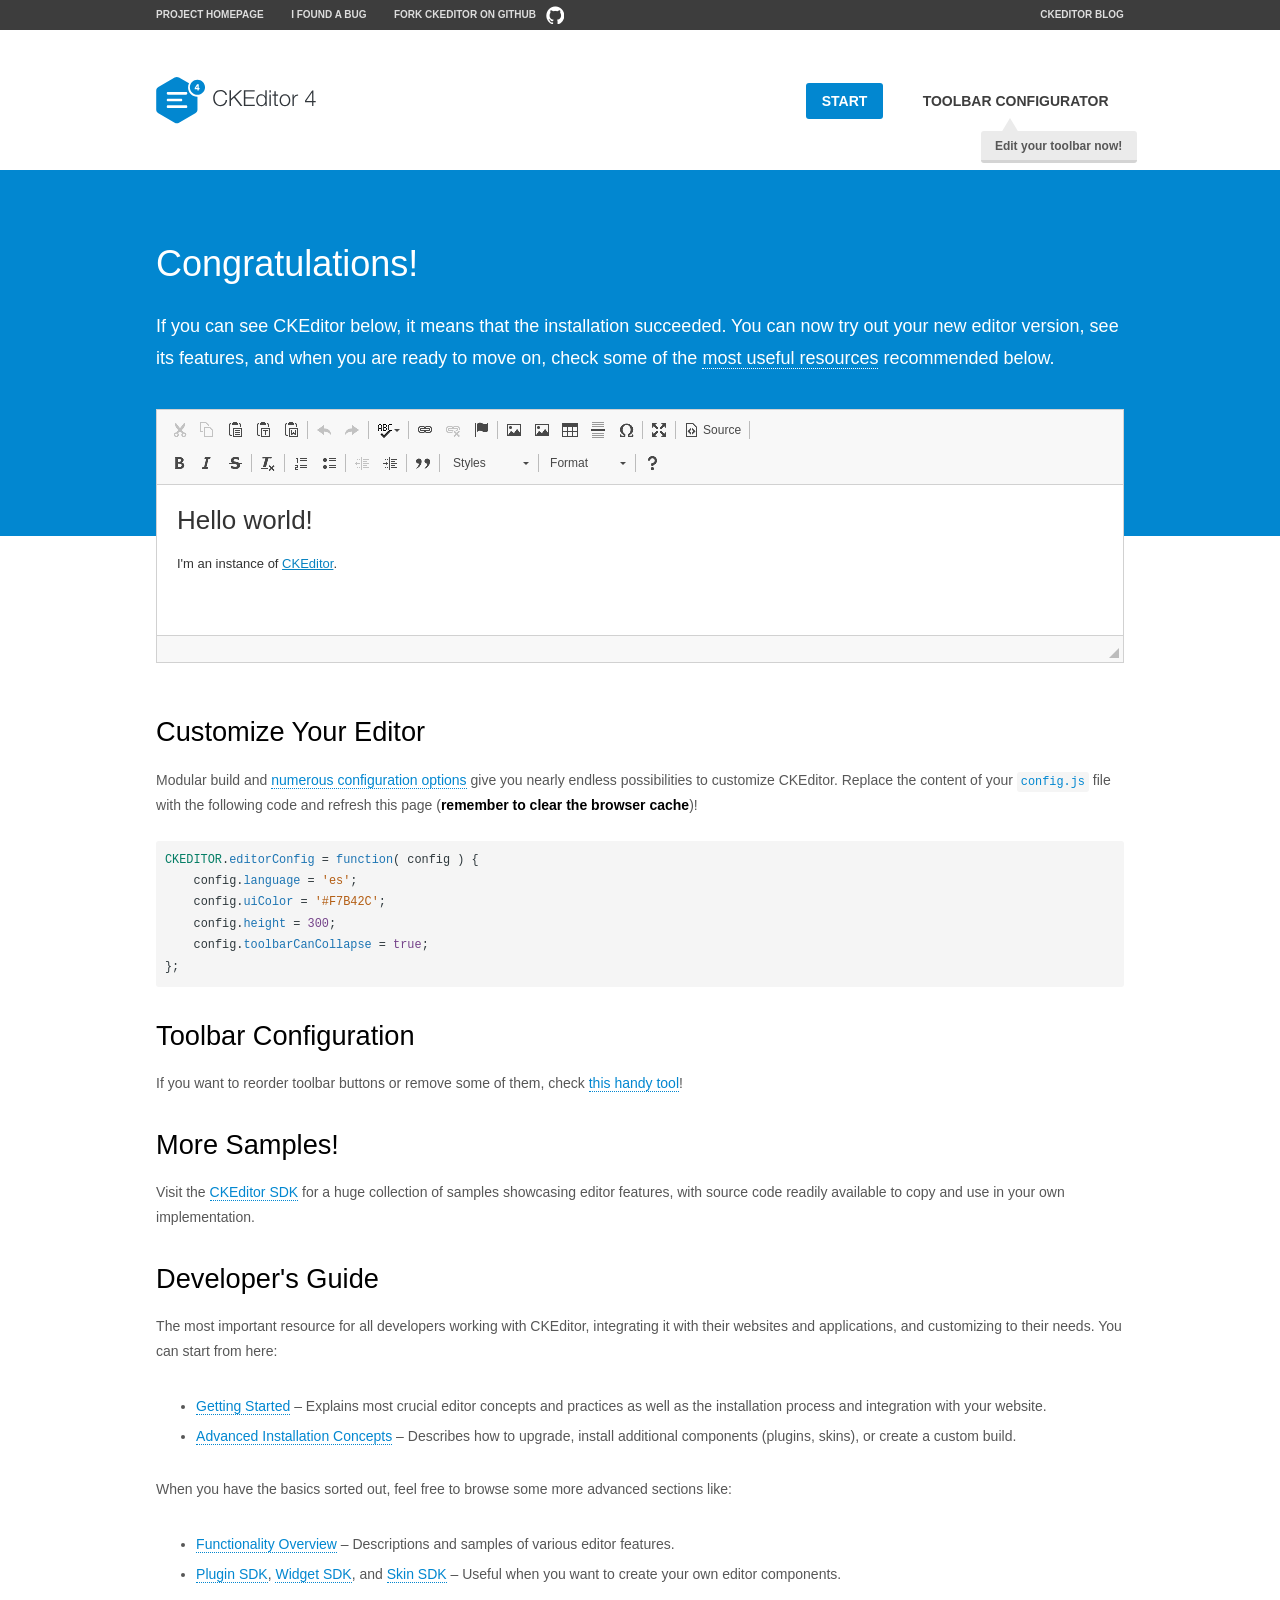
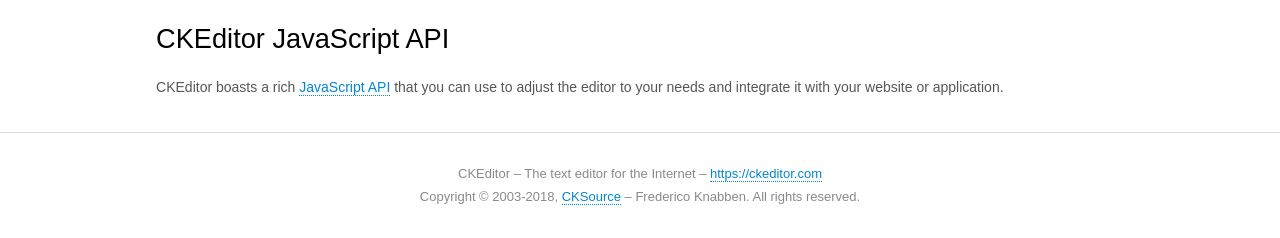
<file: bootstrap/plugins/ckeditor/samples/index.html>
<!DOCTYPE html>
<!--
Copyright (c) 2003-2018, CKSource - Frederico Knabben. All rights reserved.
For licensing, see LICENSE.md or https://ckeditor.com/legal/ckeditor-oss-license
-->
<html>
<head>
	<meta charset="utf-8">
	<title>CKEditor Sample</title>
	<script src="../ckeditor.js"></script>
	<script src="js/sample.js"></script>
	<link rel="stylesheet" href="css/samples.css">
	<link rel="stylesheet" href="toolbarconfigurator/lib/codemirror/neo.css">
</head>
<body id="main">

<nav class="navigation-a">
	<div class="grid-container">
		<ul class="navigation-a-left grid-width-70">
			<li><a href="https://ckeditor.com/ckeditor-4/">Project Homepage</a></li>
			<li><a href="https://github.com/ckeditor/ckeditor-dev/issues">I found a bug</a></li>
			<li><a href="http://github.com/ckeditor/ckeditor-dev" class="icon-pos-right icon-navigation-a-github">Fork CKEditor on GitHub</a></li>
		</ul>
		<ul class="navigation-a-right grid-width-30">
			<li><a href="https://ckeditor.com/blog/">CKEditor Blog</a></li>
		</ul>
	</div>
</nav>

<header class="header-a">
	<div class="grid-container">
		<h1 class="header-a-logo grid-width-30">
			<a href="index.html"><img src="img/logo.svg" onerror="this.src='img/logo.png'; this.onerror=null;" alt="CKEditor Sample"></a>
		</h1>

		<nav class="navigation-b grid-width-70">
			<ul>
				<li><a href="index.html" class="button-a button-a-background">Start</a></li>
				<li><a href="toolbarconfigurator/index.html" class="button-a">Toolbar configurator <span class="balloon-a balloon-a-nw">Edit your toolbar now!</span></a></li>
			</ul>
		</nav>
	</div>
</header>

<main>
	<div class="adjoined-top">
		<div class="grid-container">
			<div class="content grid-width-100">
				<h1>Congratulations!</h1>
				<p>
					If you can see CKEditor below, it means that the installation succeeded.
					You can now try out your new editor version, see its features, and when you are ready to move on, check some of the <a href="#sample-customize">most useful resources</a> recommended below.
				</p>
			</div>
		</div>
	</div>
	<div class="adjoined-bottom">
		<div class="grid-container">
			<div class="grid-width-100">
				<div id="editor">
					<h1>Hello world!</h1>
					<p>I'm an instance of <a href="https://ckeditor.com">CKEditor</a>.</p>
				</div>
			</div>
		</div>
	</div>

	<div class="grid-container">
		<div class="content grid-width-100">
			<section id="sample-customize">
				<h2>Customize Your Editor</h2>
				<p>Modular build and <a href="https://docs.ckeditor.com/ckeditor4/docs/#!/guide/dev_configuration">numerous configuration options</a> give you nearly endless possibilities to customize CKEditor. Replace the content of your <code><a href="../config.js">config.js</a></code> file with the following code and refresh this page (<strong>remember to clear the browser cache</strong>)!</p>
		<pre class="cm-s-neo CodeMirror"><code><span style="padding-right: 0.1px;"><span class="cm-variable">CKEDITOR</span>.<span class="cm-property">editorConfig</span> <span class="cm-operator">=</span> <span class="cm-keyword">function</span>( <span class="cm-def">config</span> ) {</span>
<span style="padding-right: 0.1px;"><span class="cm-tab">	</span><span class="cm-variable-2">config</span>.<span class="cm-property">language</span> <span class="cm-operator">=</span> <span class="cm-string">'es'</span>;</span>
<span style="padding-right: 0.1px;"><span class="cm-tab">	</span><span class="cm-variable-2">config</span>.<span class="cm-property">uiColor</span> <span class="cm-operator">=</span> <span class="cm-string">'#F7B42C'</span>;</span>
<span style="padding-right: 0.1px;"><span class="cm-tab">	</span><span class="cm-variable-2">config</span>.<span class="cm-property">height</span> <span class="cm-operator">=</span> <span class="cm-number">300</span>;</span>
<span style="padding-right: 0.1px;"><span class="cm-tab">	</span><span class="cm-variable-2">config</span>.<span class="cm-property">toolbarCanCollapse</span> <span class="cm-operator">=</span> <span class="cm-atom">true</span>;</span>
<span style="padding-right: 0.1px;">};</span></code></pre>
			</section>

			<section>
				<h2>Toolbar Configuration</h2>
				<p>If you want to reorder toolbar buttons or remove some of them, check <a href="toolbarconfigurator/index.html">this handy tool</a>!</p>
			</section>

			<section>
				<h2>More Samples!</h2>
				<p>Visit the <a href="https://sdk.ckeditor.com">CKEditor SDK</a> for a huge collection of samples showcasing editor features, with source code readily available to copy and use in your own implementation.</p>
			</section>

			<section>
				<h2>Developer's Guide</h2>
				<p>The most important resource for all developers working with CKEditor, integrating it with their websites and applications, and customizing to their needs. You can start from here:</p>
				<ul>
					<li><a href="https://docs.ckeditor.com/ckeditor4/docs/#!/guide/dev_installation">Getting Started</a> &ndash; Explains most crucial editor concepts and practices as well as the installation process and integration with your website.</li>
					<li><a href="https://docs.ckeditor.com/ckeditor4/docs/#!/guide/dev_advanced_installation">Advanced Installation Concepts</a> &ndash; Describes how to upgrade, install additional components (plugins, skins), or create a custom build.</li>
				</ul>
					<p>When you have the basics sorted out, feel free to browse some more advanced sections like:</p>
				<ul>
					<li><a href="https://docs.ckeditor.com/ckeditor4/docs/#!/guide/dev_features">Functionality Overview</a> &ndash; Descriptions and samples of various editor features.</li>
					<li><a href="https://docs.ckeditor.com/ckeditor4/docs/#!/guide/plugin_sdk_intro">Plugin SDK</a>, <a href="https://docs.ckeditor.com/ckeditor4/docs/#!/guide/widget_sdk_intro">Widget SDK</a>, and <a href="https://docs.ckeditor.com/ckeditor4/docs/#!/guide/skin_sdk_intro">Skin SDK</a> &ndash; Useful when you want to create your own editor components.</li>
				</ul>
			</section>

			<section>
				<h2>CKEditor JavaScript API</h2>
				<p>CKEditor boasts a rich <a href="https://docs.ckeditor.com/ckeditor4/docs/#!/api">JavaScript API</a> that you can use to adjust the editor to your needs and integrate it with your website or application.</p>
			</section>
		</div>
	</div>
</main>

<footer class="footer-a grid-container">
	<div class="grid-container">
		<p class="grid-width-100">
			CKEditor &ndash; The text editor for the Internet &ndash; <a class="samples" href="https://ckeditor.com/">https://ckeditor.com</a>
		</p>
		<p class="grid-width-100" id="copy">
			Copyright &copy; 2003-2018, <a class="samples" href="https://cksource.com/">CKSource</a> &ndash; Frederico Knabben. All rights reserved.
		</p>
	</div>
</footer>
<script>
	initSample();
</script>

</body>
</html>
</file>
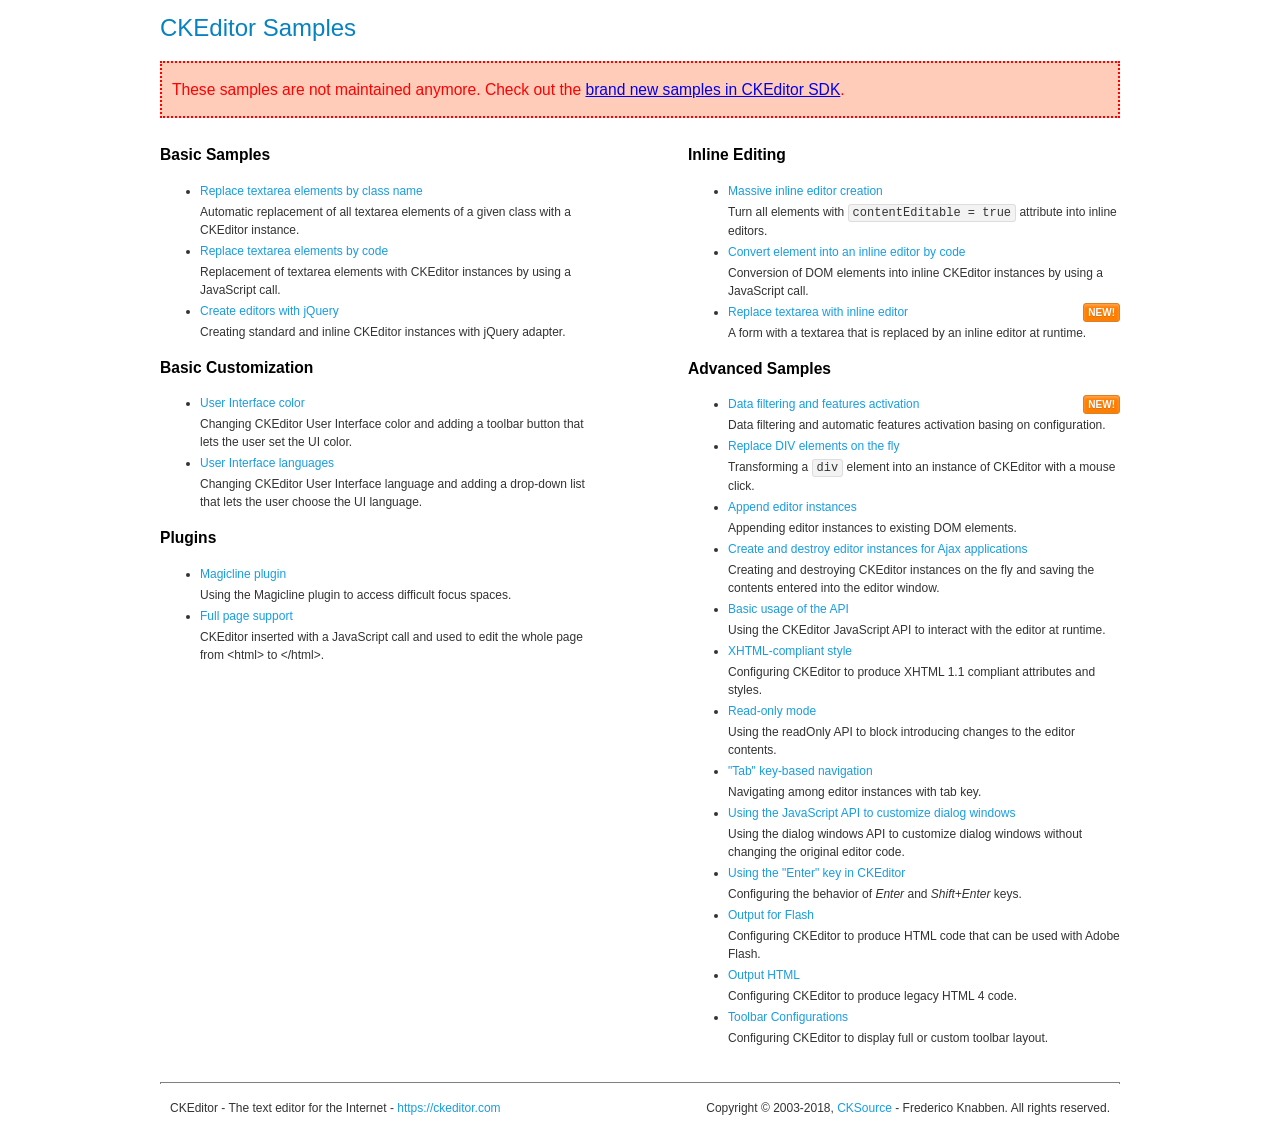
<file: bootstrap/plugins/ckeditor/samples/old/index.html>
<!DOCTYPE html>
<!--
Copyright (c) 2003-2018, CKSource - Frederico Knabben. All rights reserved.
For licensing, see LICENSE.md or https://ckeditor.com/legal/ckeditor-oss-license
-->
<html>
<head>
	<meta charset="utf-8">
	<title>CKEditor Samples</title>
	<link rel="stylesheet" href="sample.css">
</head>
<body>
	<h1 class="samples">
		CKEditor Samples
	</h1>
	<div class="warning deprecated">
		These samples are not maintained anymore. Check out the <a href="https://sdk.ckeditor.com/">brand new samples in CKEditor SDK</a>.
	</div>
	<div class="twoColumns">
		<div class="twoColumnsLeft">
			<h2 class="samples">
				Basic Samples
			</h2>
			<dl class="samples">
				<dt><a class="samples" href="replacebyclass.html">Replace textarea elements by class name</a></dt>
				<dd>Automatic replacement of all textarea elements of a given class with a CKEditor instance.</dd>

				<dt><a class="samples" href="replacebycode.html">Replace textarea elements by code</a></dt>
				<dd>Replacement of textarea elements with CKEditor instances by using a JavaScript call.</dd>

				<dt><a class="samples" href="jquery.html">Create editors with jQuery</a></dt>
				<dd>Creating standard and inline CKEditor instances with jQuery adapter.</dd>
			</dl>

			<h2 class="samples">
				Basic Customization
			</h2>
			<dl class="samples">
				<dt><a class="samples" href="uicolor.html">User Interface color</a></dt>
				<dd>Changing CKEditor User Interface color and adding a toolbar button that lets the user set the UI color.</dd>

				<dt><a class="samples" href="uilanguages.html">User Interface languages</a></dt>
				<dd>Changing CKEditor User Interface language and adding a drop-down list that lets the user choose the UI language.</dd>
			</dl>


			<h2 class="samples">Plugins</h2>
<dl class="samples">
<dt><a class="samples" href="magicline/magicline.html">Magicline plugin</a></dt>
<dd>Using the Magicline plugin to access difficult focus spaces.</dd>

<dt><a class="samples" href="wysiwygarea/fullpage.html">Full page support</a></dt>
<dd>CKEditor inserted with a JavaScript call and used to edit the whole page from &lt;html&gt; to &lt;/html&gt;.</dd>
</dl>
		</div>
		<div class="twoColumnsRight">
			<h2 class="samples">
				Inline Editing
			</h2>
			<dl class="samples">
				<dt><a class="samples" href="inlineall.html">Massive inline editor creation</a></dt>
				<dd>Turn all elements with <code>contentEditable = true</code> attribute into inline editors.</dd>

				<dt><a class="samples" href="inlinebycode.html">Convert element into an inline editor by code</a></dt>
				<dd>Conversion of DOM elements into inline CKEditor instances by using a JavaScript call.</dd>

				<dt><a class="samples" href="inlinetextarea.html">Replace textarea with inline editor</a> <span class="new">New!</span></dt>
				<dd>A form with a textarea that is replaced by an inline editor at runtime.</dd>

				
			</dl>

			<h2 class="samples">
				Advanced Samples
			</h2>
			<dl class="samples">
				<dt><a class="samples" href="datafiltering.html">Data filtering and features activation</a> <span class="new">New!</span></dt>
				<dd>Data filtering and automatic features activation basing on configuration.</dd>

				<dt><a class="samples" href="divreplace.html">Replace DIV elements on the fly</a></dt>
				<dd>Transforming a <code>div</code> element into an instance of CKEditor with a mouse click.</dd>

				<dt><a class="samples" href="appendto.html">Append editor instances</a></dt>
				<dd>Appending editor instances to existing DOM elements.</dd>

				<dt><a class="samples" href="ajax.html">Create and destroy editor instances for Ajax applications</a></dt>
				<dd>Creating and destroying CKEditor instances on the fly and saving the contents entered into the editor window.</dd>

				<dt><a class="samples" href="api.html">Basic usage of the API</a></dt>
				<dd>Using the CKEditor JavaScript API to interact with the editor at runtime.</dd>

				<dt><a class="samples" href="xhtmlstyle.html">XHTML-compliant style</a></dt>
				<dd>Configuring CKEditor to produce XHTML 1.1 compliant attributes and styles.</dd>

				<dt><a class="samples" href="readonly.html">Read-only mode</a></dt>
				<dd>Using the readOnly API to block introducing changes to the editor contents.</dd>

				<dt><a class="samples" href="tabindex.html">"Tab" key-based navigation</a></dt>
				<dd>Navigating among editor instances with tab key.</dd>


				
<dt><a class="samples" href="dialog/dialog.html">Using the JavaScript API to customize dialog windows</a></dt>
<dd>Using the dialog windows API to customize dialog windows without changing the original editor code.</dd>

<dt><a class="samples" href="enterkey/enterkey.html">Using the &quot;Enter&quot; key in CKEditor</a></dt>
<dd>Configuring the behavior of <em>Enter</em> and <em>Shift+Enter</em> keys.</dd>

<dt><a class="samples" href="htmlwriter/outputforflash.html">Output for Flash</a></dt>
<dd>Configuring CKEditor to produce HTML code that can be used with Adobe Flash.</dd>

<dt><a class="samples" href="htmlwriter/outputhtml.html">Output HTML</a></dt>
<dd>Configuring CKEditor to produce legacy HTML 4 code.</dd>

<dt><a class="samples" href="toolbar/toolbar.html">Toolbar Configurations</a></dt>
<dd>Configuring CKEditor to display full or custom toolbar layout.</dd>

			</dl>
		</div>
	</div>
	<div id="footer">
		<hr>
		<p>
			CKEditor - The text editor for the Internet - <a class="samples" href="https://ckeditor.com/">https://ckeditor.com</a>
		</p>
		<p id="copy">
			Copyright &copy; 2003-2018, <a class="samples" href="https://cksource.com/">CKSource</a> - Frederico Knabben. All rights reserved.
		</p>
	</div>
</body>
</html>
</file>
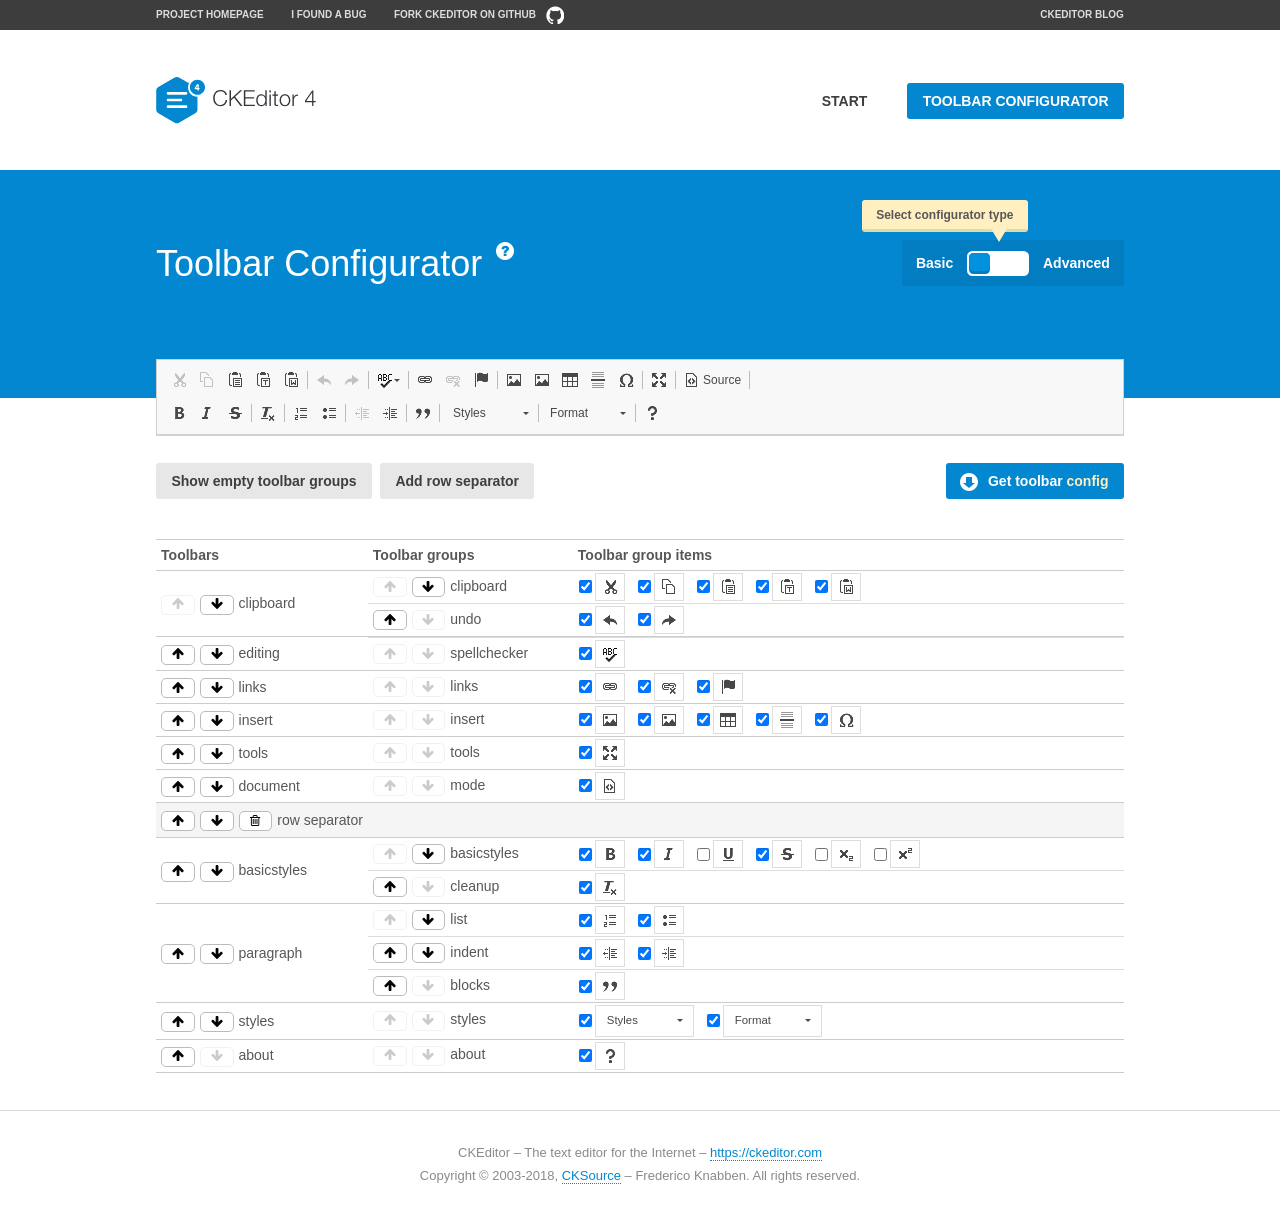
<file: bootstrap/plugins/ckeditor/samples/toolbarconfigurator/index.html>
<!DOCTYPE html>
<!--
Copyright (c) 2003-2018, CKSource - Frederico Knabben. All rights reserved.
For licensing, see LICENSE.md or https://ckeditor.com/legal/ckeditor-oss-license
-->
<!--[if IE 8]><html class="ie8"><![endif]-->
<!--[if gt IE 8]><html><![endif]-->
<!--[if !IE]><!--><html><!--<![endif]-->
<head>
	<meta charset="utf-8">
	<title>Toolbar Configurator</title>
	<script src="../../ckeditor.js"></script>
	<script>
		if ( CKEDITOR.env.ie && CKEDITOR.env.version < 9 )
			CKEDITOR.tools.enableHtml5Elements( document );
	</script>
	<link rel="stylesheet" href="lib/codemirror/codemirror.css">
	<link rel="stylesheet" href="lib/codemirror/show-hint.css">
	<link rel="stylesheet" href="lib/codemirror/neo.css">
	<link rel="stylesheet" href="css/fontello.css">
	<link rel="stylesheet" href="../css/samples.css">
</head>
<body id="toolbar">

<nav class="navigation-a">
	<div class="grid-container">
		<ul class="navigation-a-left grid-width-70">
			<li><a href="https://ckeditor.com/ckeditor-4/">Project Homepage</a></li>
			<li><a href="https://github.com/ckeditor/ckeditor-dev/issues">I found a bug</a></li>
			<li><a href="http://github.com/ckeditor/ckeditor-dev" class="icon-pos-right icon-navigation-a-github">Fork CKEditor on GitHub</a></li>
		</ul>
		<ul class="navigation-a-right grid-width-30">
			<li><a href="https://ckeditor.com/blog/">CKEditor Blog</a></li>
		</ul>
	</div>
</nav>

<header class="header-a">
	<div class="grid-container">
		<h1 class="header-a-logo grid-width-30">
			<a href="../index.html"><img src="../img/logo.svg" onerror="this.src='../img/logo.png'; this.onerror=null;" alt="CKEditor Logo"></a>
		</h1>
		<nav class="navigation-b grid-width-70">
			<ul>
				<li><a href="../index.html"  class="button-a">Start</a></li>
				<li><a href="index.html"  class="button-a button-a-background">Toolbar configurator</a></li>
			</ul>
		</nav>
	</div>
</header>

<main>
	<div class="adjoined-top">
		<div class="grid-container">
			<div class="content grid-width-100">
				<div class="grid-container-nested">
					<h1 class="grid-width-60">
						Toolbar Configurator
						<a href="#help-content" type="button" title="Configurator help" id="help" class="button-a button-a-background button-a-no-text icon-pos-left icon-question-mark">Help</a>
					</h1>

					<div class="grid-width-40 grid-switch-magic">
						<div class="switch">
							<span class="balloon-a balloon-a-se">Select configurator type</span>
							<input type="radio" name="radio" data-num="1" id="radio-basic" />
							<input type="radio" name="radio" data-num="2" id="radio-advanced" />
							<label data-for="1" for="radio-basic">Basic</label>
							<span class="switch-inner">
								<span class="handler"></span>
							</span>
							<label data-for="2" for="radio-advanced">Advanced</label>
						</div>
					</div>
				</div>
			</div>
		</div>
	</div>
	<div class="adjoined-bottom">
		<div class="grid-container">
			<div class="grid-width-100">
				<div class="editors-container">
					<div id="editor-basic"></div>
					<div id="editor-advanced"></div>
				</div>
			</div>
		</div>
	</div>

	<div class="grid-container configurator">
		<div class="content grid-width-100">
			<div class="configurator">
				<div>
					<div id="toolbarModifierWrapper"></div>
				</div>
			</div>
		</div>
	</div>

	<div id="help-content">
		<div class="grid-container">
			<div class="grid-width-100">
				<h2>What Am I Doing Here?</h2>

				<div class="grid-container grid-container-nested">
					<div class="basic">
						<div class="grid-width-50">
							<p>Arrange <a href="https://docs.ckeditor.com/ckeditor4/docs/#!/api/CKEDITOR.config-cfg-toolbarGroups">toolbar groups</a>, toggle <a href="https://docs.ckeditor.com/ckeditor4/docs/#!/api/CKEDITOR.config-cfg-removeButtons">button visibility</a> according to your needs and get your toolbar configuration.</p>
							<p>You can replace the content of the <a href="../../config.js"><code>config.js</code></a> file with the generated configuration. If you already set some configuration options you will need to merge both configurations.</p>
						</div>
						<div class="grid-width-50">
							<p>Read more about different ways of <a href="https://docs.ckeditor.com/ckeditor4/docs/#!/guide/dev_configuration">setting configuration</a> and do not forget about <strong>clearing browser cache</strong>.</p>
							<p>Arranging toolbar groups is the recommended way of configuring the toolbar, but if you need more freedom you can use the <a href="#advanced">advanced configurator</a>.</p>
						</div>
					</div>
					<div class="advanced" style="display: none;">
						<div class="grid-width-50">
							<p>With this code editor you can edit your <a href="https://docs.ckeditor.com/ckeditor4/docs/#!/api/CKEDITOR.config-cfg-toolbar">toolbar configuration</a> live.</p>
							<p>You can replace the content of the <a href="../../config.js"><code>config.js</code></a> file with the generated configuration. If you already set some configuration options you will need to merge both configurations.</p>
						</div>
						<div class="grid-width-50">
							<p>Read more about different ways of <a href="https://docs.ckeditor.com/ckeditor4/docs/#!/guide/dev_configuration">setting configuration</a> and do not forget about <strong>clearing browser cache</strong>.</p>
						</div>
					</div>
				</div>

				<p class="grid-container grid-container-nested">
					<button type="button" class="help-content-close grid-width-100 button-a button-a-background">Got it. Let's play!</button>
				</p>
			</div>
		</div>
	</div>
</main>

<footer class="footer-a grid-container">
	<p class="grid-width-100">
		CKEditor &ndash; The text editor for the Internet &ndash; <a class="samples" href="https://ckeditor.com/">https://ckeditor.com</a>
	</p>
	<p class="grid-width-100" id="copy">
		Copyright &copy; 2003-2018, <a class="samples" href="https://cksource.com/">CKSource</a> &ndash; Frederico Knabben. All rights reserved.
	</p>
</footer>

<script src="lib/codemirror/codemirror.js"></script>
<script src="lib/codemirror/javascript.js"></script>
<script src="lib/codemirror/show-hint.js"></script>

<script src="js/fulltoolbareditor.js"></script>
<script src="js/abstracttoolbarmodifier.js"></script>
<script src="js/toolbarmodifier.js"></script>
<script src="js/toolbartextmodifier.js"></script>
<script src="../js/sf.js"></script>

<script>
	( function() {
		'use strict';

		var mode = ( window.location.hash.substr( 1 ) === 'advanced' ) ? 'advanced' : 'basic',
			configuratorSection = CKEDITOR.document.findOne( 'main > .grid-container.configurator' ),
			basicInstruction = CKEDITOR.document.findOne( '#help-content .basic' ),
			advancedInstruction = CKEDITOR.document.findOne( '#help-content .advanced' ),

			// Configurator mode switcher.
			modeSwitchBasic = CKEDITOR.document.getById( 'radio-basic' ),
			modeSwitchAdvanced = CKEDITOR.document.getById( 'radio-advanced' );

		// Initial setup
		function updateSwitcher() {
			if ( mode === 'advanced' ) {
				modeSwitchAdvanced.$.checked = true;
			} else {
				modeSwitchBasic.$.checked = true;
			}
		}

		updateSwitcher();

		CKEDITOR.document.getWindow().on( 'hashchange', function( e ) {
			var hash = window.location.hash.substr( 1 );
			if ( !( hash === 'advanced' || hash === 'basic' ) ) {
				return;
			}
			mode = hash;
			onToolbarsDone( mode );
		} );

		CKEDITOR.document.getWindow().on( 'resize', function() {
			updateToolbar( ( mode === 'basic' ? toolbarModifier : toolbarTextModifier )[ 'editorInstance' ] );
		} );

		function onRefresh( modifier ) {
			modifier = modifier || this;

			if ( mode === 'basic' && modifier instanceof ToolbarConfigurator.ToolbarTextModifier ) {
				return;
			}

			// CodeMirror container becomes visible, so we need to refresh and to avoid rendering problems.
			if ( mode === 'advanced' && modifier instanceof ToolbarConfigurator.ToolbarTextModifier ) {
				modifier.codeContainer.refresh();
			}

			updateToolbar( modifier.editorInstance );
		}

		function updateToolbar( editor ) {
			var editorContainer = editor.container;

			// Not always editor is loaded.
			if ( !editorContainer ) {
				return;
			}

			var displayStyle = editorContainer.getStyle( 'display' );

			editorContainer.setStyle( 'display', 'block' );

			var newHeight = editorContainer.getSize( 'height' );

			var newMarginTop = parseInt( editorContainer.getComputedStyle( 'margin-top' ), 10 );
			newMarginTop = ( isNaN( newMarginTop ) ? 0 : Number( newMarginTop ) );

			var newMarginBottom = parseInt( editorContainer.getComputedStyle( 'margin-bottom' ), 10 );
			newMarginBottom = ( isNaN( newMarginBottom ) ? 0 : Number( newMarginBottom ) );

			var result = newHeight + newMarginTop + newMarginBottom;

			editorContainer.setStyle( 'display', displayStyle );

			editor.container.getAscendant( 'div' ).setStyle( 'height', result + 'px' );
		}

		var toolbarModifier = new ToolbarConfigurator.ToolbarModifier( 'editor-basic' );

		var done = 0;
		toolbarModifier.init( onToolbarInit );
		toolbarModifier.onRefresh = onRefresh;

		CKEDITOR.document.getById( 'toolbarModifierWrapper' ).append( toolbarModifier.mainContainer );

		var toolbarTextModifier = new ToolbarConfigurator.ToolbarTextModifier( 'editor-advanced' );
		toolbarTextModifier.init( onToolbarInit );
		toolbarTextModifier.onRefresh = onRefresh;

		function onToolbarInit() {
			if ( ++done === 2 ) {
				onToolbarsDone();

				positionSticky.watch( CKEDITOR.document.findOne( '.toolbar' ), function() {
					return mode === 'advanced';
				} );
			}
		}

		function onToolbarsDone() {
			if ( mode === 'basic' ) {
				toggleModeBasic( false );
			} else {
				toggleModeAdvanced( false );
			}

			updateSwitcher();

			setTimeout( function() {
				CKEDITOR.document.findOne( '.editors-container' ).addClass( 'active' );
				CKEDITOR.document.findOne( '#toolbarModifierWrapper' ).addClass( 'active' );
			}, 200 );
		}

		CKEDITOR.document.getById( 'toolbarModifierWrapper' ).append( toolbarTextModifier.mainContainer );

		function toogleModeSwitch( onElement, offElement, onModifier, offModifier ) {
			onElement.addClass( 'fancy-button-active' );
			offElement.removeClass( 'fancy-button-active' );

			onModifier.showUI();
			offModifier.hideUI();
		}

		function toggleModeBasic( callOnRefresh ) {
			callOnRefresh = ( callOnRefresh !== false );
			mode = 'basic';
			window.location.hash = '#basic';
			toogleModeSwitch( modeSwitchBasic, modeSwitchAdvanced, toolbarModifier, toolbarTextModifier );

			configuratorSection.removeClass( 'freed-width' );
			basicInstruction.show();
			advancedInstruction.hide();

			callOnRefresh && onRefresh( toolbarModifier );
		}

		function toggleModeAdvanced( callOnRefresh ) {
			callOnRefresh = ( callOnRefresh !== false );
			mode = 'advanced';
			window.location.hash = '#advanced';
			toogleModeSwitch( modeSwitchAdvanced, modeSwitchBasic, toolbarTextModifier, toolbarModifier );

			configuratorSection.addClass( 'freed-width' );
			advancedInstruction.show();
			basicInstruction.hide();

			callOnRefresh && onRefresh( toolbarTextModifier );
		}

		modeSwitchBasic.on( 'click', toggleModeBasic );
		modeSwitchAdvanced.on( 'click', toggleModeAdvanced );

		//
		// Position:sticky for the toolbar.
		//

		// Will make elements behave like they were styled with position:sticky.
		var positionSticky = {
			// Store object: {
			// 		element: CKEDITOR.dom.element, // Element which will float.
			// 		placeholder: CKEDITOR.dom.element, // Placeholder which is place to prevent page bounce.
			// 		isFixed: boolean // Whether element float now.
			// }
			watched: [],

			active: [],

			staticContainer: null,

			init: function() {
				var element = CKEDITOR.dom.element.createFromHtml(
					'<div class="staticContainer">' +
						'<div class="grid-container" >' +
							'<div class="grid-width-100">' +
								'<div class="inner"></div>' +
							'</div>' +
						'</div>' +
					'</div>' );

				this.staticContainer = element.findOne( '.inner' );

				CKEDITOR.document.getBody().append( element );
			},

			watch: function( element, preventFunc ) {
				this.watched.push( {
					element: element,
					placeholder: new CKEDITOR.dom.element( 'div' ),
					isFixed: false,
					preventFunc: preventFunc
				} );
			},

			checkAll: function() {
				for ( var i = 0; i < this.watched.length; i++ ) {
					this.check( this.watched[ i ] );
				}
			},

			check: function( element ) {
				var isFixed = element.isFixed;
				var shouldBeFixed = this.shouldBeFixed( element );

				// Nothing to be done.
				if ( isFixed === shouldBeFixed ) {
					return;
				}

				var placeholder = element.placeholder;

				if ( isFixed ) {
					// Unfixing.

					element.element.insertBefore( placeholder );
					placeholder.remove();

					element.element.removeStyle( 'margin' );

					this.active.splice( CKEDITOR.tools.indexOf( this.active, element ), 1 );

				} else {
					// Fixing.
					placeholder.setStyle( 'width', element.element.getSize( 'width' ) + 'px' );
					placeholder.setStyle( 'height', element.element.getSize( 'height' ) + 'px' );
					placeholder.setStyle( 'margin-bottom', element.element.getComputedStyle( 'margin-bottom' ) );
					placeholder.setStyle( 'display', element.element.getComputedStyle( 'display' ) );
					placeholder.insertAfter( element.element );

					this.staticContainer.append( element.element );

					this.active.push( element );
				}

				element.isFixed = !element.isFixed;
			},

			shouldBeFixed: function( element ) {
				if ( element.preventFunc && element.preventFunc() ) {
					return false;
				}

				// If element is already fixed we are checking it's placeholder.
				var related = ( element.isFixed ? element.placeholder : element.element ),
					clientRect = related.$.getBoundingClientRect(),
					staticHeight = this.staticContainer.getSize('height' ),
					elemHeight = element.element.getSize( 'height' );

				if ( element.isFixed ) {
					return ( clientRect.top + elemHeight < staticHeight );
				} else {
					return ( clientRect.top < staticHeight );
				}
			}
		};

		positionSticky.init();

		CKEDITOR.document.getWindow().on( 'scroll',
			new CKEDITOR.tools.eventsBuffer( 100, positionSticky.checkAll, positionSticky ).input
		);

		// Make the toolbar sticky.
		positionSticky.watch( CKEDITOR.document.findOne( '.editors-container' ) );

		// Help button and help-content.
		( function() {
			var helpButton = CKEDITOR.document.getById( 'help' ),
				helpContent = CKEDITOR.document.getById( 'help-content' );

			// Don't show help button on IE8 because it's unsupported by Pico Modal.
			if ( CKEDITOR.env.ie && CKEDITOR.env.version == 8 ) {
				helpButton.hide();
			} else {
				// Display help modal when the button is clicked.
				helpButton.on( 'click', function( evt ) {
					SF.modal( {
						// Clone modal content from DOM.
						content: helpContent.getHtml(),

						afterCreate: function( modal ) {
							// Enable modal content button to close the modal.
							new CKEDITOR.dom.element( modal.modalElem() ).findOne( '.help-content-close' ).once( 'click', modal.close );
						}
					} ).show();
				} );
			}
		} )();
	} )();
</script>
</body>
</html>
</file>
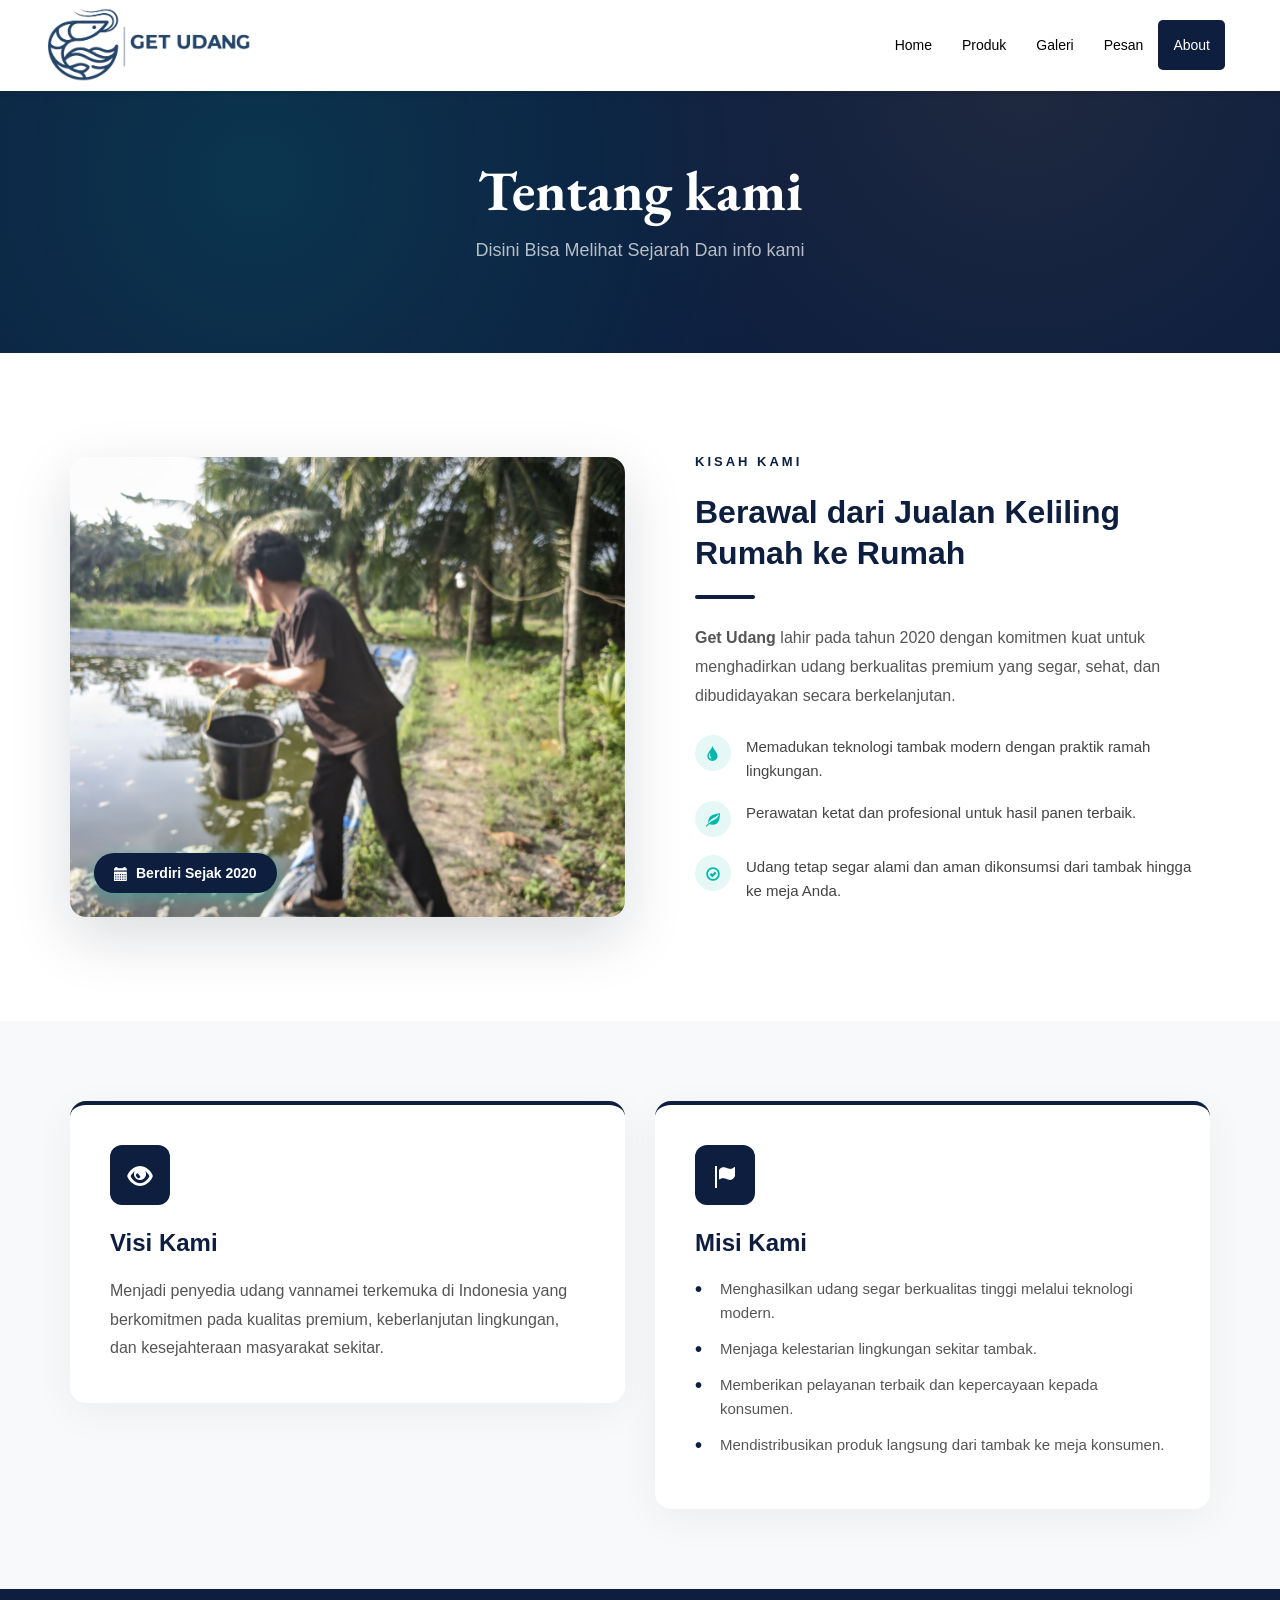
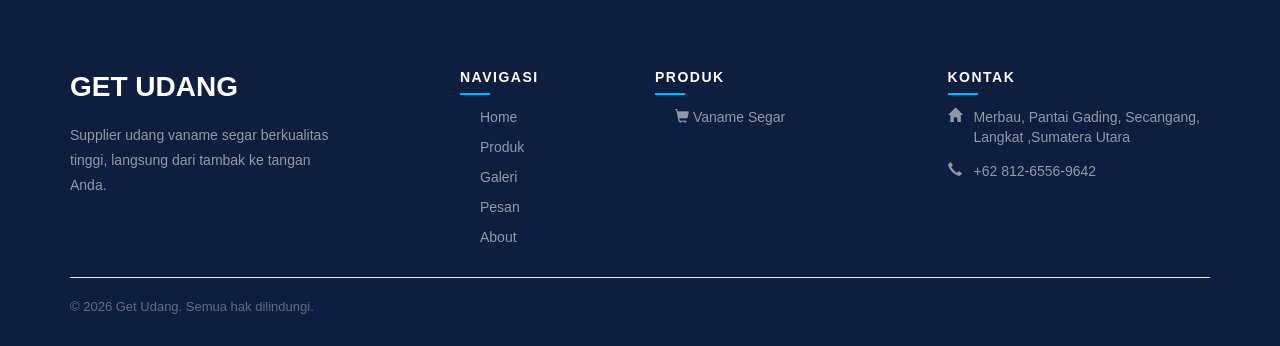
<file: about.html>
<!DOCTYPE html>
<html lang="en">
<head>
    <meta charset="UTF-8">
    <meta name="viewport" content="width=device-width, initial-scale=1.0">
    <title>About Get Udang</title>
    <link rel="stylesheet" href="bootstrap/css/bootstrap.min.css">
    <link rel="stylesheet" href="index.css">
	  <link rel="stylesheet" href="about.css">
    <link rel="icon" type="image/png" sizes="512x512" href="images/Logo1(1)(1).png">
</head>
<body>
    <nav class="navbar navbar-color navbar-fixed-top">
      <div class="container">
        <div class="navbar-header">
            <button type="button" class="navbar-toggle collapsed" data-toggle="collapse" data-target="#bs-example-navbar-collapse-1" aria-expanded="false">
              <span class="sr-only">Toggle Nav</span>
              <span class="icon-bar"></span>
              <span class="icon-bar"></span>
              <span class="icon-bar"></span>
          </button>
        <a class="navbar-brand" href="#">
            <img src="images/Logo1(2).png">
        </a>
      </div>
      
      <div class="collapse navbar-collapse " id="bs-example-navbar-collapse-1">
        <ul class="nav navbar-nav navbar-right hover-huruf">
        <li><a href="index.html">Home<span class="sr-only">(current)</span></a></li>
        <li><a href="produk.html">Produk</a></li>
        <li><a href="galeri.html">Galeri</a></li>
        <li><a href="pesan.html">Pesan</a></li>
        <li class="active"><a href="about.html">About</a></li>
        </ul>
      </div>
      </div>
	</nav>	

	<div class="page-header-custom">
		<h1>Tentang kami</h1>
			<p>Disini Bisa Melihat Sejarah Dan info kami</p>
	</div>



    <section class="feature-section">
      <div class="container">
        <div class="row feature-row">

          <div class="col-md-6">
            <div class="feature-img-wrapper">
              <img src="images/Tamabak-about.jpg" class="img-responsive feature-img" alt="Tambak Get Udang">
              <div class="img-experience-badge">
                <i class="glyphicon glyphicon-calendar"></i> Berdiri Sejak 2020
              </div>
            </div>
          </div>
          

          <div class="col-md-6">
              <div class="feature-body">
                <span class="section-label">Kisah Kami</span>
                <h2 class="section-title">Berawal dari Jualan <span class="text-highlight">Keliling Rumah ke Rumah</span></h2>
                <div class="section-divider"></div>
                
              <p class="feature-text">
                <strong>Get Udang</strong> lahir pada tahun 2020 dengan komitmen kuat untuk menghadirkan udang berkualitas premium yang segar, sehat, dan dibudidayakan secara berkelanjutan.
              </p>

              
              <ul class="feature-list">
                <li>
                  <span class="icon"><i class="glyphicon glyphicon-tint"></i></span>
                  <span>Memadukan teknologi tambak modern dengan praktik ramah lingkungan.</span>
                </li>
                <li>
                  <span class="icon"><i class="glyphicon glyphicon-leaf"></i></span>
                  <span>Perawatan ketat dan profesional untuk hasil panen terbaik.</span>
                </li>
                <li>
                  <span class="icon"><i class="glyphicon glyphicon-ok-circle"></i></span>
                  <span>Udang tetap segar alami dan aman dikonsumsi dari tambak hingga ke meja Anda.</span>
                </li>
              </ul>
            
            </div>
          </div>
          
        </div>
      </div>
    </section>


    <section class="vision-mission-section">
        <div class="container">
            <div class="row">
            
                <div class="col-md-6">
                    <div class="vm-card vm-left">
                        <div class="vm-icon">
                            <i class="glyphicon glyphicon-eye-open"></i>
                        </div>
                        <h3 class="vm-title">Visi Kami</h3>
                        <p class="vm-text">
                            Menjadi penyedia udang vannamei terkemuka di Indonesia yang berkomitmen pada kualitas premium, keberlanjutan lingkungan, dan kesejahteraan masyarakat sekitar.
                        </p>
                    </div>
                </div>
                
                
                <div class="col-md-6">
                    <div class="vm-card vm-right">
                        <div class="vm-icon">
                            <i class="glyphicon glyphicon-flag"></i>
                        </div>
                        <h3 class="vm-title">Misi Kami</h3>
                        <ul class="vm-list">
                            <li>Menghasilkan udang segar berkualitas tinggi melalui teknologi modern.</li>
                            <li>Menjaga kelestarian lingkungan sekitar tambak.</li>
                            <li>Memberikan pelayanan terbaik dan kepercayaan kepada konsumen.</li>
                            <li>Mendistribusikan produk langsung dari tambak ke meja konsumen.</li>
                        </ul>
                    </div>
                </div>
            </div>
        </div>
    </section>



    <footer class="footer">
        <div class="container">
            <div class="row">
            
                <div class="col-md-4" style="margin-top:8px;">
                    <div class="footer-brand">GET UDANG</div>
                    <p class="footer-desc">Supplier udang vaname segar berkualitas tinggi, langsung dari tambak  ke tangan Anda.</p>
                </div>
                
                <div class="col-md-2 col-xs-6" style="margin-top:8px;">
                    <div class="footer-title">Navigasi</div>
                    <ul class="footer-links">
                        <li><a href="index.html">Home</a></li>
                        <li><a href="produk.html">Produk</a></li>
                        <li><a href="galeri.html">Galeri</a></li>
                        <li><a href="pesan.html">Pesan</a></li>
                        <li><a href="about.html">About</a></li>
                    </ul>
                </div>
                
              
                <div class="col-md-3 col-xs-6" style="margin-top:8px;">
                    <div class="footer-title">Produk</div>
                    <ul class="footer-links">
                        <li><a href="produk.html"><span class="glyphicon glyphicon-shopping-cart"></span> Vaname Segar</a></li>
                    </ul>
                </div>
                
            
            <div class="col-md-3 col-xs-6" style="margin-top:8px;">
              <div class="footer-title">Kontak</div>
                <div class="footer-contact-item">
                  <span class="glyphicon glyphicon-home"></span>
                  <span>Merbau, Pantai Gading, Secangang, Langkat ,Sumatera Utara</span>
                </div>

              <div class="footer-contact-item">
                <span class="glyphicon glyphicon-earphone"></span>
                <span>+62 812-6556-9642</span>
              </div>
            </div>
            </div>
            
            <hr class="footer-divider">
            
            <div class="footer-bottom">
                <span>© 2026 Get Udang. Semua hak dilindungi.</span>
            </div>
        </div>
    </footer>
<script src="bootstrap/js/jQuery.js"></script>
<script src="bootstrap/js/bootstrap.min.js"></script>
</body>
</html>
</file>
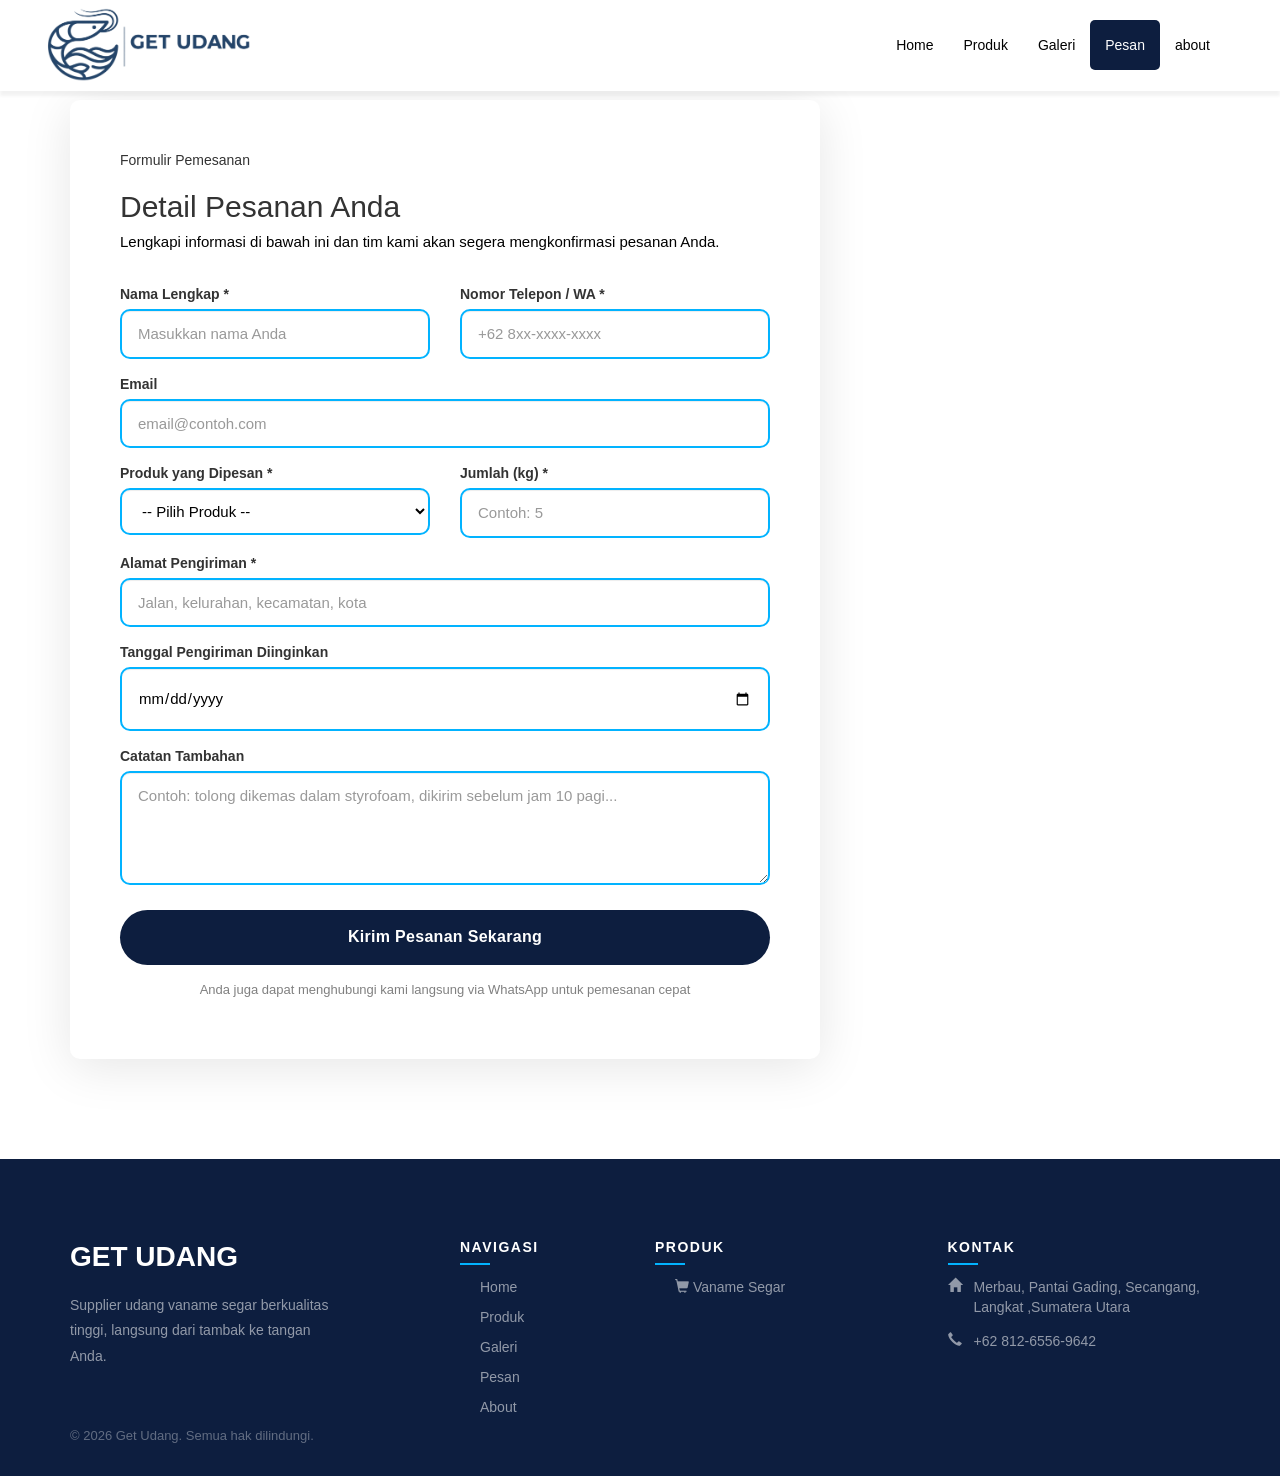
<file: pesan.html>
<!DOCTYPE html>
<html lang="en">
<head>
    <meta charset="UTF-8">
    <meta name="viewport" content="width=device-width, initial-scale=1.0">
    <title>Pesan Get Udang </title>
    <link rel="stylesheet" href="bootstrap/css/bootstrap.min.css">
    <link rel="stylesheet" href="index.css">
	  <link rel="stylesheet" href="pesan.css">
    <link rel="icon" type="image/png" sizes="512x512" href="images/Logo1(1)(1).png">
</head>
<body>
    <nav class="navbar navbar-color navbar-fixed-top">
      <div class="container">
          <div class="navbar-header">
            <button type="button" class="navbar-toggle collapsed" data-toggle="collapse" data-target="#bs-example-navbar-collapse-1" aria-expanded="false">
                <span class="sr-only">Toggle Nav</span>
                <span class="icon-bar"></span>
                <span class="icon-bar"></span>
                <span class="icon-bar"></span>
            </button>                             
            <a class="navbar-brand" href="#">
              <img src="images/Logo1(2).png">
            </a>
          </div>
        <div class="collapse navbar-collapse " id="bs-example-navbar-collapse-1">
          <ul class="nav navbar-nav navbar-right hover-huruf">
          <li><a href="index.html">Home<span class="sr-only">(current)</span></a></li>
          <li><a href="produk.html">Produk</a></li>
          <li><a href="galeri.html">Galeri</a></li>
          <li class="active"><a href="pesan.html">Pesan</a></li>
          <li><a href="about.html">about</a></li>
          </ul>
        </div>
      </div>
	  </nav>	


<section class="pesan-section">
  <div class="container">
    <div class="row">

		
      <div class="col-md-8">
        <div class="order-card">
          <span class="section-label">Formulir Pemesanan</span>
            <h2 class="section-title" style="font-size:30px;margin-bottom:8px;">Detail Pesanan Anda</h2>
              <div class="section-divider"></div>
                <p style="color:rgb(0, 0, 0);margin-bottom:32px;font-size:15px;">Lengkapi informasi di bawah ini dan tim kami akan segera mengkonfirmasi pesanan Anda.</p>

            
            <form action="pesan.php" method="get">
                <div class="row">
                  <div class="col-md-6">
                      <div class="form-group">
                        <label for="nama">Nama Lengkap *</label>
                        <input type="text" class="form-control" id="nama" placeholder="Masukkan nama Anda" required>
                      </div>
                  </div>
                    <div class="col-md-6">
                      <div class="form-group">
                          <label for="telepon">Nomor Telepon / WA *</label>
                          <input type="tel" class="form-control" id="telepon" placeholder="+62 8xx-xxxx-xxxx" required>
                      </div>
                    </div>
                  </div>

                  <div class="form-group">
                      <label for="email">Email</label>
                      <input type="email" class="form-control" id="email" placeholder="email@contoh.com">
                  </div>

                  <div class="row">
                    <div class="col-md-6">
                      <div class="form-group">
                        <label for="produk">Produk yang Dipesan *</label>
                        <select class="form-control" id="produk" required>
                          <option value="" disabled selected>-- Pilih Produk --</option>
                          <option>Udang Vaname Segar</option>
                        </select>
                      </div>
                    </div>

                    <div class="col-md-6">
                      <div class="form-group">
                        <label for="jumlah">Jumlah (kg) *</label>
                        <input type="number" class="form-control" id="jumlah" placeholder="Contoh: 5" min="1" required>
                      </div>
                    </div>

                  </div>

                  <div class="form-group">
                    <label for="alamat">Alamat Pengiriman *</label>
                    <input type="text" class="form-control" id="alamat" placeholder="Jalan, kelurahan, kecamatan, kota" required>
                  </div>

                  <div class="form-group">
                    <label for="tanggal">Tanggal Pengiriman Diinginkan</label>
                    <input type="date" class="form-control" id="tanggal">
                  </div>

                  <div class="form-group">
                    <label for="pesan">Catatan Tambahan</label>
                    <textarea class="form-control" id="pesan" rows="4" placeholder="Contoh: tolong dikemas dalam styrofoam, dikirim sebelum jam 10 pagi..." style="resize:vertical;"></textarea>
                  </div>

                  <button class="tombol-order" data-toggle= "modal" data-target="#myModal">
                      Kirim Pesanan Sekarang
                  </button>

                    

                  <p style="text-align:center;color:gray;font-size:13px;margin-top:16px;">
                      Anda juga dapat menghubungi kami langsung via WhatsApp untuk pemesanan cepat
                  </p>
                </div>
              </div>
            
            </form>

          </div>
        </div>
    </section>

        <div class="modal fade" id="myModal" tabindex="-1" role="dialog" aria-labelledby="myModalLabel">
            <div class="modal-dialog" role="document">
                <div class="modal-content">
                    <div class="modal-body">
                            <h4 style="text-align: center;">Pesanan Telah Terkirim</h4><br>
                            <div style="text-align: center;">
                                <span style="align-items: center;" class="glyphicon glyphicon-ok hijau"></span>
                            </div>
                                    </div>
    
                        <div class="modal-footer">
                            <button type="button" class="btn btn-primary" style="background: #0d1e3f;" data-dismiss="modal">Tutup
                            </button>
                        </div>

                </div>
            </div>
        </div>

    <footer class="footer">
        <div class="container">
            <div class="row">
          
                <div class="col-md-4" style="margin-top:8px;">
                    <div class="footer-brand">GET UDANG</div>
                    <p class="footer-desc">Supplier udang vaname segar berkualitas tinggi, langsung dari tambak  ke tangan Anda.</p>
                </div>
                        
                <div class="col-md-2 col-xs-6" style="margin-top:8px;">
                    <div class="footer-title"> Navigasi </div>
                    <ul class="footer-links">
                        <li><a href="index.html">Home</a></li>
                        <li><a href="produk.html">Produk</a></li>
                        <li><a href="galeri.html">Galeri</a></li>
                        <li><a href="pesan.html">Pesan</a></li>
                        <li><a href="about.html">About</a></li>
                    </ul>
                </div>
                
                    <div class="col-md-3 col-xs-6" style="margin-top:8px;">
                        <div class="footer-title">
                          Produk
                        </div>
                            <ul class="footer-links">
                                <li><a href="produk.html"><span class="glyphicon glyphicon-shopping-cart"></span> Vaname Segar</a></li>
                            </ul>
                    </div>
                
            
                <div class="col-md-3 col-xs-6" style="margin-top:8px;">
                    <div class="footer-title">Kontak</div>
                      <div class="footer-contact-item">
                          <span class="glyphicon glyphicon-home"></span>
                          <span>Merbau, Pantai Gading, Secangang, Langkat ,Sumatera Utara</span>
                      </div>
                      
                    <div class="footer-contact-item">
                          <span class="glyphicon glyphicon-earphone"></span>
                          <span>+62 812-6556-9642</span>
                    </div>
                </div>                  

          </div>
            
            
            <div class="footer-bottom">
                <span>© 2026 Get Udang. Semua hak dilindungi.</span>
            </div>
        </div>
    </footer>


<script src="bootstrap/js/jQuery.js"></script>
<script src="bootstrap/js/bootstrap.min.js"></script>
</body>
</html>
</file>
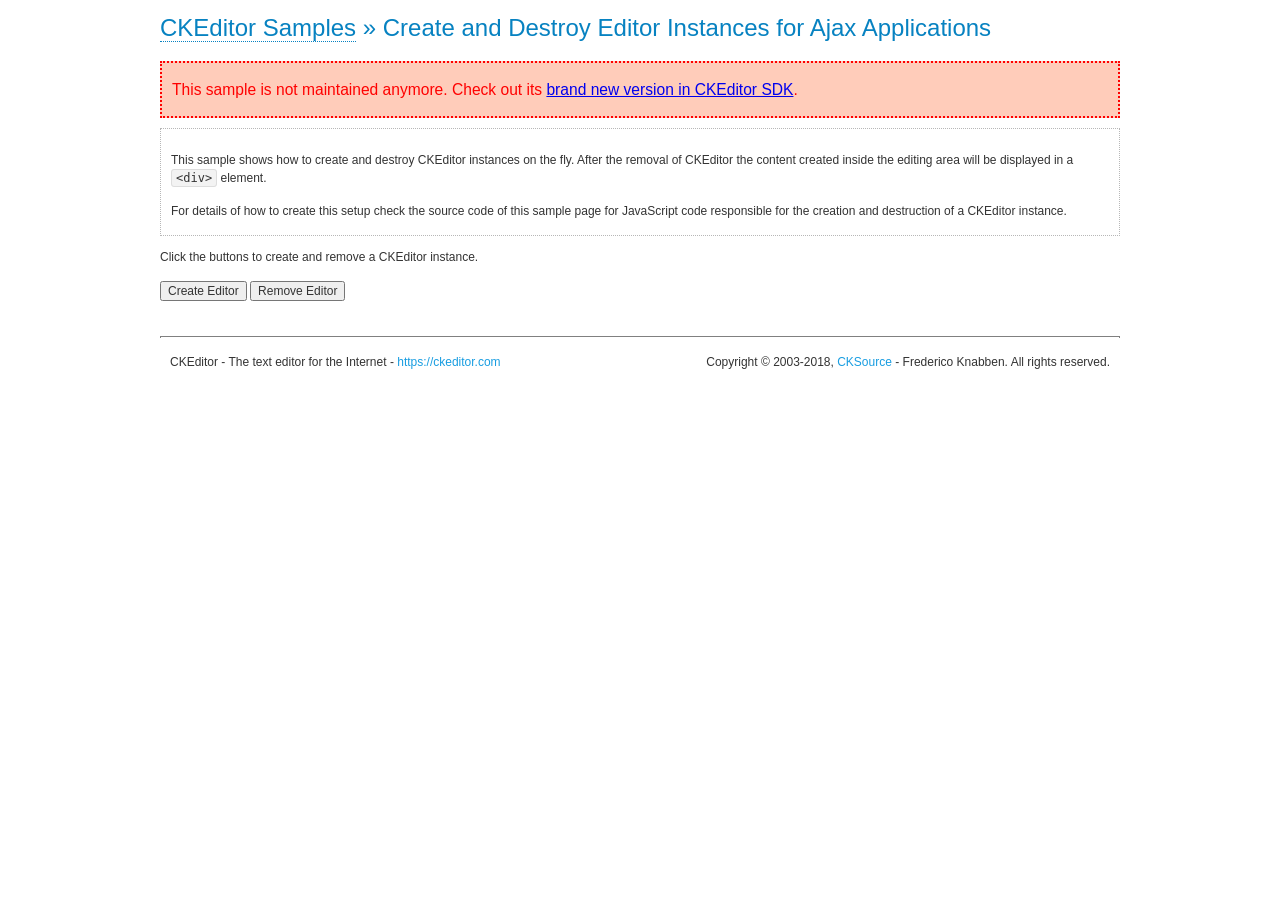
<file: bootstrap/plugins/ckeditor/samples/old/ajax.html>
<!DOCTYPE html>
<!--
Copyright (c) 2003-2018, CKSource - Frederico Knabben. All rights reserved.
For licensing, see LICENSE.md or https://ckeditor.com/legal/ckeditor-oss-license
-->
<html>
<head>
	<meta charset="utf-8">
	<title>Ajax &mdash; CKEditor Sample</title>
	<script src="../../ckeditor.js"></script>
	<link rel="stylesheet" href="sample.css">
	<script>

		var editor, html = '';

		function createEditor() {
			if ( editor )
				return;

			// Create a new editor inside the <div id="editor">, setting its value to html
			var config = {};
			editor = CKEDITOR.appendTo( 'editor', config, html );
		}

		function removeEditor() {
			if ( !editor )
				return;

			// Retrieve the editor contents. In an Ajax application, this data would be
			// sent to the server or used in any other way.
			document.getElementById( 'editorcontents' ).innerHTML = html = editor.getData();
			document.getElementById( 'contents' ).style.display = '';

			// Destroy the editor.
			editor.destroy();
			editor = null;
		}

	</script>
</head>
<body>
	<h1 class="samples">
		<a href="index.html">CKEditor Samples</a> &raquo; Create and Destroy Editor Instances for Ajax Applications
	</h1>
	<div class="warning deprecated">
		This sample is not maintained anymore. Check out its <a href="https://sdk.ckeditor.com/samples/saveajax.html">brand new version in CKEditor SDK</a>.
	</div>
	<div class="description">
		<p>
			This sample shows how to create and destroy CKEditor instances on the fly. After the removal of CKEditor the content created inside the editing
			area will be displayed in a <code>&lt;div&gt;</code> element.
		</p>
		<p>
			For details of how to create this setup check the source code of this sample page
			for JavaScript code responsible for the creation and destruction of a CKEditor instance.
		</p>
	</div>
	<p>Click the buttons to create and remove a CKEditor instance.</p>
	<p>
		<input onclick="createEditor();" type="button" value="Create Editor">
		<input onclick="removeEditor();" type="button" value="Remove Editor">
	</p>
	<!-- This div will hold the editor. -->
	<div id="editor">
	</div>
	<div id="contents" style="display: none">
		<p>
			Edited Contents:
		</p>
		<!-- This div will be used to display the editor contents. -->
		<div id="editorcontents">
		</div>
	</div>
	<div id="footer">
		<hr>
		<p>
			CKEditor - The text editor for the Internet - <a class="samples" href="https://ckeditor.com/">https://ckeditor.com</a>
		</p>
		<p id="copy">
			Copyright &copy; 2003-2018, <a class="samples" href="https://cksource.com/">CKSource</a> - Frederico
			Knabben. All rights reserved.
		</p>
	</div>
</body>
</html>
</file>
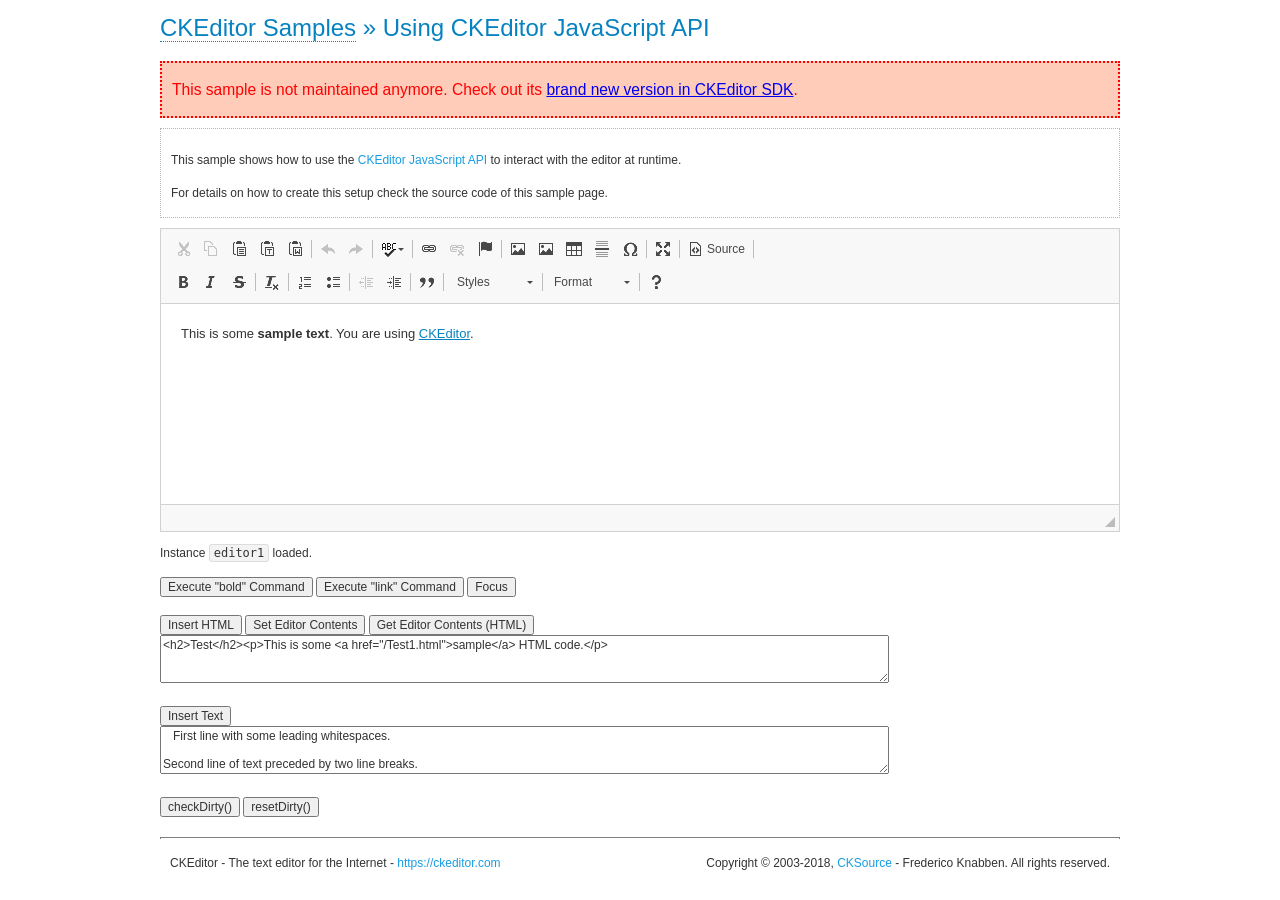
<file: bootstrap/plugins/ckeditor/samples/old/api.html>
<!DOCTYPE html>
<!--
Copyright (c) 2003-2018, CKSource - Frederico Knabben. All rights reserved.
For licensing, see LICENSE.md or https://ckeditor.com/legal/ckeditor-oss-license
-->
<html>
<head>
	<meta charset="utf-8">
	<title>API Usage &mdash; CKEditor Sample</title>
	<script src="../../ckeditor.js"></script>
	<link href="sample.css" rel="stylesheet">
	<script>

// The instanceReady event is fired, when an instance of CKEditor has finished
// its initialization.
CKEDITOR.on( 'instanceReady', function( ev ) {
	// Show the editor name and description in the browser status bar.
	document.getElementById( 'eMessage' ).innerHTML = 'Instance <code>' + ev.editor.name + '<\/code> loaded.';

	// Show this sample buttons.
	document.getElementById( 'eButtons' ).style.display = 'block';
});

function InsertHTML() {
	// Get the editor instance that we want to interact with.
	var editor = CKEDITOR.instances.editor1;
	var value = document.getElementById( 'htmlArea' ).value;

	// Check the active editing mode.
	if ( editor.mode == 'wysiwyg' )
	{
		// Insert HTML code.
		// https://docs.ckeditor.com/ckeditor4/docs/#!/api/CKEDITOR.editor-method-insertHtml
		editor.insertHtml( value );
	}
	else
		alert( 'You must be in WYSIWYG mode!' );
}

function InsertText() {
	// Get the editor instance that we want to interact with.
	var editor = CKEDITOR.instances.editor1;
	var value = document.getElementById( 'txtArea' ).value;

	// Check the active editing mode.
	if ( editor.mode == 'wysiwyg' )
	{
		// Insert as plain text.
		// https://docs.ckeditor.com/ckeditor4/docs/#!/api/CKEDITOR.editor-method-insertText
		editor.insertText( value );
	}
	else
		alert( 'You must be in WYSIWYG mode!' );
}

function SetContents() {
	// Get the editor instance that we want to interact with.
	var editor = CKEDITOR.instances.editor1;
	var value = document.getElementById( 'htmlArea' ).value;

	// Set editor contents (replace current contents).
	// https://docs.ckeditor.com/ckeditor4/docs/#!/api/CKEDITOR.editor-method-setData
	editor.setData( value );
}

function GetContents() {
	// Get the editor instance that you want to interact with.
	var editor = CKEDITOR.instances.editor1;

	// Get editor contents
	// https://docs.ckeditor.com/ckeditor4/docs/#!/api/CKEDITOR.editor-method-getData
	alert( editor.getData() );
}

function ExecuteCommand( commandName ) {
	// Get the editor instance that we want to interact with.
	var editor = CKEDITOR.instances.editor1;

	// Check the active editing mode.
	if ( editor.mode == 'wysiwyg' )
	{
		// Execute the command.
		// https://docs.ckeditor.com/ckeditor4/docs/#!/api/CKEDITOR.editor-method-execCommand
		editor.execCommand( commandName );
	}
	else
		alert( 'You must be in WYSIWYG mode!' );
}

function CheckDirty() {
	// Get the editor instance that we want to interact with.
	var editor = CKEDITOR.instances.editor1;
	// Checks whether the current editor contents present changes when compared
	// to the contents loaded into the editor at startup
	// https://docs.ckeditor.com/ckeditor4/docs/#!/api/CKEDITOR.editor-method-checkDirty
	alert( editor.checkDirty() );
}

function ResetDirty() {
	// Get the editor instance that we want to interact with.
	var editor = CKEDITOR.instances.editor1;
	// Resets the "dirty state" of the editor (see CheckDirty())
	// https://docs.ckeditor.com/ckeditor4/docs/#!/api/CKEDITOR.editor-method-resetDirty
	editor.resetDirty();
	alert( 'The "IsDirty" status has been reset' );
}

function Focus() {
	CKEDITOR.instances.editor1.focus();
}

function onFocus() {
	document.getElementById( 'eMessage' ).innerHTML = '<b>' + this.name + ' is focused </b>';
}

function onBlur() {
	document.getElementById( 'eMessage' ).innerHTML = this.name + ' lost focus';
}

	</script>

</head>
<body>
	<h1 class="samples">
		<a href="index.html">CKEditor Samples</a> &raquo; Using CKEditor JavaScript API
	</h1>
	<div class="warning deprecated">
		This sample is not maintained anymore. Check out its <a href="https://sdk.ckeditor.com/samples/api.html">brand new version in CKEditor SDK</a>.
	</div>
	<div class="description">
	<p>
		This sample shows how to use the
		<a class="samples" href="https://docs.ckeditor.com/ckeditor4/docs/#!/api/CKEDITOR.editor">CKEditor JavaScript API</a>
		to interact with the editor at runtime.
	</p>
	<p>
		For details on how to create this setup check the source code of this sample page.
	</p>
	</div>

	<!-- This <div> holds alert messages to be display in the sample page. -->
	<div id="alerts">
		<noscript>
			<p>
				<strong>CKEditor requires JavaScript to run</strong>. In a browser with no JavaScript
				support, like yours, you should still see the contents (HTML data) and you should
				be able to edit it normally, without a rich editor interface.
			</p>
		</noscript>
	</div>
	<form action="../../../samples/sample_posteddata.php" method="post">
		<textarea cols="100" id="editor1" name="editor1" rows="10">&lt;p&gt;This is some &lt;strong&gt;sample text&lt;/strong&gt;. You are using &lt;a href="https://ckeditor.com/"&gt;CKEditor&lt;/a&gt;.&lt;/p&gt;</textarea>

		<script>
			// Replace the <textarea id="editor1"> with an CKEditor instance.
			CKEDITOR.replace( 'editor1', {
				on: {
					focus: onFocus,
					blur: onBlur,

					// Check for availability of corresponding plugins.
					pluginsLoaded: function( evt ) {
						var doc = CKEDITOR.document, ed = evt.editor;
						if ( !ed.getCommand( 'bold' ) )
							doc.getById( 'exec-bold' ).hide();
						if ( !ed.getCommand( 'link' ) )
							doc.getById( 'exec-link' ).hide();
					}
				}
			});
		</script>

		<p id="eMessage">
		</p>

		<div id="eButtons" style="display: none">
			<input id="exec-bold" onclick="ExecuteCommand('bold');" type="button" value="Execute &quot;bold&quot; Command">
			<input id="exec-link" onclick="ExecuteCommand('link');" type="button" value="Execute &quot;link&quot; Command">
			<input onclick="Focus();" type="button" value="Focus">
			<br><br>
			<input onclick="InsertHTML();" type="button" value="Insert HTML">
			<input onclick="SetContents();" type="button" value="Set Editor Contents">
			<input onclick="GetContents();" type="button" value="Get Editor Contents (HTML)">
			<br>
			<textarea cols="100" id="htmlArea" rows="3">&lt;h2&gt;Test&lt;/h2&gt;&lt;p&gt;This is some &lt;a href="/Test1.html"&gt;sample&lt;/a&gt; HTML code.&lt;/p&gt;</textarea>
			<br>
			<br>
			<input onclick="InsertText();" type="button" value="Insert Text">
			<br>
			<textarea cols="100" id="txtArea" rows="3">   First line with some leading whitespaces.

Second line of text preceded by two line breaks.</textarea>
			<br>
			<br>
			<input onclick="CheckDirty();" type="button" value="checkDirty()">
			<input onclick="ResetDirty();" type="button" value="resetDirty()">
		</div>
	</form>
	<div id="footer">
		<hr>
		<p>
			CKEditor - The text editor for the Internet - <a class="samples" href="https://ckeditor.com/">https://ckeditor.com</a>
		</p>
		<p id="copy">
			Copyright &copy; 2003-2018, <a class="samples" href="https://cksource.com/">CKSource</a> - Frederico
			Knabben. All rights reserved.
		</p>
	</div>
</body>
</html>
</file>
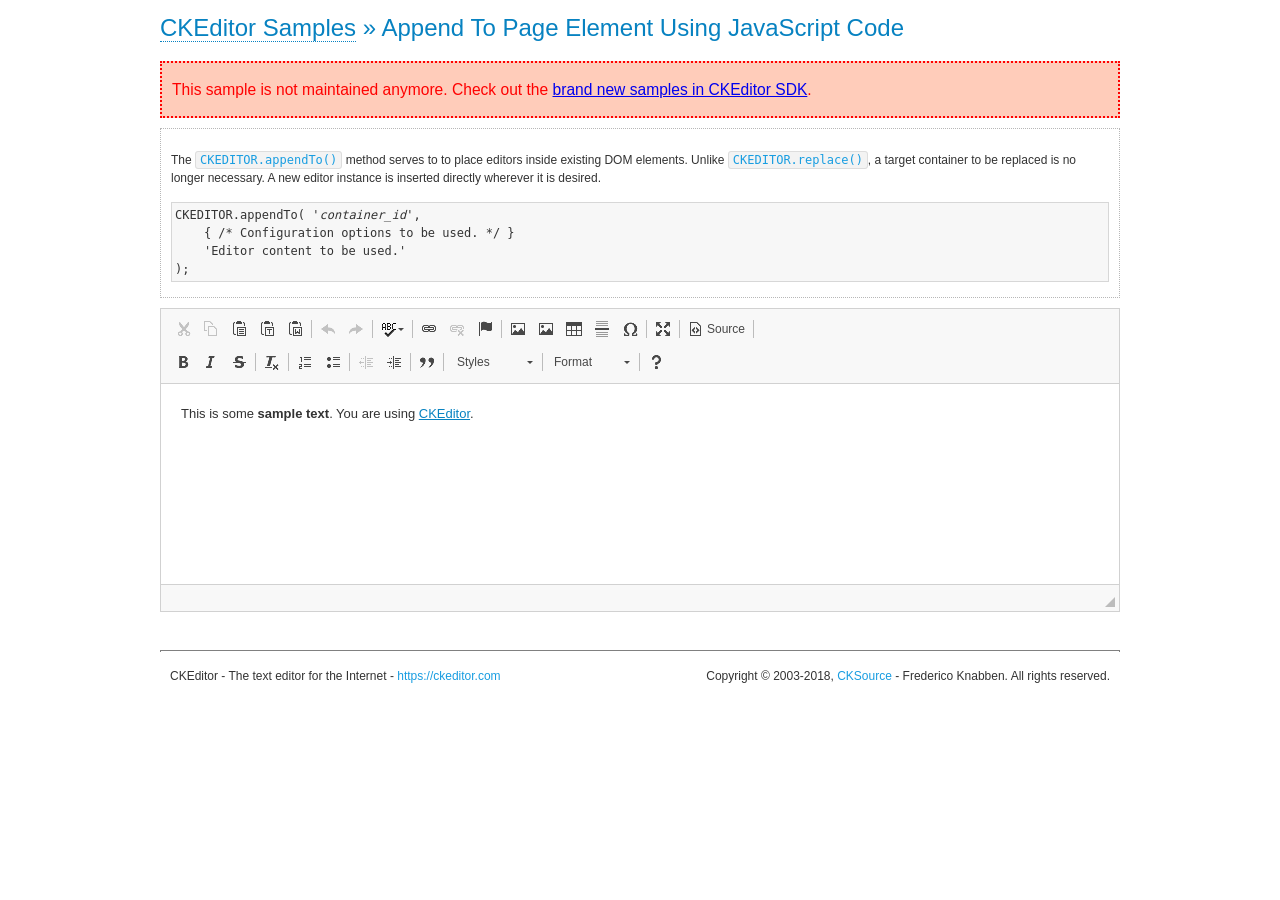
<file: bootstrap/plugins/ckeditor/samples/old/appendto.html>
<!DOCTYPE html>
<!--
Copyright (c) 2003-2018, CKSource - Frederico Knabben. All rights reserved.
For licensing, see LICENSE.md or https://ckeditor.com/legal/ckeditor-oss-license
-->
<html>
<head>
	<meta charset="utf-8">
	<title>Append To Page Element Using JavaScript Code &mdash; CKEditor Sample</title>
	<script src="../../ckeditor.js"></script>
	<link rel="stylesheet" href="sample.css">
</head>
<body>
	<h1 class="samples">
		<a href="index.html">CKEditor Samples</a> &raquo; Append To Page Element Using JavaScript Code
	</h1>
	<div class="warning deprecated">
		This sample is not maintained anymore. Check out the <a href="https://sdk.ckeditor.com/">brand new samples in CKEditor SDK</a>.
	</div>
	<div id="section1">
		<div class="description">
			<p>
				The <code><a class="samples" href="https://docs.ckeditor.com/ckeditor4/docs/#!/api/CKEDITOR-method-appendTo">CKEDITOR.appendTo()</a></code> method serves to to place editors inside existing DOM elements. Unlike <code><a class="samples" href="https://docs.ckeditor.com/ckeditor4/docs/#!/api/CKEDITOR-method-replace">CKEDITOR.replace()</a></code>,
				a target container to be replaced is no longer necessary. A new editor
				instance is inserted directly wherever it is desired.
			</p>
<pre class="samples">CKEDITOR.appendTo( '<em>container_id</em>',
	{ /* Configuration options to be used. */ }
	'Editor content to be used.'
);</pre>
		</div>
		<script>

			// This call can be placed at any point after the
			// DOM element to append CKEditor to or inside the <head><script>
			// in a window.onload event handler.

			// Append a CKEditor instance using the default configuration and the
			// provided content to the <div> element of ID "section1".
			CKEDITOR.appendTo( 'section1',
				null,
				'<p>This is some <strong>sample text</strong>. You are using <a href="https://ckeditor.com/">CKEditor</a>.</p>'
			);

		</script>
	</div>
	<br>
	<div id="footer">
		<hr>
		<p>
			CKEditor - The text editor for the Internet - <a class="samples" href="https://ckeditor.com/">https://ckeditor.com</a>
		</p>
		<p id="copy">
			Copyright &copy; 2003-2018, <a class="samples" href="https://cksource.com/">CKSource</a> - Frederico
			Knabben. All rights reserved.
		</p>
	</div>
</body>
</html>
</file>
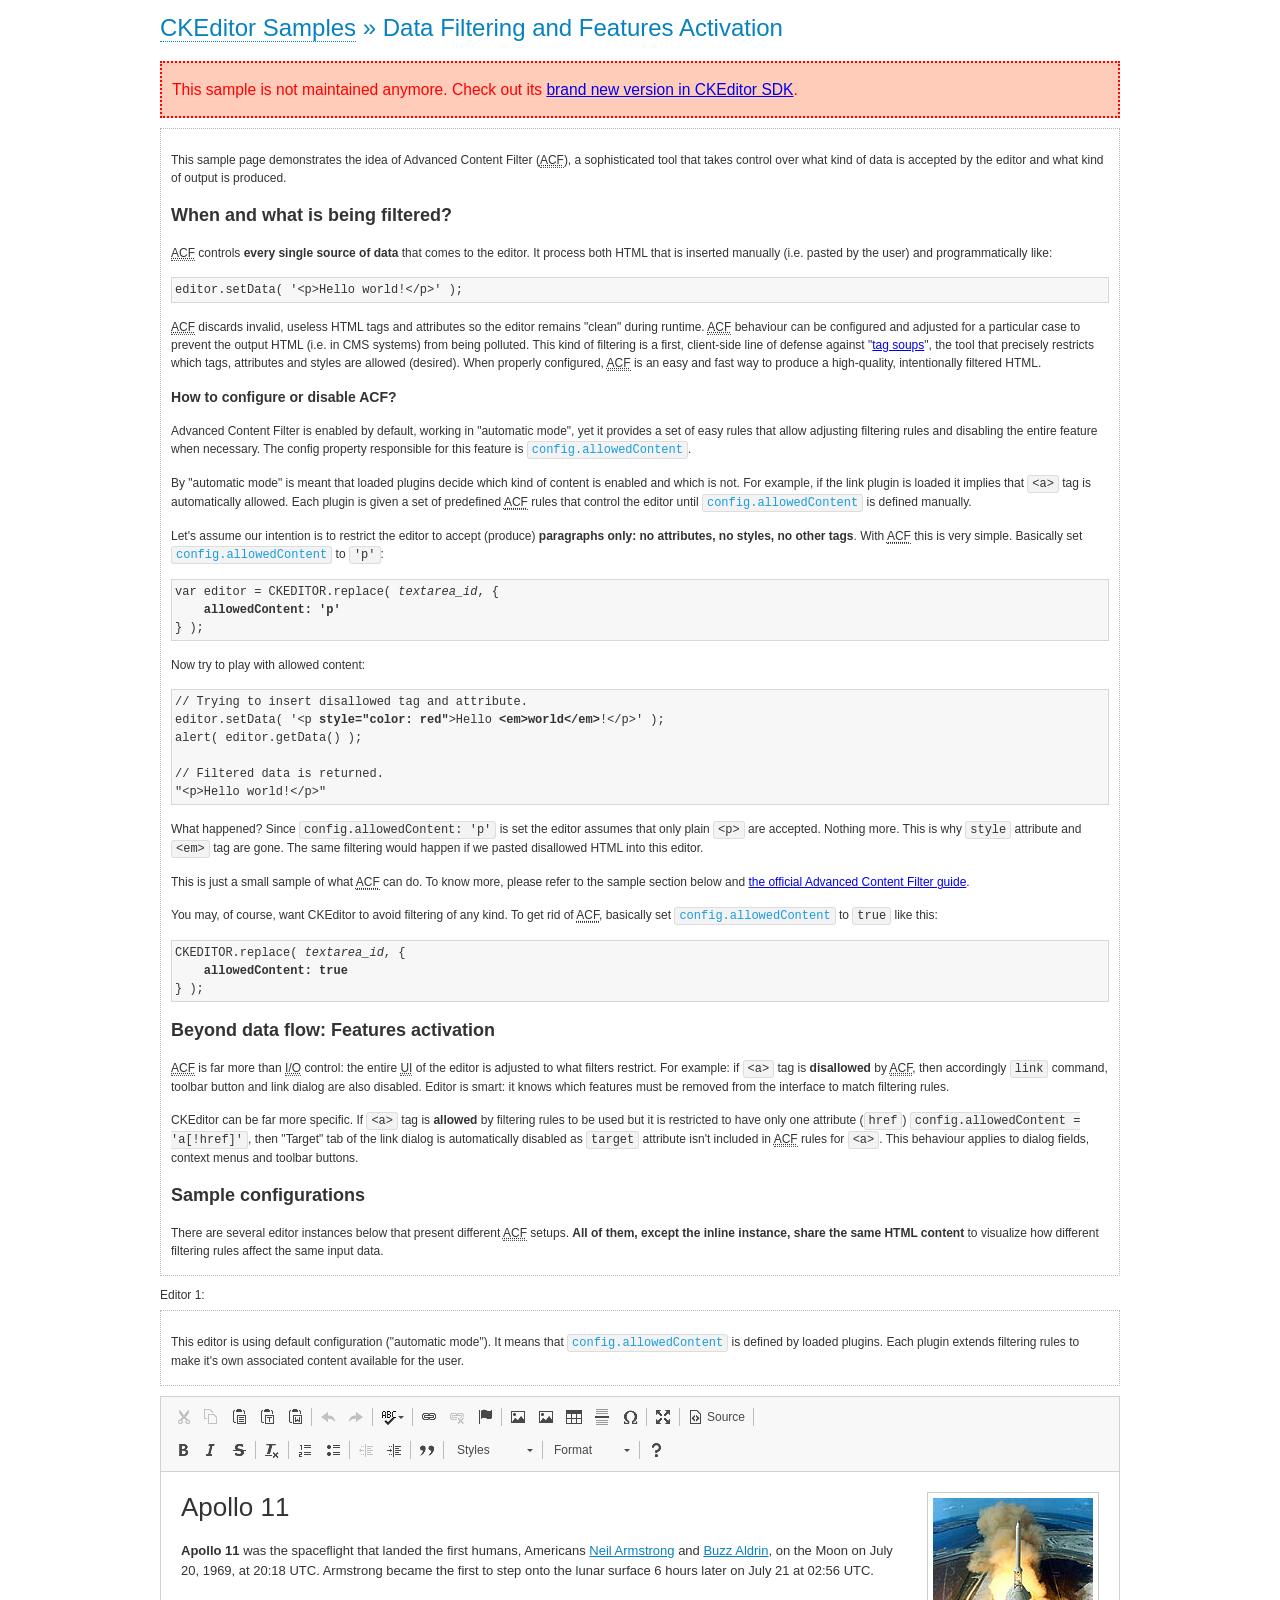
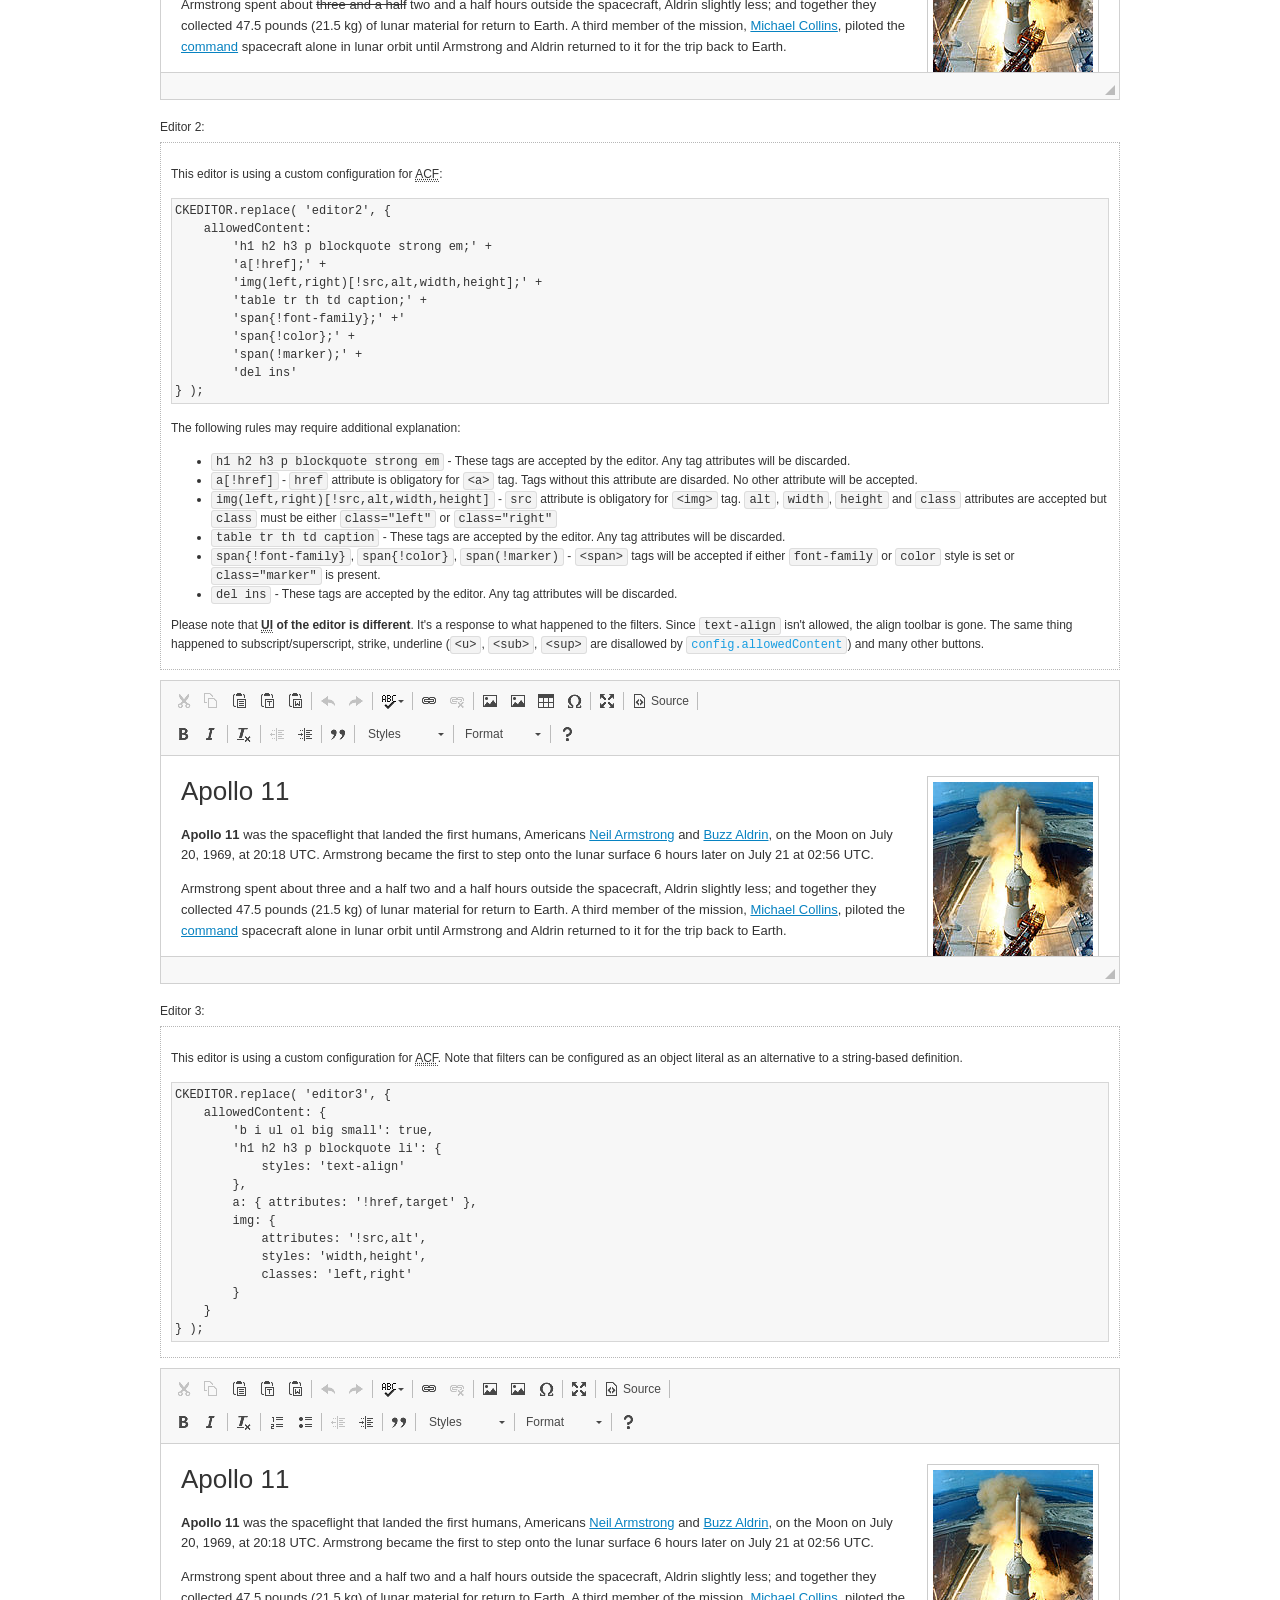
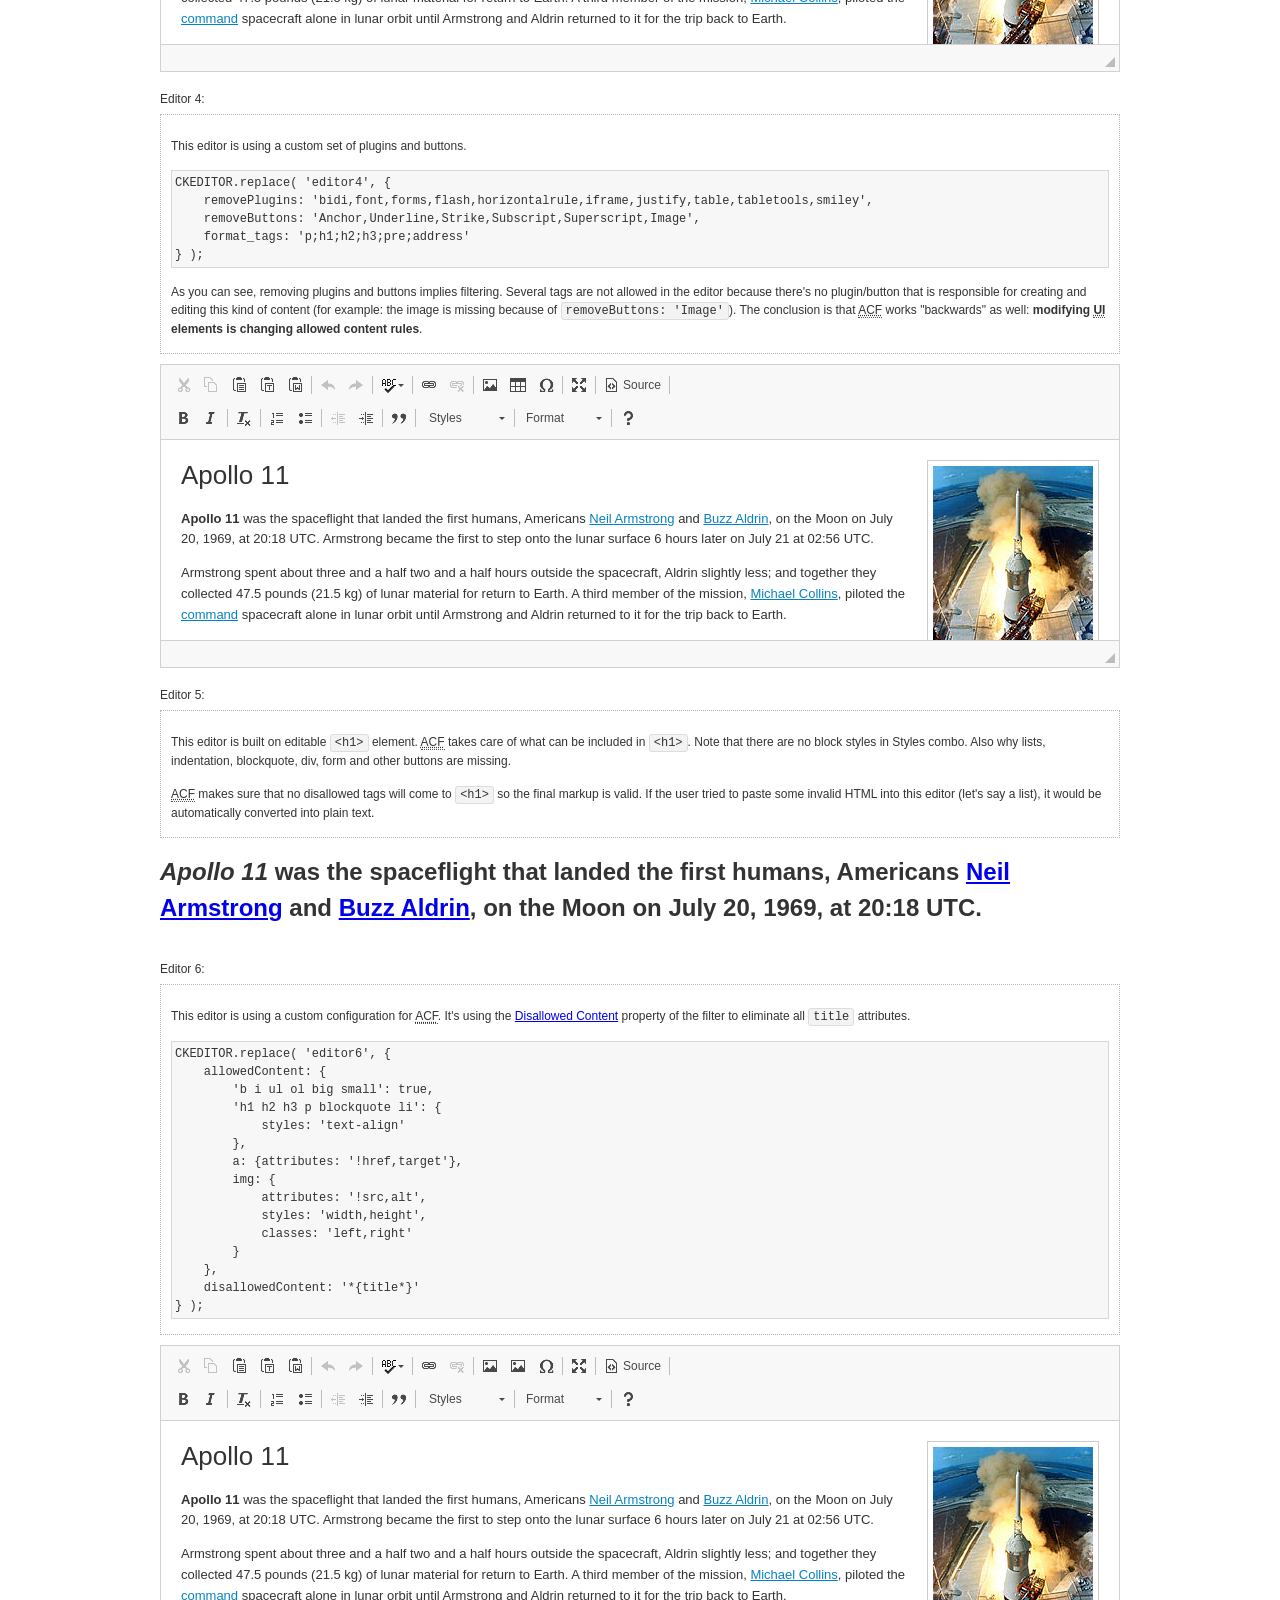
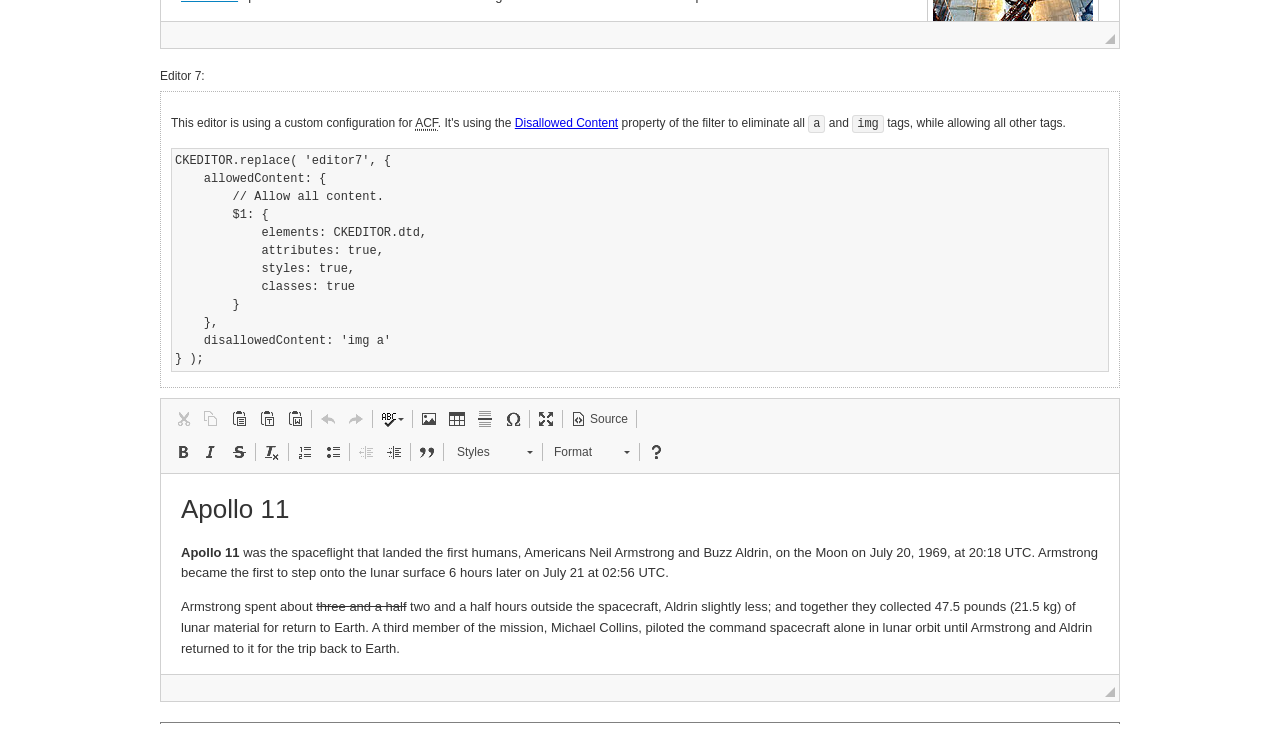
<file: bootstrap/plugins/ckeditor/samples/old/datafiltering.html>
<!DOCTYPE html>
<!--
Copyright (c) 2003-2018, CKSource - Frederico Knabben. All rights reserved.
For licensing, see LICENSE.md or https://ckeditor.com/legal/ckeditor-oss-license
-->
<html>
<head>
	<meta charset="utf-8">
	<title>Data Filtering &mdash; CKEditor Sample</title>
	<script src="../../ckeditor.js"></script>
	<link rel="stylesheet" href="sample.css">
	<script>
		// Remove advanced tabs for all editors.
		CKEDITOR.config.removeDialogTabs = 'image:advanced;link:advanced;flash:advanced;creatediv:advanced;editdiv:advanced';
	</script>
</head>
<body>
	<h1 class="samples">
		<a href="index.html">CKEditor Samples</a> &raquo; Data Filtering and Features Activation
	</h1>
	<div class="warning deprecated">
		This sample is not maintained anymore. Check out its <a href="https://sdk.ckeditor.com/samples/acf.html">brand new version in CKEditor SDK</a>.
	</div>
	<div class="description">
		<p>
			This sample page demonstrates the idea of Advanced Content Filter
			(<abbr title="Advanced Content Filter">ACF</abbr>), a sophisticated
			tool that takes control over what kind of data is accepted by the editor and what
			kind of output is produced.
		</p>
		<h2>When and what is being filtered?</h2>
		<p>
			<abbr title="Advanced Content Filter">ACF</abbr> controls
			<strong>every single source of data</strong> that comes to the editor.
			It process both HTML that is inserted manually (i.e. pasted by the user)
			and programmatically like:
		</p>
<pre class="samples">
editor.setData( '&lt;p&gt;Hello world!&lt;/p&gt;' );
</pre>
		<p>
			<abbr title="Advanced Content Filter">ACF</abbr> discards invalid,
			useless HTML tags and attributes so the editor remains "clean" during
			runtime. <abbr title="Advanced Content Filter">ACF</abbr> behaviour
			can be configured and adjusted for a particular case to prevent the
			output HTML (i.e. in CMS systems) from being polluted.

			This kind of filtering is a first, client-side line of defense
			against "<a href="http://en.wikipedia.org/wiki/Tag_soup">tag soups</a>",
			the tool that precisely restricts which tags, attributes and styles
			are allowed (desired). When properly configured, <abbr title="Advanced Content Filter">ACF</abbr>
			is an easy and fast way to produce a high-quality, intentionally filtered HTML.
		</p>

		<h3>How to configure or disable ACF?</h3>
		<p>
			Advanced Content Filter is enabled by default, working in "automatic mode", yet
			it provides a set of easy rules that allow adjusting filtering rules
			and disabling the entire feature when necessary. The config property
			responsible for this feature is <code><a class="samples"
			href="https://docs.ckeditor.com/ckeditor4/docs/#!/api/CKEDITOR.config-cfg-allowedContent">config.allowedContent</a></code>.
		</p>
		<p>
			By "automatic mode" is meant that loaded plugins decide which kind
			of content is enabled and which is not. For example, if the link
			plugin is loaded it implies that <code>&lt;a&gt;</code> tag is
			automatically allowed. Each plugin is given a set
			of predefined <abbr title="Advanced Content Filter">ACF</abbr> rules
			that control the editor until <code><a class="samples"
			href="https://docs.ckeditor.com/ckeditor4/docs/#!/api/CKEDITOR.config-cfg-allowedContent">
			config.allowedContent</a></code>
			is defined manually.
		</p>
		<p>
			Let's assume our intention is to restrict the editor to accept (produce) <strong>paragraphs
			only: no attributes, no styles, no other tags</strong>.
			With <abbr title="Advanced Content Filter">ACF</abbr>
			this is very simple. Basically set <code><a class="samples"
			href="https://docs.ckeditor.com/ckeditor4/docs/#!/api/CKEDITOR.config-cfg-allowedContent">
			config.allowedContent</a></code> to <code>'p'</code>:
		</p>
<pre class="samples">
var editor = CKEDITOR.replace( <em>textarea_id</em>, {
	<strong>allowedContent: 'p'</strong>
} );
</pre>
		<p>
			Now try to play with allowed content:
		</p>
<pre class="samples">
// Trying to insert disallowed tag and attribute.
editor.setData( '&lt;p <strong>style="color: red"</strong>&gt;Hello <strong>&lt;em&gt;world&lt;/em&gt;</strong>!&lt;/p&gt;' );
alert( editor.getData() );

// Filtered data is returned.
"&lt;p&gt;Hello world!&lt;/p&gt;"
</pre>
		<p>
			What happened? Since <code>config.allowedContent: 'p'</code> is set the editor assumes
			that only plain <code>&lt;p&gt;</code> are accepted. Nothing more. This is why
			<code>style</code> attribute and <code>&lt;em&gt;</code> tag are gone. The same
			filtering would happen if we pasted disallowed HTML into this editor.
		</p>
		<p>
			This is just a small sample of what <abbr title="Advanced Content Filter">ACF</abbr>
			can do. To know more, please refer to the sample section below and
			<a href="https://docs.ckeditor.com/ckeditor4/docs/#!/guide/dev_advanced_content_filter">the official Advanced Content Filter guide</a>.
		</p>
		<p>
			You may, of course, want CKEditor to avoid filtering of any kind.
			To get rid of <abbr title="Advanced Content Filter">ACF</abbr>,
			basically set <code><a class="samples"
			href="https://docs.ckeditor.com/ckeditor4/docs/#!/api/CKEDITOR.config-cfg-allowedContent">
			config.allowedContent</a></code> to <code>true</code> like this:
		</p>
<pre class="samples">
CKEDITOR.replace( <em>textarea_id</em>, {
	<strong>allowedContent: true</strong>
} );
</pre>

		<h2>Beyond data flow: Features activation</h2>
		<p>
			<abbr title="Advanced Content Filter">ACF</abbr> is far more than
			<abbr title="Input/Output">I/O</abbr> control: the entire
			<abbr title="User Interface">UI</abbr> of the editor is adjusted to what
			filters restrict. For example: if <code>&lt;a&gt;</code> tag is
			<strong>disallowed</strong>
			by <abbr title="Advanced Content Filter">ACF</abbr>,
			then accordingly <code>link</code> command, toolbar button and link dialog
			are also disabled. Editor is smart: it knows which features must be
			removed from the interface to match filtering rules.
		</p>
		<p>
			CKEditor can be far more specific. If <code>&lt;a&gt;</code> tag is
			<strong>allowed</strong> by filtering rules to be used but it is restricted
			to have only one attribute (<code>href</code>)
			<code>config.allowedContent = 'a[!href]'</code>, then
			"Target" tab of the link dialog is automatically disabled as <code>target</code>
			attribute isn't included in <abbr title="Advanced Content Filter">ACF</abbr> rules
			for <code>&lt;a&gt;</code>. This behaviour applies to dialog fields, context
			menus and toolbar buttons.
		</p>

		<h2>Sample configurations</h2>
		<p>
			There are several editor instances below that present different
			<abbr title="Advanced Content Filter">ACF</abbr> setups. <strong>All of them,
			except the inline instance, share the same HTML content</strong> to visualize
			how different filtering rules affect the same input data.
		</p>
	</div>

	<div>
		<label for="editor1">
			Editor 1:
		</label>
		<div class="description">
			<p>
				This editor is using default configuration ("automatic mode"). It means that
				<code><a class="samples"
				href="https://docs.ckeditor.com/ckeditor4/docs/#!/api/CKEDITOR.config-cfg-allowedContent">
				config.allowedContent</a></code> is defined by loaded plugins.
				Each plugin extends filtering rules to make it's own associated content
				available for the user.
			</p>
		</div>
		<textarea cols="80" id="editor1" name="editor1" rows="10">
			&lt;h1&gt;&lt;img alt=&quot;Saturn V carrying Apollo 11&quot; class=&quot;right&quot; src=&quot;assets/sample.jpg&quot;/&gt; Apollo 11&lt;/h1&gt; &lt;p&gt;&lt;b&gt;Apollo 11&lt;/b&gt; was the spaceflight that landed the first humans, Americans &lt;a href=&quot;http://en.wikipedia.org/wiki/Neil_Armstrong&quot; title=&quot;Neil Armstrong&quot;&gt;Neil Armstrong&lt;/a&gt; and &lt;a href=&quot;http://en.wikipedia.org/wiki/Buzz_Aldrin&quot; title=&quot;Buzz Aldrin&quot;&gt;Buzz Aldrin&lt;/a&gt;, on the Moon on July 20, 1969, at 20:18 UTC. Armstrong became the first to step onto the lunar surface 6 hours later on July 21 at 02:56 UTC.&lt;/p&gt; &lt;p&gt;Armstrong spent about &lt;s&gt;three and a half&lt;/s&gt; two and a half hours outside the spacecraft, Aldrin slightly less; and together they collected 47.5 pounds (21.5&amp;nbsp;kg) of lunar material for return to Earth. A third member of the mission, &lt;a href=&quot;http://en.wikipedia.org/wiki/Michael_Collins_(astronaut)&quot; title=&quot;Michael Collins (astronaut)&quot;&gt;Michael Collins&lt;/a&gt;, piloted the &lt;a href=&quot;http://en.wikipedia.org/wiki/Apollo_Command/Service_Module&quot; title=&quot;Apollo Command/Service Module&quot;&gt;command&lt;/a&gt; spacecraft alone in lunar orbit until Armstrong and Aldrin returned to it for the trip back to Earth.&lt;/p&gt; &lt;h2&gt;Broadcasting and &lt;em&gt;quotes&lt;/em&gt; &lt;a id=&quot;quotes&quot; name=&quot;quotes&quot;&gt;&lt;/a&gt;&lt;/h2&gt; &lt;p&gt;Broadcast on live TV to a world-wide audience, Armstrong stepped onto the lunar surface and described the event as:&lt;/p&gt; &lt;blockquote&gt;&lt;p&gt;One small step for [a] man, one giant leap for mankind.&lt;/p&gt;&lt;/blockquote&gt; &lt;p&gt;Apollo 11 effectively ended the &lt;a href=&quot;http://en.wikipedia.org/wiki/Space_Race&quot; title=&quot;Space Race&quot;&gt;Space Race&lt;/a&gt; and fulfilled a national goal proposed in 1961 by the late U.S. President &lt;a href=&quot;http://en.wikipedia.org/wiki/John_F._Kennedy&quot; title=&quot;John F. Kennedy&quot;&gt;John F. Kennedy&lt;/a&gt; in a speech before the United States Congress:&lt;/p&gt; &lt;blockquote&gt;&lt;p&gt;[...] before this decade is out, of landing a man on the Moon and returning him safely to the Earth.&lt;/p&gt;&lt;/blockquote&gt; &lt;h2&gt;Technical details &lt;a id=&quot;tech-details&quot; name=&quot;tech-details&quot;&gt;&lt;/a&gt;&lt;/h2&gt; &lt;table align=&quot;right&quot; border=&quot;1&quot; bordercolor=&quot;#ccc&quot; cellpadding=&quot;5&quot; cellspacing=&quot;0&quot; style=&quot;border-collapse:collapse;margin:10px 0 10px 15px;&quot;&gt; &lt;caption&gt;&lt;strong&gt;Mission crew&lt;/strong&gt;&lt;/caption&gt; &lt;thead&gt; &lt;tr&gt; &lt;th scope=&quot;col&quot;&gt;Position&lt;/th&gt; &lt;th scope=&quot;col&quot;&gt;Astronaut&lt;/th&gt; &lt;/tr&gt; &lt;/thead&gt; &lt;tbody&gt; &lt;tr&gt; &lt;td&gt;Commander&lt;/td&gt; &lt;td&gt;Neil A. Armstrong&lt;/td&gt; &lt;/tr&gt; &lt;tr&gt; &lt;td&gt;Command Module Pilot&lt;/td&gt; &lt;td&gt;Michael Collins&lt;/td&gt; &lt;/tr&gt; &lt;tr&gt; &lt;td&gt;Lunar Module Pilot&lt;/td&gt; &lt;td&gt;Edwin &amp;quot;Buzz&amp;quot; E. Aldrin, Jr.&lt;/td&gt; &lt;/tr&gt; &lt;/tbody&gt; &lt;/table&gt; &lt;p&gt;Launched by a &lt;strong&gt;Saturn V&lt;/strong&gt; rocket from &lt;a href=&quot;http://en.wikipedia.org/wiki/Kennedy_Space_Center&quot; title=&quot;Kennedy Space Center&quot;&gt;Kennedy Space Center&lt;/a&gt; in Merritt Island, Florida on July 16, Apollo 11 was the fifth manned mission of &lt;a href=&quot;http://en.wikipedia.org/wiki/NASA&quot; title=&quot;NASA&quot;&gt;NASA&lt;/a&gt;&amp;#39;s Apollo program. The Apollo spacecraft had three parts:&lt;/p&gt; &lt;ol&gt; &lt;li&gt;&lt;strong&gt;Command Module&lt;/strong&gt; with a cabin for the three astronauts which was the only part which landed back on Earth&lt;/li&gt; &lt;li&gt;&lt;strong&gt;Service Module&lt;/strong&gt; which supported the Command Module with propulsion, electrical power, oxygen and water&lt;/li&gt; &lt;li&gt;&lt;strong&gt;Lunar Module&lt;/strong&gt; for landing on the Moon.&lt;/li&gt; &lt;/ol&gt; &lt;p&gt;After being sent to the Moon by the Saturn V&amp;#39;s upper stage, the astronauts separated the spacecraft from it and travelled for three days until they entered into lunar orbit. Armstrong and Aldrin then moved into the Lunar Module and landed in the &lt;a href=&quot;http://en.wikipedia.org/wiki/Mare_Tranquillitatis&quot; title=&quot;Mare Tranquillitatis&quot;&gt;Sea of Tranquility&lt;/a&gt;. They stayed a total of about 21 and a half hours on the lunar surface. After lifting off in the upper part of the Lunar Module and rejoining Collins in the Command Module, they returned to Earth and landed in the &lt;a href=&quot;http://en.wikipedia.org/wiki/Pacific_Ocean&quot; title=&quot;Pacific Ocean&quot;&gt;Pacific Ocean&lt;/a&gt; on July 24.&lt;/p&gt; &lt;hr/&gt; &lt;p style=&quot;text-align: right;&quot;&gt;&lt;small&gt;Source: &lt;a href=&quot;http://en.wikipedia.org/wiki/Apollo_11&quot;&gt;Wikipedia.org&lt;/a&gt;&lt;/small&gt;&lt;/p&gt;
		</textarea>

		<script>

			CKEDITOR.replace( 'editor1' );

		</script>
	</div>

	<br>

	<div>
		<label for="editor2">
			Editor 2:
		</label>
		<div class="description">
			<p>
				This editor is using a custom configuration for
				<abbr title="Advanced Content Filter">ACF</abbr>:
			</p>
<pre class="samples">
CKEDITOR.replace( 'editor2', {
	allowedContent:
		'h1 h2 h3 p blockquote strong em;' +
		'a[!href];' +
		'img(left,right)[!src,alt,width,height];' +
		'table tr th td caption;' +
		'span{!font-family};' +'
		'span{!color};' +
		'span(!marker);' +
		'del ins'
} );
</pre>
			<p>
				The following rules may require additional explanation:
			</p>
			<ul>
				<li>
					<code>h1 h2 h3 p blockquote strong em</code> - These tags
					are accepted by the editor. Any tag attributes will be discarded.
				</li>
				<li>
					<code>a[!href]</code> - <code>href</code> attribute is obligatory
					for <code>&lt;a&gt;</code> tag. Tags without this attribute
					are disarded. No other attribute will be accepted.
				</li>
				<li>
					<code>img(left,right)[!src,alt,width,height]</code> - <code>src</code>
					attribute is obligatory for <code>&lt;img&gt;</code> tag.
					<code>alt</code>, <code>width</code>, <code>height</code>
					and <code>class</code> attributes are accepted but
					<code>class</code> must be either <code>class="left"</code>
					or <code>class="right"</code>
				</li>
				<li>
					<code>table tr th td caption</code> - These tags
					are accepted by the editor. Any tag attributes will be discarded.
				</li>
				<li>
					<code>span{!font-family}</code>, <code>span{!color}</code>,
					<code>span(!marker)</code> - <code>&lt;span&gt;</code> tags
					will be accepted if either <code>font-family</code> or
					<code>color</code> style is set or <code>class="marker"</code>
					is present.
				</li>
				<li>
					<code>del ins</code> - These tags
					are accepted by the editor. Any tag attributes will be discarded.
				</li>
			</ul>
			<p>
				Please note that <strong><abbr title="User Interface">UI</abbr> of the
				editor is different</strong>. It's a response to what happened to the filters.
				Since <code>text-align</code> isn't allowed, the align toolbar is gone.
				The same thing happened to subscript/superscript, strike, underline
				(<code>&lt;u&gt;</code>, <code>&lt;sub&gt;</code>, <code>&lt;sup&gt;</code>
				are disallowed by <code><a class="samples"
				href="https://docs.ckeditor.com/ckeditor4/docs/#!/api/CKEDITOR.config-cfg-allowedContent">
				config.allowedContent</a></code>) and many other buttons.
			</p>
		</div>
		<textarea cols="80" id="editor2" name="editor2" rows="10">
			&lt;h1&gt;&lt;img alt=&quot;Saturn V carrying Apollo 11&quot; class=&quot;right&quot; src=&quot;assets/sample.jpg&quot;/&gt; Apollo 11&lt;/h1&gt; &lt;p&gt;&lt;b&gt;Apollo 11&lt;/b&gt; was the spaceflight that landed the first humans, Americans &lt;a href=&quot;http://en.wikipedia.org/wiki/Neil_Armstrong&quot; title=&quot;Neil Armstrong&quot;&gt;Neil Armstrong&lt;/a&gt; and &lt;a href=&quot;http://en.wikipedia.org/wiki/Buzz_Aldrin&quot; title=&quot;Buzz Aldrin&quot;&gt;Buzz Aldrin&lt;/a&gt;, on the Moon on July 20, 1969, at 20:18 UTC. Armstrong became the first to step onto the lunar surface 6 hours later on July 21 at 02:56 UTC.&lt;/p&gt; &lt;p&gt;Armstrong spent about &lt;s&gt;three and a half&lt;/s&gt; two and a half hours outside the spacecraft, Aldrin slightly less; and together they collected 47.5 pounds (21.5&amp;nbsp;kg) of lunar material for return to Earth. A third member of the mission, &lt;a href=&quot;http://en.wikipedia.org/wiki/Michael_Collins_(astronaut)&quot; title=&quot;Michael Collins (astronaut)&quot;&gt;Michael Collins&lt;/a&gt;, piloted the &lt;a href=&quot;http://en.wikipedia.org/wiki/Apollo_Command/Service_Module&quot; title=&quot;Apollo Command/Service Module&quot;&gt;command&lt;/a&gt; spacecraft alone in lunar orbit until Armstrong and Aldrin returned to it for the trip back to Earth.&lt;/p&gt; &lt;h2&gt;Broadcasting and &lt;em&gt;quotes&lt;/em&gt; &lt;a id=&quot;quotes&quot; name=&quot;quotes&quot;&gt;&lt;/a&gt;&lt;/h2&gt; &lt;p&gt;Broadcast on live TV to a world-wide audience, Armstrong stepped onto the lunar surface and described the event as:&lt;/p&gt; &lt;blockquote&gt;&lt;p&gt;One small step for [a] man, one giant leap for mankind.&lt;/p&gt;&lt;/blockquote&gt; &lt;p&gt;Apollo 11 effectively ended the &lt;a href=&quot;http://en.wikipedia.org/wiki/Space_Race&quot; title=&quot;Space Race&quot;&gt;Space Race&lt;/a&gt; and fulfilled a national goal proposed in 1961 by the late U.S. President &lt;a href=&quot;http://en.wikipedia.org/wiki/John_F._Kennedy&quot; title=&quot;John F. Kennedy&quot;&gt;John F. Kennedy&lt;/a&gt; in a speech before the United States Congress:&lt;/p&gt; &lt;blockquote&gt;&lt;p&gt;[...] before this decade is out, of landing a man on the Moon and returning him safely to the Earth.&lt;/p&gt;&lt;/blockquote&gt; &lt;h2&gt;Technical details &lt;a id=&quot;tech-details&quot; name=&quot;tech-details&quot;&gt;&lt;/a&gt;&lt;/h2&gt; &lt;table align=&quot;right&quot; border=&quot;1&quot; bordercolor=&quot;#ccc&quot; cellpadding=&quot;5&quot; cellspacing=&quot;0&quot; style=&quot;border-collapse:collapse;margin:10px 0 10px 15px;&quot;&gt; &lt;caption&gt;&lt;strong&gt;Mission crew&lt;/strong&gt;&lt;/caption&gt; &lt;thead&gt; &lt;tr&gt; &lt;th scope=&quot;col&quot;&gt;Position&lt;/th&gt; &lt;th scope=&quot;col&quot;&gt;Astronaut&lt;/th&gt; &lt;/tr&gt; &lt;/thead&gt; &lt;tbody&gt; &lt;tr&gt; &lt;td&gt;Commander&lt;/td&gt; &lt;td&gt;Neil A. Armstrong&lt;/td&gt; &lt;/tr&gt; &lt;tr&gt; &lt;td&gt;Command Module Pilot&lt;/td&gt; &lt;td&gt;Michael Collins&lt;/td&gt; &lt;/tr&gt; &lt;tr&gt; &lt;td&gt;Lunar Module Pilot&lt;/td&gt; &lt;td&gt;Edwin &amp;quot;Buzz&amp;quot; E. Aldrin, Jr.&lt;/td&gt; &lt;/tr&gt; &lt;/tbody&gt; &lt;/table&gt; &lt;p&gt;Launched by a &lt;strong&gt;Saturn V&lt;/strong&gt; rocket from &lt;a href=&quot;http://en.wikipedia.org/wiki/Kennedy_Space_Center&quot; title=&quot;Kennedy Space Center&quot;&gt;Kennedy Space Center&lt;/a&gt; in Merritt Island, Florida on July 16, Apollo 11 was the fifth manned mission of &lt;a href=&quot;http://en.wikipedia.org/wiki/NASA&quot; title=&quot;NASA&quot;&gt;NASA&lt;/a&gt;&amp;#39;s Apollo program. The Apollo spacecraft had three parts:&lt;/p&gt; &lt;ol&gt; &lt;li&gt;&lt;strong&gt;Command Module&lt;/strong&gt; with a cabin for the three astronauts which was the only part which landed back on Earth&lt;/li&gt; &lt;li&gt;&lt;strong&gt;Service Module&lt;/strong&gt; which supported the Command Module with propulsion, electrical power, oxygen and water&lt;/li&gt; &lt;li&gt;&lt;strong&gt;Lunar Module&lt;/strong&gt; for landing on the Moon.&lt;/li&gt; &lt;/ol&gt; &lt;p&gt;After being sent to the Moon by the Saturn V&amp;#39;s upper stage, the astronauts separated the spacecraft from it and travelled for three days until they entered into lunar orbit. Armstrong and Aldrin then moved into the Lunar Module and landed in the &lt;a href=&quot;http://en.wikipedia.org/wiki/Mare_Tranquillitatis&quot; title=&quot;Mare Tranquillitatis&quot;&gt;Sea of Tranquility&lt;/a&gt;. They stayed a total of about 21 and a half hours on the lunar surface. After lifting off in the upper part of the Lunar Module and rejoining Collins in the Command Module, they returned to Earth and landed in the &lt;a href=&quot;http://en.wikipedia.org/wiki/Pacific_Ocean&quot; title=&quot;Pacific Ocean&quot;&gt;Pacific Ocean&lt;/a&gt; on July 24.&lt;/p&gt; &lt;hr/&gt; &lt;p style=&quot;text-align: right;&quot;&gt;&lt;small&gt;Source: &lt;a href=&quot;http://en.wikipedia.org/wiki/Apollo_11&quot;&gt;Wikipedia.org&lt;/a&gt;&lt;/small&gt;&lt;/p&gt;
		</textarea>
		<script>

			CKEDITOR.replace( 'editor2', {
				allowedContent:
					'h1 h2 h3 p blockquote strong em;' +
					'a[!href];' +
					'img(left,right)[!src,alt,width,height];' +
					'table tr th td caption;' +
					'span{!font-family};' +
					'span{!color};' +
					'span(!marker);' +
					'del ins'
			} );

		</script>
	</div>

	<br>

	<div>
		<label for="editor3">
			Editor 3:
		</label>
		<div class="description">
			<p>
				This editor is using a custom configuration for
				<abbr title="Advanced Content Filter">ACF</abbr>.
				Note that filters can be configured as an object literal
				as an alternative to a string-based definition.
			</p>
<pre class="samples">
CKEDITOR.replace( 'editor3', {
	allowedContent: {
		'b i ul ol big small': true,
		'h1 h2 h3 p blockquote li': {
			styles: 'text-align'
		},
		a: { attributes: '!href,target' },
		img: {
			attributes: '!src,alt',
			styles: 'width,height',
			classes: 'left,right'
		}
	}
} );
</pre>
		</div>
		<textarea cols="80" id="editor3" name="editor3" rows="10">
			&lt;h1&gt;&lt;img alt=&quot;Saturn V carrying Apollo 11&quot; class=&quot;right&quot; src=&quot;assets/sample.jpg&quot;/&gt; Apollo 11&lt;/h1&gt; &lt;p&gt;&lt;b&gt;Apollo 11&lt;/b&gt; was the spaceflight that landed the first humans, Americans &lt;a href=&quot;http://en.wikipedia.org/wiki/Neil_Armstrong&quot; title=&quot;Neil Armstrong&quot;&gt;Neil Armstrong&lt;/a&gt; and &lt;a href=&quot;http://en.wikipedia.org/wiki/Buzz_Aldrin&quot; title=&quot;Buzz Aldrin&quot;&gt;Buzz Aldrin&lt;/a&gt;, on the Moon on July 20, 1969, at 20:18 UTC. Armstrong became the first to step onto the lunar surface 6 hours later on July 21 at 02:56 UTC.&lt;/p&gt; &lt;p&gt;Armstrong spent about &lt;s&gt;three and a half&lt;/s&gt; two and a half hours outside the spacecraft, Aldrin slightly less; and together they collected 47.5 pounds (21.5&amp;nbsp;kg) of lunar material for return to Earth. A third member of the mission, &lt;a href=&quot;http://en.wikipedia.org/wiki/Michael_Collins_(astronaut)&quot; title=&quot;Michael Collins (astronaut)&quot;&gt;Michael Collins&lt;/a&gt;, piloted the &lt;a href=&quot;http://en.wikipedia.org/wiki/Apollo_Command/Service_Module&quot; title=&quot;Apollo Command/Service Module&quot;&gt;command&lt;/a&gt; spacecraft alone in lunar orbit until Armstrong and Aldrin returned to it for the trip back to Earth.&lt;/p&gt; &lt;h2&gt;Broadcasting and &lt;em&gt;quotes&lt;/em&gt; &lt;a id=&quot;quotes&quot; name=&quot;quotes&quot;&gt;&lt;/a&gt;&lt;/h2&gt; &lt;p&gt;Broadcast on live TV to a world-wide audience, Armstrong stepped onto the lunar surface and described the event as:&lt;/p&gt; &lt;blockquote&gt;&lt;p&gt;One small step for [a] man, one giant leap for mankind.&lt;/p&gt;&lt;/blockquote&gt; &lt;p&gt;Apollo 11 effectively ended the &lt;a href=&quot;http://en.wikipedia.org/wiki/Space_Race&quot; title=&quot;Space Race&quot;&gt;Space Race&lt;/a&gt; and fulfilled a national goal proposed in 1961 by the late U.S. President &lt;a href=&quot;http://en.wikipedia.org/wiki/John_F._Kennedy&quot; title=&quot;John F. Kennedy&quot;&gt;John F. Kennedy&lt;/a&gt; in a speech before the United States Congress:&lt;/p&gt; &lt;blockquote&gt;&lt;p&gt;[...] before this decade is out, of landing a man on the Moon and returning him safely to the Earth.&lt;/p&gt;&lt;/blockquote&gt; &lt;h2&gt;Technical details &lt;a id=&quot;tech-details&quot; name=&quot;tech-details&quot;&gt;&lt;/a&gt;&lt;/h2&gt; &lt;table align=&quot;right&quot; border=&quot;1&quot; bordercolor=&quot;#ccc&quot; cellpadding=&quot;5&quot; cellspacing=&quot;0&quot; style=&quot;border-collapse:collapse;margin:10px 0 10px 15px;&quot;&gt; &lt;caption&gt;&lt;strong&gt;Mission crew&lt;/strong&gt;&lt;/caption&gt; &lt;thead&gt; &lt;tr&gt; &lt;th scope=&quot;col&quot;&gt;Position&lt;/th&gt; &lt;th scope=&quot;col&quot;&gt;Astronaut&lt;/th&gt; &lt;/tr&gt; &lt;/thead&gt; &lt;tbody&gt; &lt;tr&gt; &lt;td&gt;Commander&lt;/td&gt; &lt;td&gt;Neil A. Armstrong&lt;/td&gt; &lt;/tr&gt; &lt;tr&gt; &lt;td&gt;Command Module Pilot&lt;/td&gt; &lt;td&gt;Michael Collins&lt;/td&gt; &lt;/tr&gt; &lt;tr&gt; &lt;td&gt;Lunar Module Pilot&lt;/td&gt; &lt;td&gt;Edwin &amp;quot;Buzz&amp;quot; E. Aldrin, Jr.&lt;/td&gt; &lt;/tr&gt; &lt;/tbody&gt; &lt;/table&gt; &lt;p&gt;Launched by a &lt;strong&gt;Saturn V&lt;/strong&gt; rocket from &lt;a href=&quot;http://en.wikipedia.org/wiki/Kennedy_Space_Center&quot; title=&quot;Kennedy Space Center&quot;&gt;Kennedy Space Center&lt;/a&gt; in Merritt Island, Florida on July 16, Apollo 11 was the fifth manned mission of &lt;a href=&quot;http://en.wikipedia.org/wiki/NASA&quot; title=&quot;NASA&quot;&gt;NASA&lt;/a&gt;&amp;#39;s Apollo program. The Apollo spacecraft had three parts:&lt;/p&gt; &lt;ol&gt; &lt;li&gt;&lt;strong&gt;Command Module&lt;/strong&gt; with a cabin for the three astronauts which was the only part which landed back on Earth&lt;/li&gt; &lt;li&gt;&lt;strong&gt;Service Module&lt;/strong&gt; which supported the Command Module with propulsion, electrical power, oxygen and water&lt;/li&gt; &lt;li&gt;&lt;strong&gt;Lunar Module&lt;/strong&gt; for landing on the Moon.&lt;/li&gt; &lt;/ol&gt; &lt;p&gt;After being sent to the Moon by the Saturn V&amp;#39;s upper stage, the astronauts separated the spacecraft from it and travelled for three days until they entered into lunar orbit. Armstrong and Aldrin then moved into the Lunar Module and landed in the &lt;a href=&quot;http://en.wikipedia.org/wiki/Mare_Tranquillitatis&quot; title=&quot;Mare Tranquillitatis&quot;&gt;Sea of Tranquility&lt;/a&gt;. They stayed a total of about 21 and a half hours on the lunar surface. After lifting off in the upper part of the Lunar Module and rejoining Collins in the Command Module, they returned to Earth and landed in the &lt;a href=&quot;http://en.wikipedia.org/wiki/Pacific_Ocean&quot; title=&quot;Pacific Ocean&quot;&gt;Pacific Ocean&lt;/a&gt; on July 24.&lt;/p&gt; &lt;hr/&gt; &lt;p style=&quot;text-align: right;&quot;&gt;&lt;small&gt;Source: &lt;a href=&quot;http://en.wikipedia.org/wiki/Apollo_11&quot;&gt;Wikipedia.org&lt;/a&gt;&lt;/small&gt;&lt;/p&gt;
		</textarea>
		<script>

			CKEDITOR.replace( 'editor3', {
				allowedContent: {
					'b i ul ol big small': true,
					'h1 h2 h3 p blockquote li': {
						styles: 'text-align'
					},
					a: { attributes: '!href,target' },
					img: {
						attributes: '!src,alt',
						styles: 'width,height',
						classes: 'left,right'
					}
				}
			} );

		</script>
	</div>

	<br>

	<div>
		<label for="editor4">
			Editor 4:
		</label>
		<div class="description">
			<p>
				This editor is using a custom set of plugins and buttons.
			</p>
<pre class="samples">
CKEDITOR.replace( 'editor4', {
	removePlugins: 'bidi,font,forms,flash,horizontalrule,iframe,justify,table,tabletools,smiley',
	removeButtons: 'Anchor,Underline,Strike,Subscript,Superscript,Image',
	format_tags: 'p;h1;h2;h3;pre;address'
} );
</pre>
			<p>
				As you can see, removing plugins and buttons implies filtering.
				Several tags are not allowed in the editor because there's no
				plugin/button that is responsible for creating and editing this
				kind of content (for example: the image is missing because
				of <code>removeButtons: 'Image'</code>). The conclusion is that
				<abbr title="Advanced Content Filter">ACF</abbr> works "backwards"
				as well: <strong>modifying <abbr title="User Interface">UI</abbr>
				elements is changing allowed content rules</strong>.
			</p>
		</div>
		<textarea cols="80" id="editor4" name="editor4" rows="10">
			&lt;h1&gt;&lt;img alt=&quot;Saturn V carrying Apollo 11&quot; class=&quot;right&quot; src=&quot;assets/sample.jpg&quot;/&gt; Apollo 11&lt;/h1&gt; &lt;p&gt;&lt;b&gt;Apollo 11&lt;/b&gt; was the spaceflight that landed the first humans, Americans &lt;a href=&quot;http://en.wikipedia.org/wiki/Neil_Armstrong&quot; title=&quot;Neil Armstrong&quot;&gt;Neil Armstrong&lt;/a&gt; and &lt;a href=&quot;http://en.wikipedia.org/wiki/Buzz_Aldrin&quot; title=&quot;Buzz Aldrin&quot;&gt;Buzz Aldrin&lt;/a&gt;, on the Moon on July 20, 1969, at 20:18 UTC. Armstrong became the first to step onto the lunar surface 6 hours later on July 21 at 02:56 UTC.&lt;/p&gt; &lt;p&gt;Armstrong spent about &lt;s&gt;three and a half&lt;/s&gt; two and a half hours outside the spacecraft, Aldrin slightly less; and together they collected 47.5 pounds (21.5&amp;nbsp;kg) of lunar material for return to Earth. A third member of the mission, &lt;a href=&quot;http://en.wikipedia.org/wiki/Michael_Collins_(astronaut)&quot; title=&quot;Michael Collins (astronaut)&quot;&gt;Michael Collins&lt;/a&gt;, piloted the &lt;a href=&quot;http://en.wikipedia.org/wiki/Apollo_Command/Service_Module&quot; title=&quot;Apollo Command/Service Module&quot;&gt;command&lt;/a&gt; spacecraft alone in lunar orbit until Armstrong and Aldrin returned to it for the trip back to Earth.&lt;/p&gt; &lt;h2&gt;Broadcasting and &lt;em&gt;quotes&lt;/em&gt; &lt;a id=&quot;quotes&quot; name=&quot;quotes&quot;&gt;&lt;/a&gt;&lt;/h2&gt; &lt;p&gt;Broadcast on live TV to a world-wide audience, Armstrong stepped onto the lunar surface and described the event as:&lt;/p&gt; &lt;blockquote&gt;&lt;p&gt;One small step for [a] man, one giant leap for mankind.&lt;/p&gt;&lt;/blockquote&gt; &lt;p&gt;Apollo 11 effectively ended the &lt;a href=&quot;http://en.wikipedia.org/wiki/Space_Race&quot; title=&quot;Space Race&quot;&gt;Space Race&lt;/a&gt; and fulfilled a national goal proposed in 1961 by the late U.S. President &lt;a href=&quot;http://en.wikipedia.org/wiki/John_F._Kennedy&quot; title=&quot;John F. Kennedy&quot;&gt;John F. Kennedy&lt;/a&gt; in a speech before the United States Congress:&lt;/p&gt; &lt;blockquote&gt;&lt;p&gt;[...] before this decade is out, of landing a man on the Moon and returning him safely to the Earth.&lt;/p&gt;&lt;/blockquote&gt; &lt;h2&gt;Technical details &lt;a id=&quot;tech-details&quot; name=&quot;tech-details&quot;&gt;&lt;/a&gt;&lt;/h2&gt; &lt;table align=&quot;right&quot; border=&quot;1&quot; bordercolor=&quot;#ccc&quot; cellpadding=&quot;5&quot; cellspacing=&quot;0&quot; style=&quot;border-collapse:collapse;margin:10px 0 10px 15px;&quot;&gt; &lt;caption&gt;&lt;strong&gt;Mission crew&lt;/strong&gt;&lt;/caption&gt; &lt;thead&gt; &lt;tr&gt; &lt;th scope=&quot;col&quot;&gt;Position&lt;/th&gt; &lt;th scope=&quot;col&quot;&gt;Astronaut&lt;/th&gt; &lt;/tr&gt; &lt;/thead&gt; &lt;tbody&gt; &lt;tr&gt; &lt;td&gt;Commander&lt;/td&gt; &lt;td&gt;Neil A. Armstrong&lt;/td&gt; &lt;/tr&gt; &lt;tr&gt; &lt;td&gt;Command Module Pilot&lt;/td&gt; &lt;td&gt;Michael Collins&lt;/td&gt; &lt;/tr&gt; &lt;tr&gt; &lt;td&gt;Lunar Module Pilot&lt;/td&gt; &lt;td&gt;Edwin &amp;quot;Buzz&amp;quot; E. Aldrin, Jr.&lt;/td&gt; &lt;/tr&gt; &lt;/tbody&gt; &lt;/table&gt; &lt;p&gt;Launched by a &lt;strong&gt;Saturn V&lt;/strong&gt; rocket from &lt;a href=&quot;http://en.wikipedia.org/wiki/Kennedy_Space_Center&quot; title=&quot;Kennedy Space Center&quot;&gt;Kennedy Space Center&lt;/a&gt; in Merritt Island, Florida on July 16, Apollo 11 was the fifth manned mission of &lt;a href=&quot;http://en.wikipedia.org/wiki/NASA&quot; title=&quot;NASA&quot;&gt;NASA&lt;/a&gt;&amp;#39;s Apollo program. The Apollo spacecraft had three parts:&lt;/p&gt; &lt;ol&gt; &lt;li&gt;&lt;strong&gt;Command Module&lt;/strong&gt; with a cabin for the three astronauts which was the only part which landed back on Earth&lt;/li&gt; &lt;li&gt;&lt;strong&gt;Service Module&lt;/strong&gt; which supported the Command Module with propulsion, electrical power, oxygen and water&lt;/li&gt; &lt;li&gt;&lt;strong&gt;Lunar Module&lt;/strong&gt; for landing on the Moon.&lt;/li&gt; &lt;/ol&gt; &lt;p&gt;After being sent to the Moon by the Saturn V&amp;#39;s upper stage, the astronauts separated the spacecraft from it and travelled for three days until they entered into lunar orbit. Armstrong and Aldrin then moved into the Lunar Module and landed in the &lt;a href=&quot;http://en.wikipedia.org/wiki/Mare_Tranquillitatis&quot; title=&quot;Mare Tranquillitatis&quot;&gt;Sea of Tranquility&lt;/a&gt;. They stayed a total of about 21 and a half hours on the lunar surface. After lifting off in the upper part of the Lunar Module and rejoining Collins in the Command Module, they returned to Earth and landed in the &lt;a href=&quot;http://en.wikipedia.org/wiki/Pacific_Ocean&quot; title=&quot;Pacific Ocean&quot;&gt;Pacific Ocean&lt;/a&gt; on July 24.&lt;/p&gt; &lt;hr/&gt; &lt;p style=&quot;text-align: right;&quot;&gt;&lt;small&gt;Source: &lt;a href=&quot;http://en.wikipedia.org/wiki/Apollo_11&quot;&gt;Wikipedia.org&lt;/a&gt;&lt;/small&gt;&lt;/p&gt;
		</textarea>
		<script>

			CKEDITOR.replace( 'editor4', {
				removePlugins: 'bidi,div,font,forms,flash,horizontalrule,iframe,justify,table,tabletools,smiley',
				removeButtons: 'Anchor,Underline,Strike,Subscript,Superscript,Image',
				format_tags: 'p;h1;h2;h3;pre;address'
			} );

		</script>
	</div>

	<br>

	<div>
		<label for="editor5">
			Editor 5:
		</label>
		<div class="description">
			<p>
				This editor is built on editable <code>&lt;h1&gt;</code> element.
				<abbr title="Advanced Content Filter">ACF</abbr> takes care of
				what can be included in <code>&lt;h1&gt;</code>. Note that there
				are no block styles in Styles combo. Also why lists, indentation,
				blockquote, div, form and other buttons are missing.
			</p>
			<p>
				<abbr title="Advanced Content Filter">ACF</abbr> makes sure that
				no disallowed tags will come to <code>&lt;h1&gt;</code> so the final
				markup is valid. If the user tried to paste some invalid HTML
				into this editor (let's say a list), it would be automatically
				converted into plain text.
			</p>
		</div>
		<h1 id="editor5" contenteditable="true">
			<em>Apollo 11</em> was the spaceflight that landed the first humans, Americans <a href="http://en.wikipedia.org/wiki/Neil_Armstrong" title="Neil Armstrong">Neil Armstrong</a> and <a href="http://en.wikipedia.org/wiki/Buzz_Aldrin" title="Buzz Aldrin">Buzz Aldrin</a>, on the Moon on July 20, 1969, at 20:18 UTC.
		</h1>
	</div>

	<br>

	<div>
		<label for="editor3">
			Editor 6:
		</label>
		<div class="description">
			<p>
				This editor is using a custom configuration for <abbr title="Advanced Content Filter">ACF</abbr>.
				It's using the <a href="https://docs.ckeditor.com/ckeditor4/docs/#!/guide/dev_disallowed_content" rel="noopener noreferrer" target="_blank">
				Disallowed Content</a> property of the filter to eliminate all <code>title</code> attributes.
			</p>

<pre class="samples">
CKEDITOR.replace( 'editor6', {
	allowedContent: {
		'b i ul ol big small': true,
		'h1 h2 h3 p blockquote li': {
			styles: 'text-align'
		},
		a: {attributes: '!href,target'},
		img: {
			attributes: '!src,alt',
			styles: 'width,height',
			classes: 'left,right'
		}
	},
	disallowedContent: '*{title*}'
} );
</pre>
		</div>
		<textarea cols="80" id="editor6" name="editor6" rows="10">
			&lt;h1&gt;&lt;img alt=&quot;Saturn V carrying Apollo 11&quot; class=&quot;right&quot; src=&quot;assets/sample.jpg&quot;/&gt; Apollo 11&lt;/h1&gt; &lt;p&gt;&lt;b&gt;Apollo 11&lt;/b&gt; was the spaceflight that landed the first humans, Americans &lt;a href=&quot;http://en.wikipedia.org/wiki/Neil_Armstrong&quot; title=&quot;Neil Armstrong&quot;&gt;Neil Armstrong&lt;/a&gt; and &lt;a href=&quot;http://en.wikipedia.org/wiki/Buzz_Aldrin&quot; title=&quot;Buzz Aldrin&quot;&gt;Buzz Aldrin&lt;/a&gt;, on the Moon on July 20, 1969, at 20:18 UTC. Armstrong became the first to step onto the lunar surface 6 hours later on July 21 at 02:56 UTC.&lt;/p&gt; &lt;p&gt;Armstrong spent about &lt;s&gt;three and a half&lt;/s&gt; two and a half hours outside the spacecraft, Aldrin slightly less; and together they collected 47.5 pounds (21.5&amp;nbsp;kg) of lunar material for return to Earth. A third member of the mission, &lt;a href=&quot;http://en.wikipedia.org/wiki/Michael_Collins_(astronaut)&quot; title=&quot;Michael Collins (astronaut)&quot;&gt;Michael Collins&lt;/a&gt;, piloted the &lt;a href=&quot;http://en.wikipedia.org/wiki/Apollo_Command/Service_Module&quot; title=&quot;Apollo Command/Service Module&quot;&gt;command&lt;/a&gt; spacecraft alone in lunar orbit until Armstrong and Aldrin returned to it for the trip back to Earth.&lt;/p&gt; &lt;h2&gt;Broadcasting and &lt;em&gt;quotes&lt;/em&gt; &lt;a id=&quot;quotes&quot; name=&quot;quotes&quot;&gt;&lt;/a&gt;&lt;/h2&gt; &lt;p&gt;Broadcast on live TV to a world-wide audience, Armstrong stepped onto the lunar surface and described the event as:&lt;/p&gt; &lt;blockquote&gt;&lt;p&gt;One small step for [a] man, one giant leap for mankind.&lt;/p&gt;&lt;/blockquote&gt; &lt;p&gt;Apollo 11 effectively ended the &lt;a href=&quot;http://en.wikipedia.org/wiki/Space_Race&quot; title=&quot;Space Race&quot;&gt;Space Race&lt;/a&gt; and fulfilled a national goal proposed in 1961 by the late U.S. President &lt;a href=&quot;http://en.wikipedia.org/wiki/John_F._Kennedy&quot; title=&quot;John F. Kennedy&quot;&gt;John F. Kennedy&lt;/a&gt; in a speech before the United States Congress:&lt;/p&gt; &lt;blockquote&gt;&lt;p&gt;[...] before this decade is out, of landing a man on the Moon and returning him safely to the Earth.&lt;/p&gt;&lt;/blockquote&gt; &lt;h2&gt;Technical details &lt;a id=&quot;tech-details&quot; name=&quot;tech-details&quot;&gt;&lt;/a&gt;&lt;/h2&gt; &lt;table align=&quot;right&quot; border=&quot;1&quot; bordercolor=&quot;#ccc&quot; cellpadding=&quot;5&quot; cellspacing=&quot;0&quot; style=&quot;border-collapse:collapse;margin:10px 0 10px 15px;&quot;&gt; &lt;caption&gt;&lt;strong&gt;Mission crew&lt;/strong&gt;&lt;/caption&gt; &lt;thead&gt; &lt;tr&gt; &lt;th scope=&quot;col&quot;&gt;Position&lt;/th&gt; &lt;th scope=&quot;col&quot;&gt;Astronaut&lt;/th&gt; &lt;/tr&gt; &lt;/thead&gt; &lt;tbody&gt; &lt;tr&gt; &lt;td&gt;Commander&lt;/td&gt; &lt;td&gt;Neil A. Armstrong&lt;/td&gt; &lt;/tr&gt; &lt;tr&gt; &lt;td&gt;Command Module Pilot&lt;/td&gt; &lt;td&gt;Michael Collins&lt;/td&gt; &lt;/tr&gt; &lt;tr&gt; &lt;td&gt;Lunar Module Pilot&lt;/td&gt; &lt;td&gt;Edwin &amp;quot;Buzz&amp;quot; E. Aldrin, Jr.&lt;/td&gt; &lt;/tr&gt; &lt;/tbody&gt; &lt;/table&gt; &lt;p&gt;Launched by a &lt;strong&gt;Saturn V&lt;/strong&gt; rocket from &lt;a href=&quot;http://en.wikipedia.org/wiki/Kennedy_Space_Center&quot; title=&quot;Kennedy Space Center&quot;&gt;Kennedy Space Center&lt;/a&gt; in Merritt Island, Florida on July 16, Apollo 11 was the fifth manned mission of &lt;a href=&quot;http://en.wikipedia.org/wiki/NASA&quot; title=&quot;NASA&quot;&gt;NASA&lt;/a&gt;&amp;#39;s Apollo program. The Apollo spacecraft had three parts:&lt;/p&gt; &lt;ol&gt; &lt;li&gt;&lt;strong&gt;Command Module&lt;/strong&gt; with a cabin for the three astronauts which was the only part which landed back on Earth&lt;/li&gt; &lt;li&gt;&lt;strong&gt;Service Module&lt;/strong&gt; which supported the Command Module with propulsion, electrical power, oxygen and water&lt;/li&gt; &lt;li&gt;&lt;strong&gt;Lunar Module&lt;/strong&gt; for landing on the Moon.&lt;/li&gt; &lt;/ol&gt; &lt;p&gt;After being sent to the Moon by the Saturn V&amp;#39;s upper stage, the astronauts separated the spacecraft from it and travelled for three days until they entered into lunar orbit. Armstrong and Aldrin then moved into the Lunar Module and landed in the &lt;a href=&quot;http://en.wikipedia.org/wiki/Mare_Tranquillitatis&quot; title=&quot;Mare Tranquillitatis&quot;&gt;Sea of Tranquility&lt;/a&gt;. They stayed a total of about 21 and a half hours on the lunar surface. After lifting off in the upper part of the Lunar Module and rejoining Collins in the Command Module, they returned to Earth and landed in the &lt;a href=&quot;http://en.wikipedia.org/wiki/Pacific_Ocean&quot; title=&quot;Pacific Ocean&quot;&gt;Pacific Ocean&lt;/a&gt; on July 24.&lt;/p&gt; &lt;hr/&gt; &lt;p style=&quot;text-align: right;&quot;&gt;&lt;small&gt;Source: &lt;a href=&quot;http://en.wikipedia.org/wiki/Apollo_11&quot;&gt;Wikipedia.org&lt;/a&gt;&lt;/small&gt;&lt;/p&gt;
		</textarea>
		<script>

			CKEDITOR.replace( 'editor6', {
				allowedContent: {
					'b i ul ol big small': true,
					'h1 h2 h3 p blockquote li': {
						styles: 'text-align'
					},
					a: {attributes: '!href,target'},
					img: {
						attributes: '!src,alt',
						styles: 'width,height',
						classes: 'left,right'
					}
				},
				disallowedContent: '*{title*}'
			} );

		</script>
	</div>

	<br>

	<div>
		<label for="editor7">
			Editor 7:
		</label>
		<div class="description">
			<p>
				This editor is using a custom configuration for <abbr title="Advanced Content Filter">ACF</abbr>.
				It's using the <a href="https://docs.ckeditor.com/ckeditor4/docs/#!/guide/dev_disallowed_content" rel="noopener noreferrer" target="_blank">
				Disallowed Content</a> property of the filter to eliminate all <code>a</code> and <code>img</code> tags,
				while allowing all other tags.
			</p>
<pre class="samples">
CKEDITOR.replace( 'editor7', {
	allowedContent: {
		// Allow all content.
		$1: {
			elements: CKEDITOR.dtd,
			attributes: true,
			styles: true,
			classes: true
		}
	},
	disallowedContent: 'img a'
} );
</pre>
		</div>
		<textarea cols="80" id="editor7" name="editor7" rows="10">
			&lt;h1&gt;&lt;img alt=&quot;Saturn V carrying Apollo 11&quot; class=&quot;right&quot; src=&quot;assets/sample.jpg&quot;/&gt; Apollo 11&lt;/h1&gt; &lt;p&gt;&lt;b&gt;Apollo 11&lt;/b&gt; was the spaceflight that landed the first humans, Americans &lt;a href=&quot;http://en.wikipedia.org/wiki/Neil_Armstrong&quot; title=&quot;Neil Armstrong&quot;&gt;Neil Armstrong&lt;/a&gt; and &lt;a href=&quot;http://en.wikipedia.org/wiki/Buzz_Aldrin&quot; title=&quot;Buzz Aldrin&quot;&gt;Buzz Aldrin&lt;/a&gt;, on the Moon on July 20, 1969, at 20:18 UTC. Armstrong became the first to step onto the lunar surface 6 hours later on July 21 at 02:56 UTC.&lt;/p&gt; &lt;p&gt;Armstrong spent about &lt;s&gt;three and a half&lt;/s&gt; two and a half hours outside the spacecraft, Aldrin slightly less; and together they collected 47.5 pounds (21.5&amp;nbsp;kg) of lunar material for return to Earth. A third member of the mission, &lt;a href=&quot;http://en.wikipedia.org/wiki/Michael_Collins_(astronaut)&quot; title=&quot;Michael Collins (astronaut)&quot;&gt;Michael Collins&lt;/a&gt;, piloted the &lt;a href=&quot;http://en.wikipedia.org/wiki/Apollo_Command/Service_Module&quot; title=&quot;Apollo Command/Service Module&quot;&gt;command&lt;/a&gt; spacecraft alone in lunar orbit until Armstrong and Aldrin returned to it for the trip back to Earth.&lt;/p&gt; &lt;h2&gt;Broadcasting and &lt;em&gt;quotes&lt;/em&gt; &lt;a id=&quot;quotes&quot; name=&quot;quotes&quot;&gt;&lt;/a&gt;&lt;/h2&gt; &lt;p&gt;Broadcast on live TV to a world-wide audience, Armstrong stepped onto the lunar surface and described the event as:&lt;/p&gt; &lt;blockquote&gt;&lt;p&gt;One small step for [a] man, one giant leap for mankind.&lt;/p&gt;&lt;/blockquote&gt; &lt;p&gt;Apollo 11 effectively ended the &lt;a href=&quot;http://en.wikipedia.org/wiki/Space_Race&quot; title=&quot;Space Race&quot;&gt;Space Race&lt;/a&gt; and fulfilled a national goal proposed in 1961 by the late U.S. President &lt;a href=&quot;http://en.wikipedia.org/wiki/John_F._Kennedy&quot; title=&quot;John F. Kennedy&quot;&gt;John F. Kennedy&lt;/a&gt; in a speech before the United States Congress:&lt;/p&gt; &lt;blockquote&gt;&lt;p&gt;[...] before this decade is out, of landing a man on the Moon and returning him safely to the Earth.&lt;/p&gt;&lt;/blockquote&gt; &lt;h2&gt;Technical details &lt;a id=&quot;tech-details&quot; name=&quot;tech-details&quot;&gt;&lt;/a&gt;&lt;/h2&gt; &lt;table align=&quot;right&quot; border=&quot;1&quot; bordercolor=&quot;#ccc&quot; cellpadding=&quot;5&quot; cellspacing=&quot;0&quot; style=&quot;border-collapse:collapse;margin:10px 0 10px 15px;&quot;&gt; &lt;caption&gt;&lt;strong&gt;Mission crew&lt;/strong&gt;&lt;/caption&gt; &lt;thead&gt; &lt;tr&gt; &lt;th scope=&quot;col&quot;&gt;Position&lt;/th&gt; &lt;th scope=&quot;col&quot;&gt;Astronaut&lt;/th&gt; &lt;/tr&gt; &lt;/thead&gt; &lt;tbody&gt; &lt;tr&gt; &lt;td&gt;Commander&lt;/td&gt; &lt;td&gt;Neil A. Armstrong&lt;/td&gt; &lt;/tr&gt; &lt;tr&gt; &lt;td&gt;Command Module Pilot&lt;/td&gt; &lt;td&gt;Michael Collins&lt;/td&gt; &lt;/tr&gt; &lt;tr&gt; &lt;td&gt;Lunar Module Pilot&lt;/td&gt; &lt;td&gt;Edwin &amp;quot;Buzz&amp;quot; E. Aldrin, Jr.&lt;/td&gt; &lt;/tr&gt; &lt;/tbody&gt; &lt;/table&gt; &lt;p&gt;Launched by a &lt;strong&gt;Saturn V&lt;/strong&gt; rocket from &lt;a href=&quot;http://en.wikipedia.org/wiki/Kennedy_Space_Center&quot; title=&quot;Kennedy Space Center&quot;&gt;Kennedy Space Center&lt;/a&gt; in Merritt Island, Florida on July 16, Apollo 11 was the fifth manned mission of &lt;a href=&quot;http://en.wikipedia.org/wiki/NASA&quot; title=&quot;NASA&quot;&gt;NASA&lt;/a&gt;&amp;#39;s Apollo program. The Apollo spacecraft had three parts:&lt;/p&gt; &lt;ol&gt; &lt;li&gt;&lt;strong&gt;Command Module&lt;/strong&gt; with a cabin for the three astronauts which was the only part which landed back on Earth&lt;/li&gt; &lt;li&gt;&lt;strong&gt;Service Module&lt;/strong&gt; which supported the Command Module with propulsion, electrical power, oxygen and water&lt;/li&gt; &lt;li&gt;&lt;strong&gt;Lunar Module&lt;/strong&gt; for landing on the Moon.&lt;/li&gt; &lt;/ol&gt; &lt;p&gt;After being sent to the Moon by the Saturn V&amp;#39;s upper stage, the astronauts separated the spacecraft from it and travelled for three days until they entered into lunar orbit. Armstrong and Aldrin then moved into the Lunar Module and landed in the &lt;a href=&quot;http://en.wikipedia.org/wiki/Mare_Tranquillitatis&quot; title=&quot;Mare Tranquillitatis&quot;&gt;Sea of Tranquility&lt;/a&gt;. They stayed a total of about 21 and a half hours on the lunar surface. After lifting off in the upper part of the Lunar Module and rejoining Collins in the Command Module, they returned to Earth and landed in the &lt;a href=&quot;http://en.wikipedia.org/wiki/Pacific_Ocean&quot; title=&quot;Pacific Ocean&quot;&gt;Pacific Ocean&lt;/a&gt; on July 24.&lt;/p&gt; &lt;hr/&gt; &lt;p style=&quot;text-align: right;&quot;&gt;&lt;small&gt;Source: &lt;a href=&quot;http://en.wikipedia.org/wiki/Apollo_11&quot;&gt;Wikipedia.org&lt;/a&gt;&lt;/small&gt;&lt;/p&gt;
		</textarea>
		<script>

			CKEDITOR.replace( 'editor7', {
				allowedContent: {
					// allow all content
					$1: {
						elements: CKEDITOR.dtd,
						attributes: true,
						styles: true,
						classes: true
					}
				},
				disallowedContent: 'img a'
			} );

		</script>
	</div>

	<div id="footer">
		<hr>
		<p>
			CKEditor - The text editor for the Internet - <a class="samples" href="https://ckeditor.com/">https://ckeditor.com</a>
		</p>
		<p id="copy">
			Copyright &copy; 2003-2018, <a class="samples" href="https://cksource.com/">CKSource</a> - Frederico
			Knabben. All rights reserved.
		</p>
	</div>
</body>
</html>
</file>
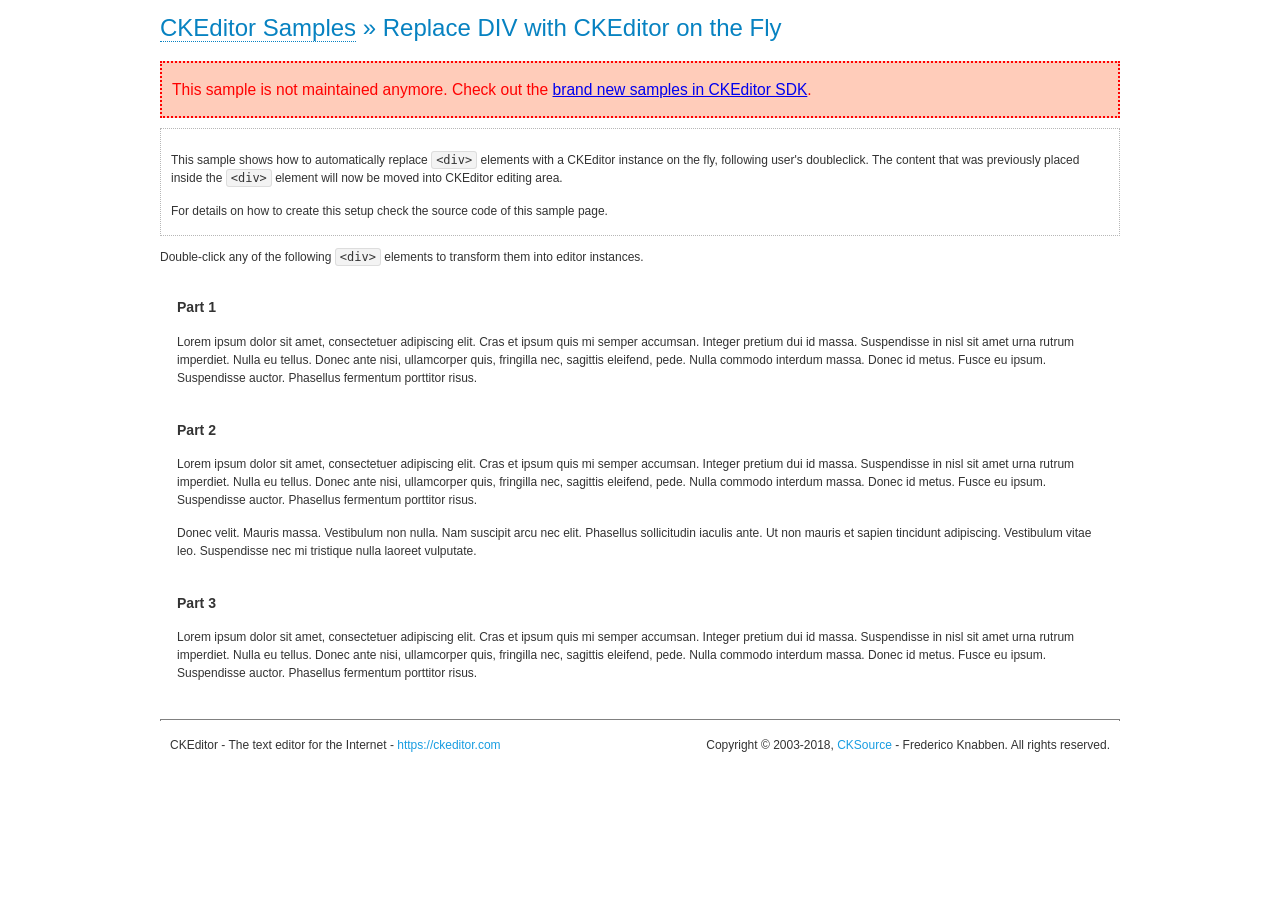
<file: bootstrap/plugins/ckeditor/samples/old/divreplace.html>
<!DOCTYPE html>
<!--
Copyright (c) 2003-2018, CKSource - Frederico Knabben. All rights reserved.
For licensing, see LICENSE.md or https://ckeditor.com/legal/ckeditor-oss-license
-->
<html>
<head>
	<meta charset="utf-8">
	<title>Replace DIV &mdash; CKEditor Sample</title>
	<script src="../../ckeditor.js"></script>
	<link href="sample.css" rel="stylesheet">
	<style>

		div.editable
		{
			border: solid 2px transparent;
			padding-left: 15px;
			padding-right: 15px;
		}

		div.editable:hover
		{
			border-color: black;
		}

	</style>
	<script>

		// Uncomment the following code to test the "Timeout Loading Method".
		// CKEDITOR.loadFullCoreTimeout = 5;

		window.onload = function() {
			// Listen to the double click event.
			if ( window.addEventListener )
				document.body.addEventListener( 'dblclick', onDoubleClick, false );
			else if ( window.attachEvent )
				document.body.attachEvent( 'ondblclick', onDoubleClick );

		};

		function onDoubleClick( ev ) {
			// Get the element which fired the event. This is not necessarily the
			// element to which the event has been attached.
			var element = ev.target || ev.srcElement;

			// Find out the div that holds this element.
			var name;

			do {
				element = element.parentNode;
			}
			while ( element && ( name = element.nodeName.toLowerCase() ) &&
				( name != 'div' || element.className.indexOf( 'editable' ) == -1 ) && name != 'body' );

			if ( name == 'div' && element.className.indexOf( 'editable' ) != -1 )
				replaceDiv( element );
		}

		var editor;

		function replaceDiv( div ) {
			if ( editor )
				editor.destroy();

			editor = CKEDITOR.replace( div );
		}

	</script>
</head>
<body>
	<h1 class="samples">
		<a href="index.html">CKEditor Samples</a> &raquo; Replace DIV with CKEditor on the Fly
	</h1>
	<div class="warning deprecated">
		This sample is not maintained anymore. Check out the <a href="https://sdk.ckeditor.com/">brand new samples in CKEditor SDK</a>.
	</div>
	<div class="description">
		<p>
			This sample shows how to automatically replace <code>&lt;div&gt;</code> elements
			with a CKEditor instance on the fly, following user's doubleclick. The content
			that was previously placed inside the <code>&lt;div&gt;</code> element will now
			be moved into CKEditor editing area.
		</p>
		<p>
			For details on how to create this setup check the source code of this sample page.
		</p>
	</div>
	<p>
		Double-click any of the following <code>&lt;div&gt;</code> elements to transform them into
		editor instances.
	</p>
	<div class="editable">
		<h3>
			Part 1
		</h3>
		<p>
			Lorem ipsum dolor sit amet, consectetuer adipiscing elit. Cras et ipsum quis mi
			semper accumsan. Integer pretium dui id massa. Suspendisse in nisl sit amet urna
			rutrum imperdiet. Nulla eu tellus. Donec ante nisi, ullamcorper quis, fringilla
			nec, sagittis eleifend, pede. Nulla commodo interdum massa. Donec id metus. Fusce
			eu ipsum. Suspendisse auctor. Phasellus fermentum porttitor risus.
		</p>
	</div>
	<div class="editable">
		<h3>
			Part 2
		</h3>
		<p>
			Lorem ipsum dolor sit amet, consectetuer adipiscing elit. Cras et ipsum quis mi
			semper accumsan. Integer pretium dui id massa. Suspendisse in nisl sit amet urna
			rutrum imperdiet. Nulla eu tellus. Donec ante nisi, ullamcorper quis, fringilla
			nec, sagittis eleifend, pede. Nulla commodo interdum massa. Donec id metus. Fusce
			eu ipsum. Suspendisse auctor. Phasellus fermentum porttitor risus.
		</p>
		<p>
			Donec velit. Mauris massa. Vestibulum non nulla. Nam suscipit arcu nec elit. Phasellus
			sollicitudin iaculis ante. Ut non mauris et sapien tincidunt adipiscing. Vestibulum
			vitae leo. Suspendisse nec mi tristique nulla laoreet vulputate.
		</p>
	</div>
	<div class="editable">
		<h3>
			Part 3
		</h3>
		<p>
			Lorem ipsum dolor sit amet, consectetuer adipiscing elit. Cras et ipsum quis mi
			semper accumsan. Integer pretium dui id massa. Suspendisse in nisl sit amet urna
			rutrum imperdiet. Nulla eu tellus. Donec ante nisi, ullamcorper quis, fringilla
			nec, sagittis eleifend, pede. Nulla commodo interdum massa. Donec id metus. Fusce
			eu ipsum. Suspendisse auctor. Phasellus fermentum porttitor risus.
		</p>
	</div>
	<div id="footer">
		<hr>
		<p>
			CKEditor - The text editor for the Internet - <a class="samples" href="https://ckeditor.com/">https://ckeditor.com</a>
		</p>
		<p id="copy">
			Copyright &copy; 2003-2018, <a class="samples" href="https://cksource.com/">CKSource</a> - Frederico
			Knabben. All rights reserved.
		</p>
	</div>
</body>
</html>
</file>
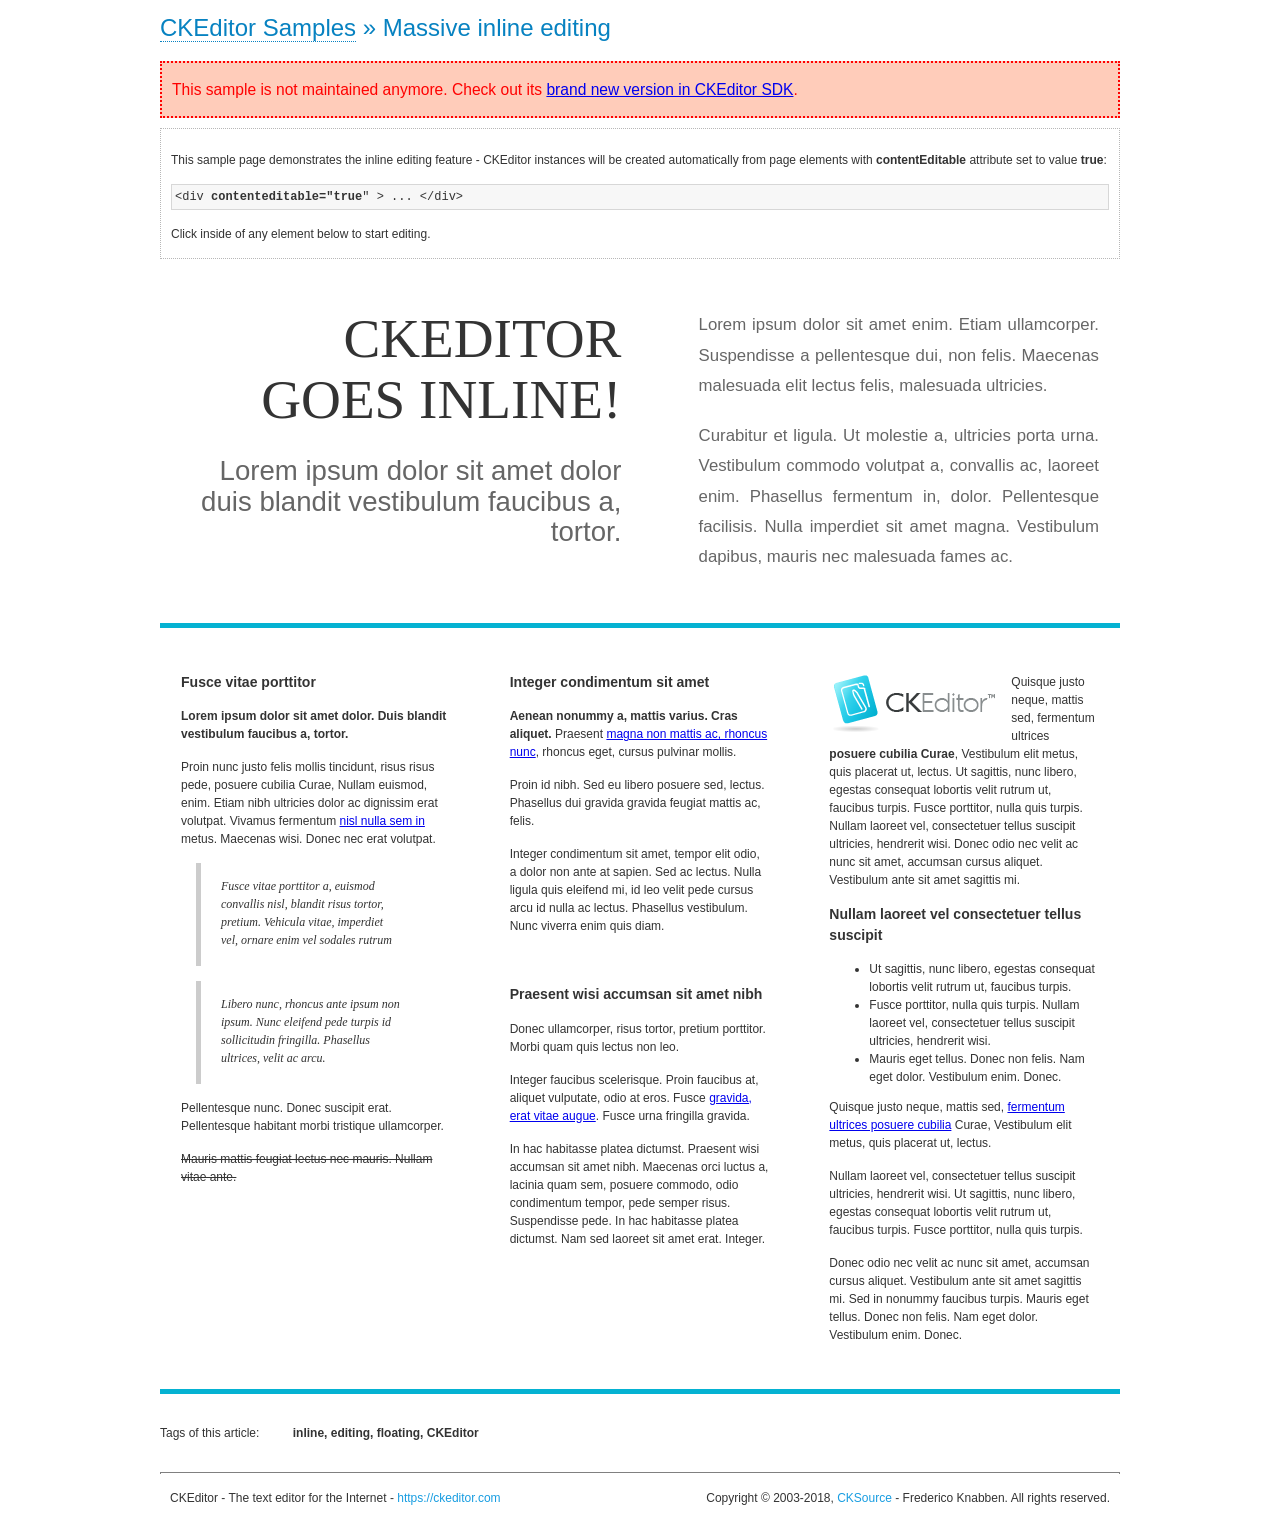
<file: bootstrap/plugins/ckeditor/samples/old/inlineall.html>
<!DOCTYPE html>
<!--
Copyright (c) 2003-2018, CKSource - Frederico Knabben. All rights reserved.
For licensing, see LICENSE.md or https://ckeditor.com/legal/ckeditor-oss-license
-->
<html>
<head>
	<meta charset="utf-8">
	<title>Massive inline editing &mdash; CKEditor Sample</title>
	<script src="../../ckeditor.js"></script>
	<script>

		// This code is generally not necessary, but it is here to demonstrate
		// how to customize specific editor instances on the fly. This fits well
		// this demo because we have editable elements (like headers) that
		// require less features.

		// The "instanceCreated" event is fired for every editor instance created.
		CKEDITOR.on( 'instanceCreated', function( event ) {
			var editor = event.editor,
				element = editor.element;

			// Customize editors for headers and tag list.
			// These editors don't need features like smileys, templates, iframes etc.
			if ( element.is( 'h1', 'h2', 'h3' ) || element.getAttribute( 'id' ) == 'taglist' ) {
				// Customize the editor configurations on "configLoaded" event,
				// which is fired after the configuration file loading and
				// execution. This makes it possible to change the
				// configurations before the editor initialization takes place.
				editor.on( 'configLoaded', function() {

					// Remove unnecessary plugins to make the editor simpler.
					editor.config.removePlugins = 'colorbutton,find,flash,font,' +
						'forms,iframe,image,newpage,removeformat,' +
						'smiley,specialchar,stylescombo,templates';

					// Rearrange the layout of the toolbar.
					editor.config.toolbarGroups = [
						{ name: 'editing',		groups: [ 'basicstyles', 'links' ] },
						{ name: 'undo' },
						{ name: 'clipboard',	groups: [ 'selection', 'clipboard' ] },
						{ name: 'about' }
					];
				});
			}
		});

	</script>
	<link href="sample.css" rel="stylesheet">
	<style>

		/* The following styles are just to make the page look nice. */

		/* Workaround to show Arial Black in Firefox. */
		@font-face
		{
			font-family: 'arial-black';
			src: local('Arial Black');
		}

		*[contenteditable="true"]
		{
			padding: 10px;
		}

		#container
		{
			width: 960px;
			margin: 30px auto 0;
		}

		#header
		{
			overflow: hidden;
			padding: 0 0 30px;
			border-bottom: 5px solid #05B2D2;
			position: relative;
		}

		#headerLeft,
		#headerRight
		{
			width: 49%;
			overflow: hidden;
		}

		#headerLeft
		{
			float: left;
			padding: 10px 1px 1px;
		}

		#headerLeft h2,
		#headerLeft h3
		{
			text-align: right;
			margin: 0;
			overflow: hidden;
			font-weight: normal;
		}

		#headerLeft h2
		{
			font-family: "Arial Black",arial-black;
			font-size: 4.6em;
			line-height: 1.1;
			text-transform: uppercase;
		}

		#headerLeft h3
		{
			font-size: 2.3em;
			line-height: 1.1;
			margin: .2em 0 0;
			color: #666;
		}

		#headerRight
		{
			float: right;
			padding: 1px;
		}

		#headerRight p
		{
			line-height: 1.8;
			text-align: justify;
			margin: 0;
		}

		#headerRight p + p
		{
			margin-top: 20px;
		}

		#headerRight > div
		{
			padding: 20px;
			margin: 0 0 0 30px;
			font-size: 1.4em;
			color: #666;
		}

		#columns
		{
			color: #333;
			overflow: hidden;
			padding: 20px 0;
		}

		#columns > div
		{
			float: left;
			width: 33.3%;
		}

		#columns #column1 > div
		{
			margin-left: 1px;
		}

		#columns #column3 > div
		{
			margin-right: 1px;
		}

		#columns > div > div
		{
			margin: 0px 10px;
			padding: 10px 20px;
		}

		#columns blockquote
		{
			margin-left: 15px;
		}

		#tagLine
		{
			border-top: 5px solid #05B2D2;
			padding-top: 20px;
		}

		#taglist {
			display: inline-block;
			margin-left: 20px;
			font-weight: bold;
			margin: 0 0 0 20px;
		}

	</style>
</head>
<body>
<div>
	<h1 class="samples"><a href="index.html">CKEditor Samples</a> &raquo; Massive inline editing</h1>
	<div class="warning deprecated">
		This sample is not maintained anymore. Check out its <a href="https://sdk.ckeditor.com/samples/inline.html">brand new version in CKEditor SDK</a>.
	</div>
	<div class="description">
		<p>This sample page demonstrates the inline editing feature - CKEditor instances will be created automatically from page elements with <strong>contentEditable</strong> attribute set to value <strong>true</strong>:</p>
		<pre class="samples">&lt;div <strong>contenteditable="true</strong>" &gt; ... &lt;/div&gt;</pre>
		<p>Click inside of any element below to start editing.</p>
	</div>
</div>
<div id="container">
	<div id="header">
		<div id="headerLeft">
			<h2 id="sampleTitle" contenteditable="true">
				CKEditor<br> Goes Inline!
			</h2>
			<h3 contenteditable="true">
				Lorem ipsum dolor sit amet dolor duis blandit vestibulum faucibus a, tortor.
			</h3>
		</div>
		<div id="headerRight">
			<div contenteditable="true">
				<p>
					Lorem ipsum dolor sit amet enim. Etiam ullamcorper. Suspendisse a pellentesque dui, non felis. Maecenas malesuada elit lectus felis, malesuada ultricies.
				</p>
				<p>
					Curabitur et ligula. Ut molestie a, ultricies porta urna. Vestibulum commodo volutpat a, convallis ac, laoreet enim. Phasellus fermentum in, dolor. Pellentesque facilisis. Nulla imperdiet sit amet magna. Vestibulum dapibus, mauris nec malesuada fames ac.
				</p>
			</div>
		</div>
	</div>
	<div id="columns">
		<div id="column1">
			<div contenteditable="true">
				<h3>
					Fusce vitae porttitor
				</h3>
				<p>
					<strong>
						Lorem ipsum dolor sit amet dolor. Duis blandit vestibulum faucibus a, tortor.
					</strong>
				</p>
				<p>
					Proin nunc justo felis mollis tincidunt, risus risus pede, posuere cubilia Curae, Nullam euismod, enim. Etiam nibh ultricies dolor ac dignissim erat volutpat. Vivamus fermentum <a href="https://ckeditor.com/">nisl nulla sem in</a> metus. Maecenas wisi. Donec nec erat volutpat.
				</p>
				<blockquote>
					<p>
						Fusce vitae porttitor a, euismod convallis nisl, blandit risus tortor, pretium.
						Vehicula vitae, imperdiet vel, ornare enim vel sodales rutrum
					</p>
				</blockquote>
				<blockquote>
					<p>
						Libero nunc, rhoncus ante ipsum non ipsum. Nunc eleifend pede turpis id sollicitudin fringilla. Phasellus ultrices, velit ac arcu.
					</p>
				</blockquote>
				<p>Pellentesque nunc. Donec suscipit erat. Pellentesque habitant morbi tristique ullamcorper.</p>
				<p><s>Mauris mattis feugiat lectus nec mauris. Nullam vitae ante.</s></p>
			</div>
		</div>
		<div id="column2">
			<div contenteditable="true">
				<h3>
					Integer condimentum sit amet
				</h3>
				<p>
					<strong>Aenean nonummy a, mattis varius. Cras aliquet.</strong>
					Praesent <a href="https://ckeditor.com/">magna non mattis ac, rhoncus nunc</a>, rhoncus eget, cursus pulvinar mollis.</p>
				<p>Proin id nibh. Sed eu libero posuere sed, lectus. Phasellus dui gravida gravida feugiat mattis ac, felis.</p>
				<p>Integer condimentum sit amet, tempor elit odio, a dolor non ante at sapien. Sed ac lectus. Nulla ligula quis eleifend mi, id leo velit pede cursus arcu id nulla ac lectus. Phasellus vestibulum. Nunc viverra enim quis diam.</p>
			</div>
			<div contenteditable="true">
				<h3>
					Praesent wisi accumsan sit amet nibh
				</h3>
				<p>Donec ullamcorper, risus tortor, pretium porttitor. Morbi quam quis lectus non leo.</p>
				<p style="margin-left: 40px; ">Integer faucibus scelerisque. Proin faucibus at, aliquet vulputate, odio at eros. Fusce <a href="https://ckeditor.com/">gravida, erat vitae augue</a>. Fusce urna fringilla gravida.</p>
				<p>In hac habitasse platea dictumst. Praesent wisi accumsan sit amet nibh. Maecenas orci luctus a, lacinia quam sem, posuere commodo, odio condimentum tempor, pede semper risus. Suspendisse pede. In hac habitasse platea dictumst. Nam sed laoreet sit amet erat. Integer.</p>
			</div>
		</div>
		<div id="column3">
			<div contenteditable="true">
				<p>
					<img src="assets/inlineall/logo.png" alt="CKEditor logo" style="float:left">
				</p>
				<p>Quisque justo neque, mattis sed, fermentum ultrices <strong>posuere cubilia Curae</strong>, Vestibulum elit metus, quis placerat ut, lectus. Ut sagittis, nunc libero, egestas consequat lobortis velit rutrum ut, faucibus turpis. Fusce porttitor, nulla quis turpis. Nullam laoreet vel, consectetuer tellus suscipit ultricies, hendrerit wisi. Donec odio nec velit ac nunc sit amet, accumsan cursus aliquet. Vestibulum ante sit amet sagittis mi.</p>
				<h3>
					Nullam laoreet vel consectetuer tellus suscipit
				</h3>
				<ul>
					<li>Ut sagittis, nunc libero, egestas consequat lobortis velit rutrum ut, faucibus turpis.</li>
					<li>Fusce porttitor, nulla quis turpis. Nullam laoreet vel, consectetuer tellus suscipit ultricies, hendrerit wisi.</li>
					<li>Mauris eget tellus. Donec non felis. Nam eget dolor. Vestibulum enim. Donec.</li>
				</ul>
				<p>Quisque justo neque, mattis sed, <a href="https://ckeditor.com/">fermentum ultrices posuere cubilia</a> Curae, Vestibulum elit metus, quis placerat ut, lectus.</p>
				<p>Nullam laoreet vel, consectetuer tellus suscipit ultricies, hendrerit wisi. Ut sagittis, nunc libero, egestas consequat lobortis velit rutrum ut, faucibus turpis. Fusce porttitor, nulla quis turpis.</p>
				<p>Donec odio nec velit ac nunc sit amet, accumsan cursus aliquet. Vestibulum ante sit amet sagittis mi. Sed in nonummy faucibus turpis. Mauris eget tellus. Donec non felis. Nam eget dolor. Vestibulum enim. Donec.</p>
			</div>
		</div>
	</div>
	<div id="tagLine">
		Tags of this article:
		<p id="taglist" contenteditable="true">
			inline, editing, floating, CKEditor
		</p>
	</div>
</div>
<div id="footer">
	<hr>
	<p>
		CKEditor - The text editor for the Internet - <a class="samples" href="https://ckeditor.com/">
			https://ckeditor.com</a>
	</p>
	<p id="copy">
		Copyright &copy; 2003-2018, <a class="samples" href="https://cksource.com/">CKSource</a>
		- Frederico Knabben. All rights reserved.
	</p>
</div>
</body>
</html>
</file>
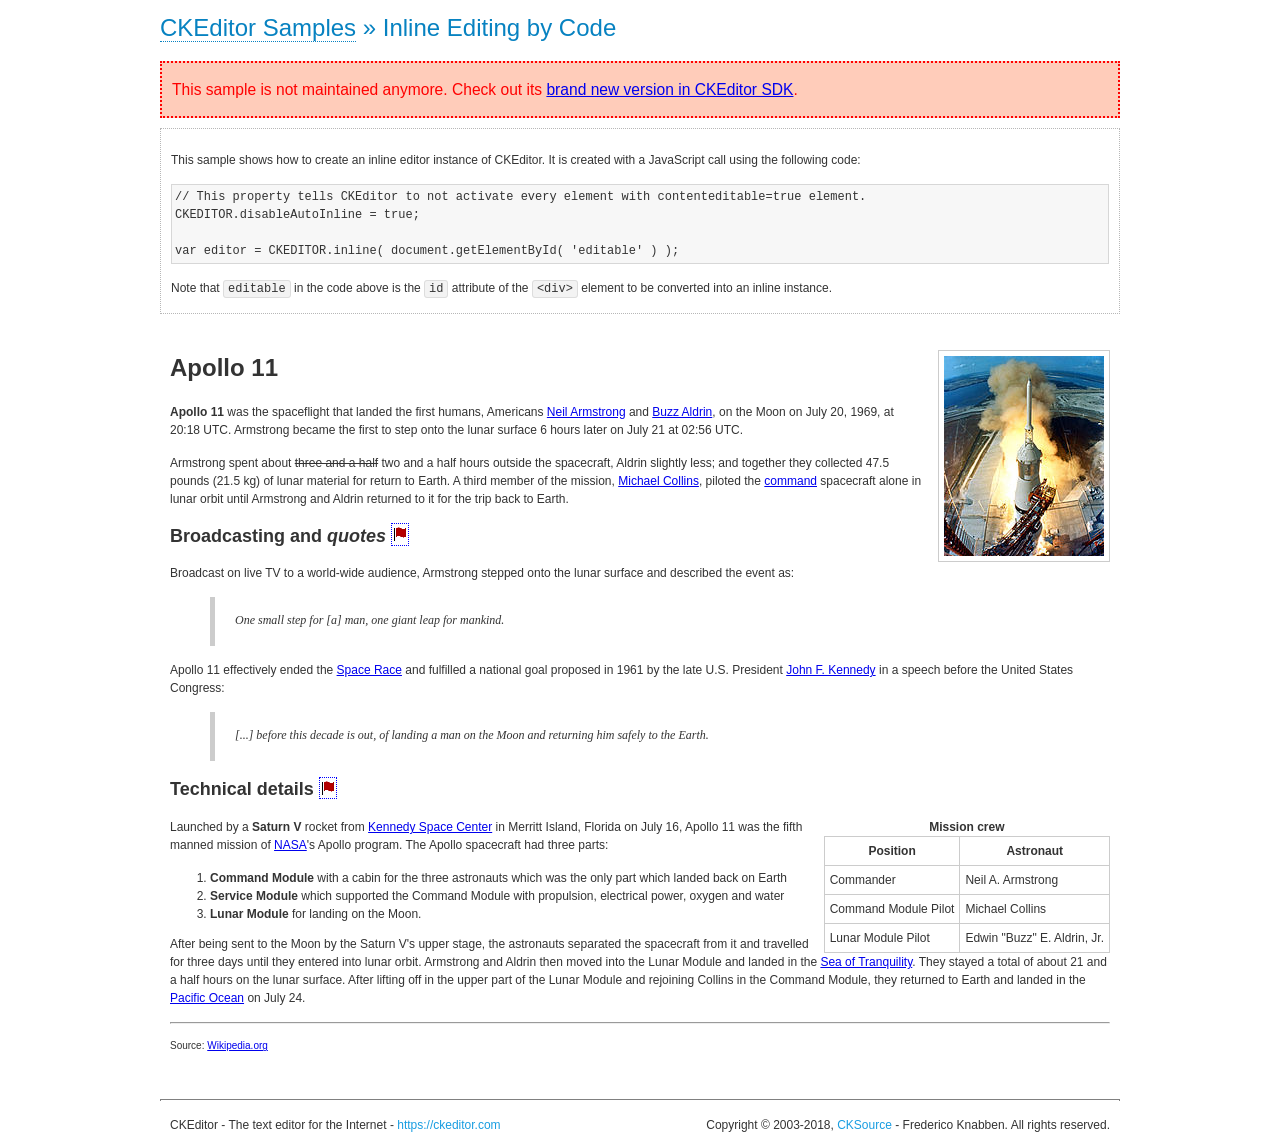
<file: bootstrap/plugins/ckeditor/samples/old/inlinebycode.html>
<!DOCTYPE html>
<!--
Copyright (c) 2003-2018, CKSource - Frederico Knabben. All rights reserved.
For licensing, see LICENSE.md or https://ckeditor.com/legal/ckeditor-oss-license
-->
<html>
<head>
	<meta charset="utf-8">
	<title>Inline Editing by Code &mdash; CKEditor Sample</title>
	<script src="../../ckeditor.js"></script>
	<link href="sample.css" rel="stylesheet">
	<style>

		#editable
		{
			padding: 10px;
			float: left;
		}

	</style>
</head>
<body>
	<h1 class="samples">
		<a href="index.html">CKEditor Samples</a> &raquo; Inline Editing by Code
	</h1>
	<div class="warning deprecated">
		This sample is not maintained anymore. Check out its <a href="https://sdk.ckeditor.com/samples/inline.html">brand new version in CKEditor SDK</a>.
	</div>
	<div class="description">
		<p>
			This sample shows how to create an inline editor instance of CKEditor. It is created
			with a JavaScript call using the following code:
		</p>
<pre class="samples">
// This property tells CKEditor to not activate every element with contenteditable=true element.
CKEDITOR.disableAutoInline = true;

var editor = CKEDITOR.inline( document.getElementById( 'editable' ) );
</pre>
		<p>
			Note that <code>editable</code> in the code above is the <code>id</code>
			attribute of the <code>&lt;div&gt;</code> element to be converted into an inline instance.
		</p>
	</div>
	<div id="editable" contenteditable="true">
		<h1><img alt="Saturn V carrying Apollo 11" class="right" src="assets/sample.jpg" /> Apollo 11</h1>

		<p><b>Apollo 11</b> was the spaceflight that landed the first humans, Americans <a href="http://en.wikipedia.org/wiki/Neil_Armstrong" title="Neil Armstrong">Neil Armstrong</a> and <a href="http://en.wikipedia.org/wiki/Buzz_Aldrin" title="Buzz Aldrin">Buzz Aldrin</a>, on the Moon on July 20, 1969, at 20:18 UTC. Armstrong became the first to step onto the lunar surface 6 hours later on July 21 at 02:56 UTC.</p>

		<p>Armstrong spent about <s>three and a half</s> two and a half hours outside the spacecraft, Aldrin slightly less; and together they collected 47.5 pounds (21.5&nbsp;kg) of lunar material for return to Earth. A third member of the mission, <a href="http://en.wikipedia.org/wiki/Michael_Collins_(astronaut)" title="Michael Collins (astronaut)">Michael Collins</a>, piloted the <a href="http://en.wikipedia.org/wiki/Apollo_Command/Service_Module" title="Apollo Command/Service Module">command</a> spacecraft alone in lunar orbit until Armstrong and Aldrin returned to it for the trip back to Earth.</p>

		<h2>Broadcasting and <em>quotes</em> <a id="quotes" name="quotes"></a></h2>

		<p>Broadcast on live TV to a world-wide audience, Armstrong stepped onto the lunar surface and described the event as:</p>

		<blockquote>
			<p>One small step for [a] man, one giant leap for mankind.</p>
		</blockquote>

		<p>Apollo 11 effectively ended the <a href="http://en.wikipedia.org/wiki/Space_Race" title="Space Race">Space Race</a> and fulfilled a national goal proposed in 1961 by the late U.S. President <a href="http://en.wikipedia.org/wiki/John_F._Kennedy" title="John F. Kennedy">John F. Kennedy</a> in a speech before the United States Congress:</p>

		<blockquote>
			<p>[...] before this decade is out, of landing a man on the Moon and returning him safely to the Earth.</p>
		</blockquote>

		<h2>Technical details <a id="tech-details" name="tech-details"></a></h2>

		<table align="right" border="1" bordercolor="#ccc" cellpadding="5" cellspacing="0" style="border-collapse:collapse;margin:10px 0 10px 15px;">
			<caption><strong>Mission crew</strong></caption>
			<thead>
			<tr>
				<th scope="col">Position</th>
				<th scope="col">Astronaut</th>
			</tr>
			</thead>
			<tbody>
			<tr>
				<td>Commander</td>
				<td>Neil A. Armstrong</td>
			</tr>
			<tr>
				<td>Command Module Pilot</td>
				<td>Michael Collins</td>
			</tr>
			<tr>
				<td>Lunar Module Pilot</td>
				<td>Edwin &quot;Buzz&quot; E. Aldrin, Jr.</td>
			</tr>
			</tbody>
		</table>

		<p>Launched by a <strong>Saturn V</strong> rocket from <a href="http://en.wikipedia.org/wiki/Kennedy_Space_Center" title="Kennedy Space Center">Kennedy Space Center</a> in Merritt Island, Florida on July 16, Apollo 11 was the fifth manned mission of <a href="http://en.wikipedia.org/wiki/NASA" title="NASA">NASA</a>&#39;s Apollo program. The Apollo spacecraft had three parts:</p>

		<ol>
			<li><strong>Command Module</strong> with a cabin for the three astronauts which was the only part which landed back on Earth</li>
			<li><strong>Service Module</strong> which supported the Command Module with propulsion, electrical power, oxygen and water</li>
			<li><strong>Lunar Module</strong> for landing on the Moon.</li>
		</ol>

		<p>After being sent to the Moon by the Saturn V&#39;s upper stage, the astronauts separated the spacecraft from it and travelled for three days until they entered into lunar orbit. Armstrong and Aldrin then moved into the Lunar Module and landed in the <a href="http://en.wikipedia.org/wiki/Mare_Tranquillitatis" title="Mare Tranquillitatis">Sea of Tranquility</a>. They stayed a total of about 21 and a half hours on the lunar surface. After lifting off in the upper part of the Lunar Module and rejoining Collins in the Command Module, they returned to Earth and landed in the <a href="http://en.wikipedia.org/wiki/Pacific_Ocean" title="Pacific Ocean">Pacific Ocean</a> on July 24.</p>

		<hr />
		<p style="text-align: right;"><small>Source: <a href="http://en.wikipedia.org/wiki/Apollo_11">Wikipedia.org</a></small></p>
	</div>

	<script>
		// We need to turn off the automatic editor creation first.
		CKEDITOR.disableAutoInline = true;

		var editor = CKEDITOR.inline( 'editable' );
	</script>
	<div id="footer">
		<hr>
		<p contenteditable="true">
			CKEditor - The text editor for the Internet - <a class="samples" href="https://ckeditor.com/">
				https://ckeditor.com</a>
		</p>
		<p id="copy">
			Copyright &copy; 2003-2018, <a class="samples" href="https://cksource.com/">CKSource</a>
			- Frederico Knabben. All rights reserved.
		</p>
	</div>
</body>
</html>
</file>
<file: bootstrap/plugins/ckeditor/samples/css/samples.css>
/**
 * @license Copyright (c) 2003-2018, CKSource - Frederico Knabben. All rights reserved.
 * For licensing, see LICENSE.md or https://ckeditor.com/legal/ckeditor-oss-license
 */
@media (max-width: 900px) {
  .global-is-mobile-hidden {
    display: none !important;
  }
}
article,
aside,
details,
figcaption,
figure,
footer,
header,
hgroup,
main,
menu,
nav,
section {
  display: block;
}
body,
html {
  margin: 0;
  padding: 0;
  font: 16px / 1.8 Arial, 'Helvetica Neue', Helvetica, sans-serif;
  font-weight: 300;
  color: #575757;
}
.grid-width-10 {
  width: 10%;
}
.grid-width-20 {
  width: 20%;
}
.grid-width-30 {
  width: 30%;
}
.grid-width-40 {
  width: 40%;
}
.grid-width-50 {
  width: 50%;
}
.grid-width-60 {
  width: 60%;
}
.grid-width-70 {
  width: 70%;
}
.grid-width-80 {
  width: 80%;
}
.grid-width-90 {
  width: 90%;
}
.grid-width-100 {
  width: 100%;
}
@media (max-width: 900px) {
  .grid-width-10,
  .grid-width-20,
  .grid-width-30,
  .grid-width-40,
  .grid-width-50,
  .grid-width-60,
  .grid-width-70,
  .grid-width-80,
  .grid-width-90,
  .grid-width-100 {
    width: 100%;
  }
}
*[class*="grid-width"] {
  -webkit-box-sizing: border-box;
  -moz-box-sizing: border-box;
  box-sizing: border-box;
  padding-left: 4%;
  padding-right: 4%;
  float: left;
}
*[class*="grid-width"]:after,
.grid-container:after,
*[class*="grid-width"]:before,
.grid-container:before {
  content: '';
  display: block;
  overflow: hidden;
  visibility: hidden;
  font-size: 0;
  line-height: 0;
  width: 0;
  height: 0;
}
*[class*="grid-width"]:after,
.grid-container:after {
  clear: both;
}
.grid-container {
  -webkit-box-sizing: border-box;
  -moz-box-sizing: border-box;
  box-sizing: border-box;
  margin-left: auto;
  margin-right: auto;
}
.grid-container-nested *[class*="grid-width"]:first-child {
  padding-left: 0;
}
.grid-container-nested *[class*="grid-width"]:last-child {
  padding-right: 0;
}
@media (max-width: 900px) {
  .grid-container-nested *[class*="grid-width"]:first-child {
    padding-left: 4%;
  }
  .grid-container-nested *[class*="grid-width"]:last-child {
    padding-right: 4%;
  }
}
.header-a {
  min-height: 140px;
  overflow: hidden;
}
.header-a .header-a-logo {
  margin: 40px 0 0;
}
@media (max-width: 900px) {
  .header-a .header-a-logo {
    text-align: center;
  }
}
.header-a .header-a-logo img {
  border: transparent;
}
.navigation-a {
  height: 30px;
  background: #3D3D3D;
  position: absolute;
  left: 0;
  right: 0;
  top: 0;
  padding: 0;
  overflow: hidden;
}
@media (max-width: 900px) {
  .navigation-a {
    text-align: center;
  }
}
.navigation-a ul {
  list-style: none;
  margin: 0;
  overflow: hidden;
}
.navigation-a ul li,
.navigation-a ul li a {
  display: inline-block;
}
@media (max-width: 900px) {
  .navigation-a ul {
    width: auto;
    text-overflow: ellipsis;
    white-space: nowrap;
    display: inline-block;
    float: none;
  }
  .navigation-a ul:before,
  .navigation-a ul:after {
    display: none;
  }
}
.navigation-a ul.navigation-a-left {
  text-align: left;
}
@media (max-width: 900px) {
  .navigation-a ul.navigation-a-left {
    padding-right: 0;
  }
}
.navigation-a ul.navigation-a-right {
  text-align: right;
}
@media (max-width: 900px) {
  .navigation-a ul.navigation-a-right {
    padding-left: 23px;
  }
}
.navigation-a ul li + li {
  margin-left: 23px;
}
.navigation-a ul li a {
  font-size: 10px;
  font-size: 0.625rem;
  line-height: 18px;
  line-height: 1.13rem;
  line-height: 30px;
  float: left;
  color: #ddd;
  font-weight: bold;
  text-decoration: none;
  text-transform: uppercase;
}
.navigation-a ul li a:hover {
  cursor: pointer;
  color: #fff;
}
.icon-navigation-a-github:before,
.icon-navigation-a-github:after {
  background-image: url("[data-uri]");
}
.navigation-b {
  text-align: right;
  margin: 52px 0 0;
  overflow: visible;
}
@media (max-width: 900px) {
  .navigation-b {
    text-align: center;
    margin-top: 20px;
    padding: 0;
  }
}
.navigation-b ul {
  padding: 0;
  list-style: none;
  margin: 0;
  overflow: visible;
}
.navigation-b ul li,
.navigation-b ul li a {
  display: inline-block;
}
@media (max-width: 900px) {
  .navigation-b ul {
    display: table;
    width: 100%;
    padding-bottom: 1.5em;
  }
}
@media (max-width: 900px) {
  .navigation-b ul li {
    display: table-row;
  }
}
.navigation-b ul li + li {
  margin-left: 20px;
}
@media (max-width: 900px) {
  .navigation-b ul li + li {
    margin-left: 0;
  }
}
.navigation-b ul li a {
  -webkit-box-sizing: border-box;
  -moz-box-sizing: border-box;
  box-sizing: border-box;
  text-transform: uppercase;
  text-decoration: none;
  outline: none;
}
@media (max-width: 900px) {
  .navigation-b ul li a {
    width: 100%;
    -webkit-border-radius: 0;
    -webkit-background-clip: padding-box;
    -moz-border-radius: 0;
    -moz-background-clip: padding;
    border-radius: 0;
    background-clip: padding-box;
  }
}
.footer-a {
  font-size: 13px;
  font-size: 0.8125rem;
  line-height: 23.4px;
  line-height: 1.46rem;
  padding-top: 2.25em;
  padding-bottom: 2.25em;
  overflow: hidden;
  color: #8a8a8a;
}
.footer-a a {
  color: #0287D0;
  text-decoration: none;
  border-bottom: 1px dotted #0287D0;
}
.footer-a a:hover {
  color: #0277b7;
}
.footer-a p {
  margin: 0;
  display: inline-block;
  text-align: center;
}
.content {
  font-size: 14px;
  font-size: 0.875rem;
  line-height: 25.2px;
  line-height: 1.57rem;
  overflow: hidden;
  padding-top: 1.5em;
  padding-bottom: 1.5em;
}
.content p {
  margin: 0.75em 0;
}
.content ul,
.content ol,
.content pre,
.content blockquote,
.content textarea:not([class^="cke"]),
.content .cke {
  margin: 1.875em 0;
}
.content code,
.content kbd {
  -webkit-border-radius: 3px;
  -webkit-background-clip: padding-box;
  -moz-border-radius: 3px;
  -moz-background-clip: padding;
  border-radius: 3px;
  background-clip: padding-box;
  padding: 3px 4px;
}
.content pre,
.content code,
.content kbd,
.content blockquote {
  background: #f5f5f5;
}
.content blockquote,
.content pre {
  background: none;
  border-left: 4px solid #0287D0;
  padding: 1.5em 2.25em;
}
.content p a,
.content ul a,
.content ol a,
.content blockquote a,
.content h1 a,
.content h2 a,
.content h3 a,
.content h4 a,
.content h5 a {
  color: #0287D0;
  text-decoration: none;
  border-bottom: 1px dotted #0287D0;
}
.content p a:hover,
.content ul a:hover,
.content ol a:hover,
.content blockquote a:hover,
.content h1 a:hover,
.content h2 a:hover,
.content h3 a:hover,
.content h4 a:hover,
.content h5 a:hover {
  color: #0277b7;
}
.content h1,
.content h2,
.content h3,
.content h4,
.content h5 {
  color: #000;
  font-weight: 100;
}
.content h1 code,
.content h2 code,
.content h3 code,
.content h4 code,
.content h5 code,
.content h1 kbd,
.content h2 kbd,
.content h3 kbd,
.content h4 kbd,
.content h5 kbd {
  font-size: inherit;
}
.content h1 a.content-heading-anchor,
.content h2 a.content-heading-anchor,
.content h3 a.content-heading-anchor,
.content h4 a.content-heading-anchor,
.content h5 a.content-heading-anchor {
  font-weight: 100;
  vertical-align: middle;
  opacity: 0;
  border: 0;
}
.content h1:hover a.content-heading-anchor,
.content h2:hover a.content-heading-anchor,
.content h3:hover a.content-heading-anchor,
.content h4:hover a.content-heading-anchor,
.content h5:hover a.content-heading-anchor {
  opacity: 1;
}
.content h1:target a,
.content h2:target a,
.content h3:target a,
.content h4:target a,
.content h5:target a {
  -webkit-animation: targetLinkOpacity 0.5s linear alternate;
  -moz-animation: targetLinkOpacity 0.5s linear alternate;
  -o-animation: targetLinkOpacity 0.5s linear alternate;
  animation: targetLinkOpacity 0.5s linear alternate;
  opacity: 1;
}
.content input,
.content select,
.content textarea:not([class^="cke"]) {
  -webkit-border-radius: 3px;
  -webkit-background-clip: padding-box;
  -moz-border-radius: 3px;
  -moz-background-clip: padding;
  border-radius: 3px;
  background-clip: padding-box;
  -webkit-box-shadow: inset 0 1px 1px rgba(0, 0, 0, 0.08);
  -moz-box-shadow: inset 0 1px 1px rgba(0, 0, 0, 0.08);
  box-shadow: inset 0 1px 1px rgba(0, 0, 0, 0.08);
  font: inherit;
  color: inherit;
  border: 1px solid #D9D9D9;
  padding: .2em .5em;
}
.content input:focus,
.content select:focus,
.content textarea:not([class^="cke"]):focus {
  border-color: #66afe9;
  outline: 0;
  -webkit-box-shadow: inset 0 1px 1px rgba(0, 0, 0, 0.08), 0 0 8px #93c6ef;
  -moz-box-shadow: inset 0 1px 1px rgba(0, 0, 0, 0.08), 0 0 8px #93c6ef;
  box-shadow: inset 0 1px 1px rgba(0, 0, 0, 0.08), 0 0 8px #93c6ef;
}
.content abbr {
  border-bottom: 1px dotted #666;
  cursor: pointer;
}
.content blockquote {
  font-style: italic;
  font-family: Georgia, Times, "Times New Roman", serif;
  font-size: 16px;
  font-size: 1rem;
  line-height: 28.8px;
  line-height: 1.8rem;
}
.content em {
  font-style: italic;
}
.content h1 {
  font-size: 36px;
  font-size: 2.25rem;
  line-height: 64.8px;
  line-height: 4.05rem;
  margin: 1.125em 0 0;
}
.content h2 {
  font-size: 27.2px;
  font-size: 1.7rem;
  line-height: 48.96px;
  line-height: 3.06rem;
  margin: 0.9em 0 0;
}
.content h3 {
  font-size: 24px;
  font-size: 1.5rem;
  line-height: 43.2px;
  line-height: 2.7rem;
  font-weight: 500;
  margin: 0.75em 0 0;
}
.content h4 {
  font-size: 19.2px;
  font-size: 1.2rem;
  line-height: 34.56px;
  line-height: 2.16rem;
  font-weight: 500;
  margin: 0.75em 0 0;
}
.content h5 {
  font-size: 17.6px;
  font-size: 1.1rem;
  line-height: 31.68px;
  line-height: 1.98rem;
  font-weight: 500;
  margin: 0.75em 0 0;
}
.content hr {
  border: 0;
  border-top: 4px solid #D9D9D9;
  margin: 1.5em 0;
}
.content input[type="text"] {
  height: 1.8em;
  line-height: 1.8em;
}
.content input[type="button"] {
  -webkit-appearance: button;
  -moz-appearance: button;
  appearance: button;
}
.content kbd {
  font-size: 12px;
  font-size: 0.75rem;
  line-height: 21.6px;
  line-height: 1.35rem;
  font-family: Arial, 'Helvetica Neue', Helvetica, sans-serif;
  padding: 2px 6px;
  -webkit-box-shadow: 0 0 4px #fff inset, 0 2px 0 #D9D9D9;
  -moz-box-shadow: 0 0 4px #fff inset, 0 2px 0 #D9D9D9;
  box-shadow: 0 0 4px #fff inset, 0 2px 0 #D9D9D9;
}
.content p img {
  vertical-align: middle;
}
.content p pre {
  padding: 1.5em;
}
.content pre {
  padding: 0;
  border: 0;
  tab-size: 4;
  -o-tab-size: 4;
  -moz-tab-size: 4;
}
.content pre,
.content code {
  font-size: 11.89px;
  font-size: 0.743rem;
  line-height: 21.4px;
  line-height: 1.34rem;
  font-family: Consolas, Menlo, Monaco, Lucida Console, Liberation Mono, DejaVu Sans Mono, Bitstream Vera Sans Mono, Courier New, monospace, serif;
}
.content pre a,
.content code a {
  border: 0;
}
.content pre code {
  padding: 0.75em;
  display: block;
}
.content strong {
  color: #000;
}
.content ul ul,
.content ol ul,
.content ul ol,
.content ol ol {
  margin: 0.75em 0;
}
.content ul li,
.content ol li {
  font-size: 14px;
  font-size: 0.875rem;
  line-height: 30.24px;
  line-height: 1.89rem;
}
.content textarea:not([class^="cke"]) {
  width: 100%;
}
.content div.todo {
  border: 2px dotted #444;
  padding: 10px;
  margin: 60px 0 10px 0;
  /* Remove me some day */
}
.content div.todo:before {
  content: "TODO";
  font-weight: bold;
}
body a.button-a,
body button.button-a,
body input.button-a {
  -webkit-border-radius: 3px;
  -webkit-background-clip: padding-box;
  -moz-border-radius: 3px;
  -moz-background-clip: padding;
  border-radius: 3px;
  background-clip: padding-box;
  font-size: 14px;
  font-size: 0.875rem;
  line-height: 25.2px;
  line-height: 1.57rem;
  height: 36px;
  line-height: 36px;
  padding: 0 1.1em;
  font-weight: 700;
  color: #3e3e3e;
  white-space: nowrap;
  text-decoration: none;
  display: inline-block;
  cursor: pointer;
  border: 0;
  vertical-align: middle;
  margin: 1px 0;
  background: transparent;
}
body a.button-a.icon-pos-left,
body button.button-a.icon-pos-left,
body input.button-a.icon-pos-left {
  padding-left: .8em;
}
body a.button-a.icon-pos-right,
body button.button-a.icon-pos-right,
body input.button-a.icon-pos-right {
  padding-right: .8em;
}
body a.button-a.button-a-no-text,
body button.button-a.button-a-no-text,
body input.button-a.button-a-no-text {
  -webkit-border-radius: 100px;
  -webkit-background-clip: padding-box;
  -moz-border-radius: 100px;
  -moz-background-clip: padding;
  border-radius: 100px;
  background-clip: padding-box;
  width: 36px;
  padding: 0;
  text-indent: -999px;
  overflow: hidden;
  position: relative;
  text-align: center;
}
body a.button-a.button-a-no-text:before,
body button.button-a.button-a-no-text:before,
body input.button-a.button-a-no-text:before {
  position: absolute;
  left: 50%;
  top: 50%;
  margin: -9px 0 0 -9px;
}
@media (max-width: 900px) {
  body a.button-a.button-a-mobile-collapsed,
  body button.button-a.button-a-mobile-collapsed,
  body input.button-a.button-a-mobile-collapsed {
    -webkit-border-radius: 100px;
    -webkit-background-clip: padding-box;
    -moz-border-radius: 100px;
    -moz-background-clip: padding;
    border-radius: 100px;
    background-clip: padding-box;
    width: 36px;
    padding: 0;
    text-indent: -999px;
    overflow: hidden;
    position: relative;
    text-align: center;
  }
  body a.button-a.button-a-mobile-collapsed:before,
  body button.button-a.button-a-mobile-collapsed:before,
  body input.button-a.button-a-mobile-collapsed:before {
    position: absolute;
    left: 50%;
    top: 50%;
    margin: -9px 0 0 -9px;
  }
  body a.button-a.button-a-mobile-collapsed:before,
  body button.button-a.button-a-mobile-collapsed:before,
  body input.button-a.button-a-mobile-collapsed:before {
    position: absolute;
    left: 50%;
    top: 50%;
    margin: -9px 0 0 -9px;
  }
}
body a.button-a:active,
body button.button-a:active,
body input.button-a:active,
body a.button-a:hover,
body button.button-a:hover,
body input.button-a:hover {
  color: #fff;
  background: #0277b7;
}
body a.button-a:focus,
body button.button-a:focus,
body input.button-a:focus {
  border-color: #66afe9;
  outline: 0;
  -webkit-box-shadow: inset 0 1px 1px rgba(0, 0, 0, 0.075), 0 0 8px #93c6ef;
  -moz-box-shadow: inset 0 1px 1px rgba(0, 0, 0, 0.075), 0 0 8px #93c6ef;
  box-shadow: inset 0 1px 1px rgba(0, 0, 0, 0.075), 0 0 8px #93c6ef;
}
body a.button-a-soft,
body button.button-a-soft,
body input.button-a-soft {
  background: #e7e7e7;
}
body a.button-a-soft:active,
body button.button-a-soft:active,
body input.button-a-soft:active,
body a.button-a-soft:hover,
body button.button-a-soft:hover,
body input.button-a-soft:hover {
  color: #3e3e3e;
  background: #cecece;
}
body a.button-a-background,
body button.button-a-background,
body input.button-a-background,
body a.navigation-b ul li a:hover,
body button.navigation-b ul li a:hover,
body input.navigation-b ul li a:hover {
  color: #fff;
  background: #0287D0;
}
body a.button-a-background:active,
body button.button-a-background:active,
body input.button-a-background:active,
body a.button-a-background:hover,
body button.button-a-background:hover,
body input.button-a-background:hover,
body a.navigation-b ul li a:hover:active,
body button.navigation-b ul li a:hover:active,
body input.navigation-b ul li a:hover:active,
body a.navigation-b ul li a:hover:hover,
body button.navigation-b ul li a:hover:hover,
body input.navigation-b ul li a:hover:hover {
  color: #fff;
  background: #0277b7;
}
.balloon-a {
  font-size: 12px;
  font-size: 0.75rem;
  line-height: 21.6px;
  line-height: 1.35rem;
  -webkit-border-radius: 3px;
  -webkit-background-clip: padding-box;
  -moz-border-radius: 3px;
  -moz-background-clip: padding;
  border-radius: 3px;
  background-clip: padding-box;
  border-bottom: 3px solid #d4d4d4;
  background: #ebebeb;
  display: inline-block;
  white-space: nowrap;
  padding: .4em 1.2em .2em;
  font-weight: 700;
  position: relative;
  z-index: 1000;
  text-transform: none;
  color: #575757;
}
.balloon-a:hover {
  color: #575757;
}
.balloon-a:before {
  content: '';
  width: 0;
  height: 0;
  border-style: solid;
  position: absolute;
}
.balloon-a-ne:before,
.balloon-a-nw:before {
  top: -13px;
  border-width: 0 9px 15.6px 9px;
  border-color: transparent transparent #ebebeb transparent;
}
.balloon-a-se:before,
.balloon-a-sw:before {
  bottom: -13px;
  border-width: 15.6px 9px 0 9px;
  border-color: #ebebeb transparent transparent transparent;
}
.balloon-a-nw:before,
.balloon-a-sw:before {
  left: 20px;
}
.balloon-a-ne:before,
.balloon-a-se:before {
  right: 20px;
}
.icon-pos-left:before,
.icon-pos-right:after {
  content: '';
  display: inline-block;
  width: 18px;
  height: 18px;
  vertical-align: middle;
  background-repeat: no-repeat;
}
.icon-pos-left:before {
  margin-right: 10px;
}
.icon-pos-right:after {
  margin-left: 10px;
}
.icon-download:before,
.icon-download:after {
  background-image: url("[data-uri]");
}
.icon-question-mark:before,
.icon-question-mark:after {
  background-image: url("[data-uri]");
}
.icon-close:before,
.icon-close:after {
  background-image: url("[data-uri]");
}
.ie8 .switch > * {
  vertical-align: middle;
}
.ie8 .switch input[type="radio"] {
  margin: 0 0.25em;
  display: inline-block;
}
.ie8 .switch label {
  margin-left: 0 !important;
  margin-right: 0 !important;
}
.ie8 .switch label[data-for="1"] {
  float: left;
}
.ie8 .switch label[data-for="2"] {
  float: right;
}
.ie8 .switch .switch-inner {
  display: none;
}
.switch {
  font-size: 14px;
  font-size: 0.875rem;
  line-height: 25.2px;
  line-height: 1.57rem;
  font-weight: bold;
  background-color: #0287D0;
  overflow: hidden;
  display: inline-block;
  padding: 0.75em 0.25em;
  color: #fff;
  -webkit-border-radius: 3px;
  -webkit-background-clip: padding-box;
  -moz-border-radius: 3px;
  -moz-background-clip: padding;
  border-radius: 3px;
  background-clip: padding-box;
  position: relative;
}
.switch input[type="radio"] {
  display: none;
}
.switch label {
  position: relative;
  z-index: 2;
  float: left;
  cursor: pointer;
  padding: 0 0.75em;
}
.switch label:hover {
  text-decoration: underline;
}
.switch .switch-inner {
  float: left;
  background-color: #FFF;
  height: 1.5em;
  width: 4.125em;
  padding: 2px;
  margin: 0 0.25em;
  -webkit-border-radius: 5.5px;
  -webkit-background-clip: padding-box;
  -moz-border-radius: 5.5px;
  -moz-background-clip: padding;
  border-radius: 5.5px;
  background-clip: padding-box;
}
.switch .switch-inner .handler {
  overflow: hidden;
  position: relative;
  display: block;
  height: 1.5em;
  width: 1.5em;
  background: #027dc1;
  -webkit-border-radius: 4.5px;
  -webkit-background-clip: padding-box;
  -moz-border-radius: 4.5px;
  -moz-background-clip: padding;
  border-radius: 4.5px;
  background-clip: padding-box;
}
.switch .switch-inner .handler:before {
  content: '';
  display: block;
  position: absolute;
  top: 0;
  right: 0;
  bottom: 3px;
  left: 0;
  background-color: #0291df;
  -webkit-border-bottom-left-radius: 4.5px;
  -moz-border-radius-bottomleft: 4.5px;
  border-bottom-left-radius: 4.5px;
  -webkit-border-bottom-right-radius: 4.5px;
  -webkit-background-clip: padding-box;
  -moz-border-radius-bottomright: 4.5px;
  -moz-background-clip: padding;
  border-bottom-right-radius: 4.5px;
  background-clip: padding-box;
}
.switch:hover .switch-inner .handler:before {
  background: #029ef3;
}
.switch input[data-num="2"]:checked ~ .switch-inner > .handler {
  margin-left: auto;
}
.switch input[data-num="2"]:checked ~ label[data-for="1"] {
  padding-right: 5.125em;
  margin-right: -4.375em;
}
.switch input[data-num="1"]:checked ~ label[data-for="2"] {
  padding-left: 5.125em;
  margin-left: -4.375em;
}
.toggler {
  -webkit-user-select: none;
  -moz-user-select: none;
  -ms-user-select: none;
  user-select: none;
}
.toggler label {
  cursor: pointer;
}
.toggler [data-collapse] {
  display: inherit;
}
.toggler [data-expand] {
  display: none;
}
.toggler.collapsed [data-collapse] {
  display: none;
}
.toggler.collapsed [data-expand] {
  display: inherit;
}
.toggler-container {
  overflow: hidden;
}
.toggler-container.collapsed {
  height: 0;
}
.icon-toggler-expanded:before,
.icon-toggler-collapsed:before,
.icon-toggler-expanded:after,
.icon-toggler-collapsed:after {
  background-image: url("[data-uri]");
}
.icon-toggler-expanded.icon-light:before,
.icon-toggler-collapsed.icon-light:before,
.icon-toggler-expanded.icon-light:after,
.icon-toggler-collapsed.icon-light:after {
  background-image: url("[data-uri]");
}
.icon-toggler-expanded:before,
.icon-toggler-expanded:after {
  background-position: top left;
}
.icon-toggler-collapsed:before,
.icon-toggler-collapsed:after {
  background-position: bottom left;
}
.modal {
  padding: 20px;
  border-radius: 3px;
  background-color: white;
  max-width: 700px;
  -webkit-box-sizing: border-box;
  -moz-box-sizing: border-box;
  box-sizing: border-box;
  width: 80% !important;
  top: 50% !important;
  -webkit-transform: translate(-50%, -50%) !important;
  -moz-transform: translate(-50%, -50%) !important;
  -ms-transform: translate(-50%, -50%) !important;
  -o-transform: translate(-50%, -50%) !important;
  transform: translate(-50%, -50%) !important;
}
.modal-close {
  -webkit-border-radius: 100px;
  -webkit-background-clip: padding-box;
  -moz-border-radius: 100px;
  -moz-background-clip: padding;
  border-radius: 100px;
  background-clip: padding-box;
  cursor: pointer;
  height: 18px;
  width: 18px;
  position: absolute;
  top: 10px;
  right: 10px;
  font-size: 17px;
  text-align: center;
  line-height: 19px;
  background: #cccccc;
}
main .grid-container,
header .grid-container,
.navigation-a > div,
footer > div {
  max-width: 968px;
}
.header-a {
  margin-top: 30px;
}
.footer-a {
  border-top: 1px solid #D9D9D9;
}
.adjoined-top {
  background-color: #0287D0;
  color: #fff;
}
.adjoined-top .content h1,
.adjoined-top .content h2,
.adjoined-top .content h3,
.adjoined-top .content h4,
.adjoined-top .content h5 {
  color: #fff;
}
.adjoined-top .content p {
  font-size: 18px;
  font-size: 1.125rem;
  line-height: 32.4px;
  line-height: 2.02rem;
  font-weight: 100;
}
.adjoined-top .content p a {
  text-decoration: none;
  border-bottom: 1px dotted #fff;
  color: inherit;
}
.adjoined-top .content p a:hover {
  color: #e6e6e6;
}
.adjoined-top .content button {
  color: #fff;
}
.adjoined-top .content strong {
  color: #fff;
}
.adjoined-top .content code {
  font-size: inherit;
  color: #0287D0;
}
.adjoined-bottom {
  position: relative;
}
.adjoined-bottom:before {
  z-index: -1;
  content: '';
  background: #0287D0;
  position: absolute;
  top: 0;
  left: 0;
  right: 0;
  height: 50%;
}
main .grid-container,
header .grid-container,
.navigation-a > div,
footer > div {
  max-width: 1052px;
}
main .grid-container.freed-width {
  max-width: none;
}
.switch {
  background: #027dc1;
  float: right;
  overflow: visible;
}
.switch .balloon-a {
  position: absolute;
  top: -40px;
  right: 50%;
  margin-right: -15px;
  background: #FFEFC1;
  border-bottom-color: #DCDCA4;
}
.switch .balloon-a:before {
  border-color: #FFEFC1 transparent transparent transparent;
}
#toolbar .editors-container {
  overflow: hidden;
  height: 0;
  transition: height 200ms;
}
#toolbar .editors-container.active {
  height: auto;
}
#main #editor {
  background: #FFF;
  padding: 2% 4%;
  border: dashed 5px #0287D0;
}
#main .adjoined-top:before {
  height: 335px;
}
#toolbar .adjoined-top:before {
  height: 219px;
}
#toolbar .adjoined-top .grid-container-nested {
  height: 147px;
}
.content .grid-switch-magic {
  margin: 3.5em 0 0;
}
#info-box {
  padding-bottom: 0;
}
#info-box > div {
  width: 100%;
  text-align: right;
}
#info-box > div .toggler {
  padding-right: 0;
}
#info-box > div .toggler:hover {
  background: transparent;
  color: #000;
}
#info-box > div .toggler:hover > label {
  text-decoration: underline;
}
#info-box > div h2 {
  float: left;
  margin-top: 0;
}
#info-box > div#instructions-container {
  text-align: left;
}
#toolbarModifierWrapper {
  overflow: hidden;
  height: 0;
  opacity: 0;
  transition: height 200ms;
}
#toolbarModifierWrapper.active {
  height: auto;
  opacity: 1;
}
header {
  overflow: visible;
}
header div.grid-container {
  overflow: visible;
}
header .navigation-b {
  overflow: visible;
}
header .navigation-b ul {
  overflow: visible;
}
header .navigation-b a {
  position: relative;
}
header .balloon-a {
  position: absolute;
  top: 48px;
  left: 50%;
  margin-left: -35px;
}
@media (max-width: 1140px) {
  header .balloon-a {
    left: auto;
    margin-left: auto;
    right: 50%;
    margin-right: -35px;
  }
  header .balloon-a:before {
    left: auto;
    right: 22px;
  }
}
@media (max-width: 900px) {
  header .balloon-a {
    display: none;
  }
}
header .header-a-logo img {
  width: 160px;
  height: 60px;
}

#toolbar .cke_toolbar {
  pointer-events: none;
  -webkit-user-select: none;
  -moz-user-select: none;
  -ms-user-select: none;
  user-select: none;
  cursor: default;
}
.some-toolbar-active .cke_toolbar {
  zoom: 1;
  filter: alpha(opacity=50);
  -webkit-opacity: 0.5;
  -moz-opacity: 0.5;
  opacity: 0.5;
}
.cke_toolbar.active {
  position: relative;
  zoom: 1;
  filter: alpha(opacity=100);
  -webkit-opacity: 1;
  -moz-opacity: 1;
  opacity: 1;
}
.cke_toolbar.active:after {
  content: '';
  display: block;
  position: absolute;
  top: 0;
  right: 6px;
  bottom: 5px;
  left: 0;
  -webkit-border-radius: 5px;
  -webkit-background-clip: padding-box;
  -moz-border-radius: 5px;
  -moz-background-clip: padding;
  border-radius: 5px;
  background-clip: padding-box;
  -webkit-box-shadow: 0px 0px 15px 3px #fff4b0;
  -moz-box-shadow: 0px 0px 15px 3px #fff4b0;
  box-shadow: 0px 0px 15px 3px #fff4b0;
}
.cke_toolbar.active .cke_toolgroup {
  -webkit-box-shadow: none;
  -moz-box-shadow: none;
  box-shadow: none;
  border-color: #e3c300;
}
.cke_toolbar.active .cke_combo,
.cke_toolbar.active .cke_toolgroup {
  position: relative;
  z-index: 2;
}
.cke_toolbar.active .cke_combo_button {
  -webkit-box-shadow: none;
  -moz-box-shadow: none;
  box-shadow: none;
}
.unselectable {
  -webkit-user-select: none;
  -moz-user-select: none;
  -ms-user-select: none;
  user-select: none;
}
.toolbar {
  padding: 5px 0;
  margin-bottom: 2.4em;
  overflow: hidden;
  background: #fff;
}
.toolbar button.button-a.cke_button {
  cursor: pointer;
  display: inline-block;
  padding: 4px 6px;
  outline: 0;
  border: 1px solid #a6a6a6;
}
.toolbar button.button-a.hidden {
  display: none;
}
.toolbar button.button-a.left {
  float: left;
  margin-right: 8px;
}
.toolbar button.button-a.right {
  float: right;
  margin-left: 8px;
}
.toolbar button.button-a .highlight {
  color: #ffefc1;
}
.configContainer.hidden,
.toolbarModifier.hidden,
.toolbarModifier-hints.hidden {
  display: none;
}
.toolbarModifier :focus,
.toolbar button:focus,
.configContainer textarea.configCode:focus {
  outline: none;
}
div.toolbarModifier {
  padding: 0;
  overflow: hidden;
  width: 100%;
  position: relative;
  display: table;
  border-collapse: collapse;
}
div.toolbarModifier ::-moz-focus-inner {
  border: 0;
}
div.toolbarModifier .empty {
  display: none;
}
div.toolbarModifier.empty-visible .empty {
  display: table-row;
  zoom: 1;
  filter: alpha(opacity=60);
  -webkit-opacity: 0.6;
  -moz-opacity: 0.6;
  opacity: 0.6;
}
div.toolbarModifier .empty > p {
  line-height: 31px;
}
div.toolbarModifier > ul {
  padding: 0;
  margin: 0;
  border-top: 1px solid #ccc;
  width: 100%;
}
div.toolbarModifier > ul[data-type="table-header"] {
  display: table-header-group;
}
div.toolbarModifier > ul[data-type="table-body"] {
  display: table-row-group;
}
div.toolbarModifier > ul p {
  padding: 0;
  margin: 0;
}
div.toolbarModifier > ul > li {
  display: table-row;
}
div.toolbarModifier > ul > li[data-type="header"] {
  font-weight: bold;
  user-select: none;
  cursor: default;
}
div.toolbarModifier > ul > li[data-type="group"],
div.toolbarModifier > ul > li[data-type="separator"] {
  border-bottom: 1px solid #ccc;
}
div.toolbarModifier > ul > li[data-type="subgroup"] {
  border-top: 1px solid #eee;
}
div.toolbarModifier > ul > li[data-type="subgroup"]:first-child {
  border-top: none;
}
div.toolbarModifier > ul > li[data-type="group"].active,
div.toolbarModifier > ul > li[data-type="group"]:hover,
div.toolbarModifier > ul > li[data-type="separator"].active,
div.toolbarModifier > ul > li[data-type="separator"]:hover {
  overflow: hidden;
  z-index: 2;
}
div.toolbarModifier > ul > li[data-type="group"].active,
div.toolbarModifier > ul > li[data-type="separator"].active,
div.toolbarModifier > ul > li[data-type="group"].active:hover,
div.toolbarModifier > ul > li[data-type="separator"].active:hover {
  background: #f0fafb;
}
div.toolbarModifier > ul > li[data-type="group"]:hover,
div.toolbarModifier > ul > li[data-type="separator"]:hover {
  background: #fffbe3;
}
div.toolbarModifier > ul > li[data-type="separator"] {
  background: #f5f5f5;
}
div.toolbarModifier > ul > li[data-type="separator"]:after {
  content: '';
  width: 100%;
}
div.toolbarModifier > ul > li[data-type="separator"] > p {
  padding: 2px 5px;
}
div.toolbarModifier > ul > li > p,
div.toolbarModifier > ul > li > ul {
  display: table-cell;
  vertical-align: middle;
}
div.toolbarModifier > ul > li p {
  padding-left: 5px;
  min-width: 200px;
}
div.toolbarModifier > ul > li p span {
  white-space: nowrap;
  cursor: default;
}
div.toolbarModifier > ul > li p span button {
  font-size: 12.666px;
  margin-right: 5px;
  cursor: pointer;
  background: #fff;
  -webkit-border-radius: 5px;
  -webkit-background-clip: padding-box;
  -moz-border-radius: 5px;
  -moz-background-clip: padding;
  border-radius: 5px;
  background-clip: padding-box;
  border: 1px solid #bbb;
  padding: 0 7px;
  line-height: 12px;
  height: 20px;
}
div.toolbarModifier > ul > li p span button:not(.disabled):hover,
div.toolbarModifier > ul > li p span button:not(.disabled):focus {
  color: #fff;
  background-color: #454545;
  border-color: transparent;
}
div.toolbarModifier > ul > li p span button.move.disabled {
  cursor: default;
  zoom: 1;
  filter: alpha(opacity=20);
  -webkit-opacity: 0.2;
  -moz-opacity: 0.2;
  opacity: 0.2;
}
div.toolbarModifier > ul > li ul {
  border-collapse: collapse;
  padding: 0;
  width: 100%;
}
div.toolbarModifier > ul > li ul li {
  display: table-row;
  list-style-type: none;
  line-height: 1;
}
div.toolbarModifier > ul > li ul li[data-type="subgroup"] {
  border-top: 1px solid #ddd;
}
div.toolbarModifier > ul > li ul li[data-type="subgroup"]:first-child {
  border-top: 0;
}
div.toolbarModifier > ul > li ul li[data-type="subgroup"] [data-type="button"] {
  -webkit-border-radius: 3px;
  -webkit-background-clip: padding-box;
  -moz-border-radius: 3px;
  -moz-background-clip: padding;
  border-radius: 3px;
  background-clip: padding-box;
  padding: 0 2px;
}
div.toolbarModifier > ul > li ul li[data-type="subgroup"] [data-type="button"]:focus {
  background: rgba(0, 0, 0, 0.04);
}
div.toolbarModifier > ul > li ul li[data-type="subgroup"] [data-type="button"] input {
  vertical-align: middle;
}
div.toolbarModifier > ul > li ul li > p,
div.toolbarModifier > ul > li ul li > ul {
  display: table-cell;
  vertical-align: middle;
}
div.toolbarModifier > ul > li ul li ul {
  padding: 0;
}
div.toolbarModifier > ul > li ul li ul li {
  padding: 0;
  display: inline-block;
  cursor: pointer;
  margin: 2px 5px 2px 0;
}
div.toolbarModifier > ul > li ul li ul li .cke_combo_text {
  cursor: pointer;
  white-space: nowrap;
}
div.toolbarModifier > ul > li ul li ul li .cke_toolgroup,
div.toolbarModifier > ul > li ul li ul li .cke_combo_button {
  cursor: pointer;
  margin: 0;
  vertical-align: middle;
  border: 1px solid #ddd;
  font-size: 11.41px;
  font-size: 0.713rem;
  line-height: 20.54px;
  line-height: 1.28rem;
}
div.toolbarModifier > .codemirror-wrapper {
  overflow-y: auto;
}
div.toolbarModifier-hints {
  float: right;
  width: 350px;
  min-width: 150px;
  overflow-y: auto;
  margin-left: 1.5em;
}
div.toolbarModifier-hints h3 {
  font-size: 18.08px;
  font-size: 1.13rem;
  line-height: 32.54px;
  line-height: 2.03rem;
  padding: 0.36em 1.5em;
  background: #f5f5f5;
  border-bottom: 1px solid #ddd;
  margin-top: 0;
  margin-bottom: 1.2em;
}
div.toolbarModifier-hints dl {
  margin-bottom: 1.2em;
  overflow: hidden;
}
div.toolbarModifier-hints dl .list-header {
  font-weight: bold;
  border: 0;
  padding-bottom: 0.6em;
}
div.toolbarModifier-hints dl > p {
  text-align: center;
}
div.toolbarModifier-hints dl dt {
  float: left;
  width: 9em;
  clear: both;
  text-align: right;
  border-top: 1px solid #ddd;
  padding-left: 1.5em;
  padding-right: .1em;
  -webkit-box-sizing: border-box;
  -moz-box-sizing: border-box;
  box-sizing: border-box;
}
div.toolbarModifier-hints dl dt code {
  background: none;
  border: none;
  vertical-align: middle;
}
div.toolbarModifier-hints dl dd {
  margin-left: 10em;
  clear: right;
  padding-right: 1.5em;
}
div.toolbarModifier-hints dl dd code {
  line-height: 2.2em;
}
div.toolbarModifier-hints dl dd:after {
  content: '\00a0';
  display: block;
  clear: left;
  float: right;
  height: 0;
  width: 0;
}
.toolbarModifier-hints,
.configContainer textarea.configCode,
.CodeMirror {
  -webkit-border-radius: 3px;
  -webkit-background-clip: padding-box;
  -moz-border-radius: 3px;
  -moz-background-clip: padding;
  border-radius: 3px;
  background-clip: padding-box;
  border: 1px solid #ccc;
  font-size: 13.01px;
  font-size: 0.813rem;
  line-height: 23.42px;
  line-height: 1.46rem;
}
.configContainer textarea.configCode,
.CodeMirror pre,
.CodeMirror-linenumber {
  font-size: 13.01px;
  font-size: 0.813rem;
  line-height: 23.42px;
  line-height: 1.46rem;
  font-family: Consolas, Menlo, Monaco, Lucida Console, Liberation Mono, DejaVu Sans Mono, Bitstream Vera Sans Mono, Courier New, monospace, serif;
}
.CodeMirror pre {
  border: none;
  padding: 0;
  margin: 0;
}
.configContainer textarea.configCode {
  -webkit-box-sizing: border-box;
  -moz-box-sizing: border-box;
  box-sizing: border-box;
  color: #575757;
  padding: 10px;
  width: 100%;
  min-height: 500px;
  margin: 0;
  resize: none;
  outline: none;
  -moz-tab-size: 4;
  tab-size: 4;
  white-space: pre;
  word-wrap: normal;
  overflow: auto;
}
.CodeMirror-hints.toolbar-modifier {
  padding: 0;
  color: #575757;
  font-size: 14px;
  font-size: 0.875rem;
  line-height: 25.2px;
  line-height: 1.57rem;
  font-family: Consolas, Menlo, Monaco, Lucida Console, Liberation Mono, DejaVu Sans Mono, Bitstream Vera Sans Mono, Courier New, monospace, serif;
}
.CodeMirror-hints.toolbar-modifier .CodeMirror-hint-active {
  color: #575757;
  background: #f0fafb;
}
.CodeMirror-hints.toolbar-modifier > li:hover {
  background: #fffbe3;
}
/* Text modifier */
#toolbarModifierWrapper {
  margin-bottom: 1.2em;
}
#toolbarModifierWrapper .invalid .CodeMirror {
  background: #fff8f8;
  border-color: red;
}
#toolbarModifierWrapper .CodeMirror {
  height: auto;
  padding: 0 0.6em;
}
.staticContainer {
  position: fixed;
  top: 0;
  width: 100%;
  z-index: 10;
}
.staticContainer > .grid-container {
  max-width: 1052px;
}
.staticContainer > .grid-container .inner {
  background: #fff;
}
.staticContainer > .grid-container .inner .toolbar {
  margin-bottom: 0;
}
#help {
  position: relative;
  top: -15px;
  left: -5px;
}
#help-content {
  display: none;
}
/*# sourceMappingURL=[data-uri] */
</file>
<file: bootstrap/plugins/ckeditor/samples/toolbarconfigurator/lib/codemirror/neo.css>
/* neo theme for codemirror */

/* Color scheme */

.cm-s-neo.CodeMirror {
  background-color:#ffffff;
  color:#2e383c;
  line-height:1.4375;
}
.cm-s-neo .cm-comment {color:#75787b}
.cm-s-neo .cm-keyword, .cm-s-neo .cm-property {color:#1d75b3}
.cm-s-neo .cm-atom,.cm-s-neo .cm-number {color:#75438a}
.cm-s-neo .cm-node,.cm-s-neo .cm-tag {color:#9c3328}
.cm-s-neo .cm-string {color:#b35e14}
.cm-s-neo .cm-variable,.cm-s-neo .cm-qualifier {color:#047d65}


/* Editor styling */

.cm-s-neo pre {
  padding:0;
}

.cm-s-neo .CodeMirror-gutters {
  border:none;
  border-right:10px solid transparent;
  background-color:transparent;
}

.cm-s-neo .CodeMirror-linenumber {
  padding:0;
  color:#e0e2e5;
}

.cm-s-neo .CodeMirror-guttermarker { color: #1d75b3; }
.cm-s-neo .CodeMirror-guttermarker-subtle { color: #e0e2e5; }
</file>
<file: bootstrap/plugins/ckeditor/samples/old/sample.css>
/*
Copyright (c) 2003-2018, CKSource - Frederico Knabben. All rights reserved.
For licensing, see LICENSE.md or https://ckeditor.com/legal/ckeditor-oss-license
*/

html, body, h1, h2, h3, h4, h5, h6, div, span, blockquote, p, address, form, fieldset, img, ul, ol, dl, dt, dd, li, hr, table, td, th, strong, em, sup, sub, dfn, ins, del, q, cite, var, samp, code, kbd, tt, pre
{
	line-height: 1.5;
}

body
{
	padding: 10px 30px;
}

input, textarea, select, option, optgroup, button, td, th
{
	font-size: 100%;
}

pre
{
	-moz-tab-size: 4;
	tab-size: 4;
}

pre, code, kbd, samp, tt
{
	font-family: monospace,monospace;
	font-size: 1em;
}

body {
	width: 960px;
	margin: 0 auto;
}

code
{
	background: #f3f3f3;
	border: 1px solid #ddd;
	padding: 1px 4px;
	border-radius: 3px;
}

abbr
{
	border-bottom: 1px dotted #555;
	cursor: pointer;
}

.new, .beta
{
	text-transform: uppercase;
	font-size: 10px;
	font-weight: bold;
	padding: 1px 4px;
	margin: 0 0 0 5px;
	color: #fff;
	float: right;
	border-radius: 3px;
}

.new
{
	background: #FF7E00;
	border: 1px solid #DA8028;
	text-shadow: 0 1px 0 #C97626;

	box-shadow: 0 2px 3px 0 #FFA54E inset;
}

.beta
{
	background: #18C0DF;
	border: 1px solid #19AAD8;
	text-shadow: 0 1px 0 #048CAD;
	font-style: italic;

	box-shadow: 0 2px 3px 0 #50D4FD inset;
}

h1.samples
{
	color: #0782C1;
	font-size: 200%;
	font-weight: normal;
	margin: 0;
	padding: 0;
}

h1.samples a
{
	color: #0782C1;
	text-decoration: none;
	border-bottom: 1px dotted #0782C1;
}

.samples a:hover
{
	border-bottom: 1px dotted #0782C1;
}

h2.samples
{
	color: #000000;
	font-size: 130%;
	margin: 15px 0 0 0;
	padding: 0;
}

p, blockquote, address, form, pre, dl, h1.samples, h2.samples
{
	margin-bottom: 15px;
}

ul.samples
{
	margin-bottom: 15px;
}

.clear
{
	clear: both;
}

fieldset
{
	margin: 0;
	padding: 10px;
}

body, input, textarea
{
	color: #333333;
	font-family: Arial, Helvetica, sans-serif;
}

body
{
	font-size: 75%;
}

a.samples
{
	color: #189DE1;
	text-decoration: none;
}

form
{
	margin: 0;
	padding: 0;
}

pre.samples
{
	background-color: #F7F7F7;
	border: 1px solid #D7D7D7;
	overflow: auto;
	padding: 0.25em;
	white-space: pre-wrap; /* CSS 2.1 */
	word-wrap: break-word; /* IE7 */
}

#footer
{
	clear: both;
	padding-top: 10px;
}

#footer hr
{
	margin: 10px 0 15px 0;
	height: 1px;
	border: solid 1px gray;
	border-bottom: none;
}

#footer p
{
	margin: 0 10px 10px 10px;
	float: left;
}

#footer #copy
{
	float: right;
}

#outputSample
{
	width: 100%;
	table-layout: fixed;
}

#outputSample thead th
{
	color: #dddddd;
	background-color: #999999;
	padding: 4px;
	white-space: nowrap;
}

#outputSample tbody th
{
	vertical-align: top;
	text-align: left;
}

#outputSample pre
{
	margin: 0;
	padding: 0;
}

.description
{
	border: 1px dotted #B7B7B7;
	margin-bottom: 10px;
	padding: 10px 10px 0;
	overflow: hidden;
}

label
{
	display: block;
	margin-bottom: 6px;
}

/**
 *	CKEditor editables are automatically set with the "cke_editable" class
 *	plus cke_editable_(inline|themed) depending on the editor type.
 */

/* Style a bit the inline editables. */
.cke_editable.cke_editable_inline
{
	cursor: pointer;
}

/* Once an editable element gets focused, the "cke_focus" class is
   added to it, so we can style it differently. */
.cke_editable.cke_editable_inline.cke_focus
{
	box-shadow: inset 0px 0px 20px 3px #ddd, inset 0 0 1px #000;
	outline: none;
	background: #eee;
	cursor: text;
}

/* Avoid pre-formatted overflows inline editable. */
.cke_editable_inline pre
{
	white-space: pre-wrap;
	word-wrap: break-word;
}

/**
 *	Samples index styles.
 */

.twoColumns,
.twoColumnsLeft,
.twoColumnsRight
{
	overflow: hidden;
}

.twoColumnsLeft,
.twoColumnsRight
{
	width: 45%;
}

.twoColumnsLeft
{
	float: left;
}

.twoColumnsRight
{
	float: right;
}

dl.samples
{
	padding: 0 0 0 40px;
}
dl.samples > dt
{
	display: list-item;
	list-style-type: disc;
	list-style-position: outside;
	margin: 0 0 3px;
}
dl.samples > dd
{
	margin: 0 0 3px;
}
.warning
{
	color: #ff0000;
	background-color: #FFCCBA;
	border: 2px dotted #ff0000;
	padding: 15px 10px;
	margin: 10px 0;
}

.warning.deprecated {
	font-size: 1.3em;
}

/* Used on inline samples */

blockquote
{
	font-style: italic;
	font-family: Georgia, Times, "Times New Roman", serif;
	padding: 2px 0;
	border-style: solid;
	border-color: #ccc;
	border-width: 0;
}

.cke_contents_ltr blockquote
{
	padding-left: 20px;
	padding-right: 8px;
	border-left-width: 5px;
}

.cke_contents_rtl blockquote
{
	padding-left: 8px;
	padding-right: 20px;
	border-right-width: 5px;
}

img.right {
	border: 1px solid #ccc;
	float: right;
	margin-left: 15px;
	padding: 5px;
}

img.left {
	border: 1px solid #ccc;
	float: left;
	margin-right: 15px;
	padding: 5px;
}

.marker
{
	background-color: Yellow;
}
</file>
<file: bootstrap/plugins/ckeditor/samples/toolbarconfigurator/lib/codemirror/codemirror.css>
/* BASICS */

.CodeMirror {
  /* Set height, width, borders, and global font properties here */
  font-family: monospace;
  height: 300px;
  color: black;
}

/* PADDING */

.CodeMirror-lines {
  padding: 4px 0; /* Vertical padding around content */
}
.CodeMirror pre {
  padding: 0 4px; /* Horizontal padding of content */
}

.CodeMirror-scrollbar-filler, .CodeMirror-gutter-filler {
  background-color: white; /* The little square between H and V scrollbars */
}

/* GUTTER */

.CodeMirror-gutters {
  border-right: 1px solid #ddd;
  background-color: #f7f7f7;
  white-space: nowrap;
}
.CodeMirror-linenumbers {}
.CodeMirror-linenumber {
  padding: 0 3px 0 5px;
  min-width: 20px;
  text-align: right;
  color: #999;
  white-space: nowrap;
}

.CodeMirror-guttermarker { color: black; }
.CodeMirror-guttermarker-subtle { color: #999; }

/* CURSOR */

.CodeMirror div.CodeMirror-cursor {
  border-left: 1px solid black;
}
/* Shown when moving in bi-directional text */
.CodeMirror div.CodeMirror-secondarycursor {
  border-left: 1px solid silver;
}
.CodeMirror.cm-fat-cursor div.CodeMirror-cursor {
  width: auto;
  border: 0;
  background: #7e7;
}
.CodeMirror.cm-fat-cursor div.CodeMirror-cursors {
  z-index: 1;
}

.cm-animate-fat-cursor {
  width: auto;
  border: 0;
  -webkit-animation: blink 1.06s steps(1) infinite;
  -moz-animation: blink 1.06s steps(1) infinite;
  animation: blink 1.06s steps(1) infinite;
}
@-moz-keyframes blink {
  0% { background: #7e7; }
  50% { background: none; }
  100% { background: #7e7; }
}
@-webkit-keyframes blink {
  0% { background: #7e7; }
  50% { background: none; }
  100% { background: #7e7; }
}
@keyframes blink {
  0% { background: #7e7; }
  50% { background: none; }
  100% { background: #7e7; }
}

/* Can style cursor different in overwrite (non-insert) mode */
div.CodeMirror-overwrite div.CodeMirror-cursor {}

.cm-tab { display: inline-block; text-decoration: inherit; }

.CodeMirror-ruler {
  border-left: 1px solid #ccc;
  position: absolute;
}

/* DEFAULT THEME */

.cm-s-default .cm-keyword {color: #708;}
.cm-s-default .cm-atom {color: #219;}
.cm-s-default .cm-number {color: #164;}
.cm-s-default .cm-def {color: #00f;}
.cm-s-default .cm-variable,
.cm-s-default .cm-punctuation,
.cm-s-default .cm-property,
.cm-s-default .cm-operator {}
.cm-s-default .cm-variable-2 {color: #05a;}
.cm-s-default .cm-variable-3 {color: #085;}
.cm-s-default .cm-comment {color: #a50;}
.cm-s-default .cm-string {color: #a11;}
.cm-s-default .cm-string-2 {color: #f50;}
.cm-s-default .cm-meta {color: #555;}
.cm-s-default .cm-qualifier {color: #555;}
.cm-s-default .cm-builtin {color: #30a;}
.cm-s-default .cm-bracket {color: #997;}
.cm-s-default .cm-tag {color: #170;}
.cm-s-default .cm-attribute {color: #00c;}
.cm-s-default .cm-header {color: blue;}
.cm-s-default .cm-quote {color: #090;}
.cm-s-default .cm-hr {color: #999;}
.cm-s-default .cm-link {color: #00c;}

.cm-negative {color: #d44;}
.cm-positive {color: #292;}
.cm-header, .cm-strong {font-weight: bold;}
.cm-em {font-style: italic;}
.cm-link {text-decoration: underline;}
.cm-strikethrough {text-decoration: line-through;}

.cm-s-default .cm-error {color: #f00;}
.cm-invalidchar {color: #f00;}

.CodeMirror-composing { border-bottom: 2px solid; }

/* Default styles for common addons */

div.CodeMirror span.CodeMirror-matchingbracket {color: #0f0;}
div.CodeMirror span.CodeMirror-nonmatchingbracket {color: #f22;}
.CodeMirror-matchingtag { background: rgba(255, 150, 0, .3); }
.CodeMirror-activeline-background {background: #e8f2ff;}

/* STOP */

/* The rest of this file contains styles related to the mechanics of
   the editor. You probably shouldn't touch them. */

.CodeMirror {
  position: relative;
  overflow: hidden;
  background: white;
}

.CodeMirror-scroll {
  overflow: scroll !important; /* Things will break if this is overridden */
  /* 30px is the magic margin used to hide the element's real scrollbars */
  /* See overflow: hidden in .CodeMirror */
  margin-bottom: -30px; margin-right: -30px;
  padding-bottom: 30px;
  height: 100%;
  outline: none; /* Prevent dragging from highlighting the element */
  position: relative;
}
.CodeMirror-sizer {
  position: relative;
  border-right: 30px solid transparent;
}

/* The fake, visible scrollbars. Used to force redraw during scrolling
   before actuall scrolling happens, thus preventing shaking and
   flickering artifacts. */
.CodeMirror-vscrollbar, .CodeMirror-hscrollbar, .CodeMirror-scrollbar-filler, .CodeMirror-gutter-filler {
  position: absolute;
  z-index: 6;
  display: none;
}
.CodeMirror-vscrollbar {
  right: 0; top: 0;
  overflow-x: hidden;
  overflow-y: scroll;
}
.CodeMirror-hscrollbar {
  bottom: 0; left: 0;
  overflow-y: hidden;
  overflow-x: scroll;
}
.CodeMirror-scrollbar-filler {
  right: 0; bottom: 0;
}
.CodeMirror-gutter-filler {
  left: 0; bottom: 0;
}

.CodeMirror-gutters {
  position: absolute; left: 0; top: 0;
  z-index: 3;
}
.CodeMirror-gutter {
  white-space: normal;
  height: 100%;
  display: inline-block;
  margin-bottom: -30px;
  /* Hack to make IE7 behave */
  *zoom:1;
  *display:inline;
}
.CodeMirror-gutter-wrapper {
  position: absolute;
  z-index: 4;
  height: 100%;
}
.CodeMirror-gutter-elt {
  position: absolute;
  cursor: default;
  z-index: 4;
}
.CodeMirror-gutter-wrapper {
  -webkit-user-select: none;
  -moz-user-select: none;
  user-select: none;
}

.CodeMirror-lines {
  cursor: text;
  min-height: 1px; /* prevents collapsing before first draw */
}
.CodeMirror pre {
  /* Reset some styles that the rest of the page might have set */
  -moz-border-radius: 0; -webkit-border-radius: 0; border-radius: 0;
  border-width: 0;
  background: transparent;
  font-family: inherit;
  font-size: inherit;
  margin: 0;
  white-space: pre;
  word-wrap: normal;
  line-height: inherit;
  color: inherit;
  z-index: 2;
  position: relative;
  overflow: visible;
  -webkit-tap-highlight-color: transparent;
}
.CodeMirror-wrap pre {
  word-wrap: break-word;
  white-space: pre-wrap;
  word-break: normal;
}

.CodeMirror-linebackground {
  position: absolute;
  left: 0; right: 0; top: 0; bottom: 0;
  z-index: 0;
}

.CodeMirror-linewidget {
  position: relative;
  z-index: 2;
  overflow: auto;
}

.CodeMirror-widget {}

.CodeMirror-code {
  outline: none;
}

/* Force content-box sizing for the elements where we expect it */
.CodeMirror-scroll,
.CodeMirror-sizer,
.CodeMirror-gutter,
.CodeMirror-gutters,
.CodeMirror-linenumber {
  -moz-box-sizing: content-box;
  box-sizing: content-box;
}

.CodeMirror-measure {
  position: absolute;
  width: 100%;
  height: 0;
  overflow: hidden;
  visibility: hidden;
}
.CodeMirror-measure pre { position: static; }

.CodeMirror div.CodeMirror-cursor {
  position: absolute;
  border-right: none;
  width: 0;
}

div.CodeMirror-cursors {
  visibility: hidden;
  position: relative;
  z-index: 3;
}
.CodeMirror-focused div.CodeMirror-cursors {
  visibility: visible;
}

.CodeMirror-selected { background: #d9d9d9; }
.CodeMirror-focused .CodeMirror-selected { background: #d7d4f0; }
.CodeMirror-crosshair { cursor: crosshair; }
.CodeMirror ::selection { background: #d7d4f0; }
.CodeMirror ::-moz-selection { background: #d7d4f0; }

.cm-searching {
  background: #ffa;
  background: rgba(255, 255, 0, .4);
}

/* IE7 hack to prevent it from returning funny offsetTops on the spans */
.CodeMirror span { *vertical-align: text-bottom; }

/* Used to force a border model for a node */
.cm-force-border { padding-right: .1px; }

@media print {
  /* Hide the cursor when printing */
  .CodeMirror div.CodeMirror-cursors {
    visibility: hidden;
  }
}

/* See issue #2901 */
.cm-tab-wrap-hack:after { content: ''; }

/* Help users use markselection to safely style text background */
span.CodeMirror-selectedtext { background: none; }
</file>
<file: bootstrap/plugins/ckeditor/samples/toolbarconfigurator/lib/codemirror/show-hint.css>
.CodeMirror-hints {
  position: absolute;
  z-index: 10;
  overflow: hidden;
  list-style: none;

  margin: 0;
  padding: 2px;

  -webkit-box-shadow: 2px 3px 5px rgba(0,0,0,.2);
  -moz-box-shadow: 2px 3px 5px rgba(0,0,0,.2);
  box-shadow: 2px 3px 5px rgba(0,0,0,.2);
  border-radius: 3px;
  border: 1px solid silver;

  background: white;
  font-size: 90%;
  font-family: monospace;

  max-height: 20em;
  overflow-y: auto;
}

.CodeMirror-hint {
  margin: 0;
  padding: 0 4px;
  border-radius: 2px;
  max-width: 19em;
  overflow: hidden;
  white-space: pre;
  color: black;
  cursor: pointer;
}

li.CodeMirror-hint-active {
  background: #08f;
  color: white;
}
</file>
<file: bootstrap/plugins/ckeditor/samples/toolbarconfigurator/css/fontello.css>
@font-face {
  font-family: 'fontello';
  src: url('../font/fontello.eot?89024372');
  src: url('../font/fontello.eot?89024372#iefix') format('embedded-opentype'),
       url('../font/fontello.woff?89024372') format('woff'),
       url('../font/fontello.ttf?89024372') format('truetype'),
       url('../font/fontello.svg?89024372#fontello') format('svg');
  font-weight: normal;
  font-style: normal;
}
/* Chrome hack: SVG is rendered more smooth in Windozze. 100% magic, uncomment if you need it. */
/* Note, that will break hinting! In other OS-es font will be not as sharp as it could be */
/*
@media screen and (-webkit-min-device-pixel-ratio:0) {
  @font-face {
    font-family: 'fontello';
    src: url('../font/fontello.svg?89024372#fontello') format('svg');
  }
}
*/

 [class^="icon-"]:before, [class*=" icon-"]:before {
  font-family: "fontello";
  font-style: normal;
  font-weight: normal;
  speak: none;

  display: inline-block;
  text-decoration: inherit;
  width: 1em;
  margin-right: .2em;
  text-align: center;
  /* opacity: .8; */

  /* For safety - reset parent styles, that can break glyph codes*/
  font-variant: normal;
  text-transform: none;

  /* fix buttons height, for twitter bootstrap */
  line-height: 1em;

  /* Animation center compensation - margins should be symmetric */
  /* remove if not needed */
  margin-left: .2em;

  /* you can be more comfortable with increased icons size */
  /* font-size: 120%; */

  /* Uncomment for 3D effect */
  /* text-shadow: 1px 1px 1px rgba(127, 127, 127, 0.3); */
}

.icon-trash:before { content: '\e802'; } /* '' */
.icon-down-big:before { content: '\e800'; } /* '' */
.icon-up-big:before { content: '\e801'; } /* '' */
</file>
<file: index.css>
body {
    background: white;
}

@media(max-width:767px) {
    body {
        padding-top: 80px;
    }
}
.navbar {
    margin-bottom: 0 !important;
}
 
.navbar-collapse {
    margin-top: 20px;
}

.navbar-color {
    background: #ffffff !important;
    padding-bottom: 20px;
    box-shadow: 0 5px 3px rgba(0, 0, 0, 0.051); 
}

.navbar-nav > .active > a {
    background-color: #0d1e3f !important;
    padding-left: 15px;
    color: white !important;
    border-radius: 5px;
}

.hover-huruf > li > a {
    color: rgb(0, 0, 0);
    transition: 0.3s;
    font-family: 'inter' sans-serif;
}

.hover-huruf > li > a:hover {
    color: #ffffff;
    background-color: #02b3ff;
    transform: translateY(-6px);
    border-radius:10px ;
}

.navbar-brand {
    margin-left: 10px;
    padding-top: 0 !important;
}

.navbar-toggle .icon-bar {
    background-color: rgb(65, 120, 150);
}

.navbar-header {
    margin-top: 20px;
}

.navbar-brand img {
    width: 290px;
    margin-top: -55px;
    margin-left: -70px;
}

.container-fluid {
    padding-left: 0;
    padding-right: 0;
}
@media(max-width:767px) {
    .banner1 {
        height: 400px;
        min-height: 400px;
        background-position: right center;
        background-attachment: scroll;
    }
}

.banner1 {
    position: relative;
    height: 100vh;
    min-height: 600px;
    background-image: url('images/udang baner.jpg');
    background-size: cover;
    background-position: center;
    background-attachment: fixed;
}

.overlay {
    position: absolute;
    inset: 0;
    background: linear-gradient(
        135deg,
        rgba(10,22,40,0.88) 0%,
        rgba(10,22,40,0.60) 50%,
        rgba(0,184,169,0.25) 100%
    );
}

.banner1-text {
    position: absolute;
    top: 50%;
    left: 80px;
    transform: translateY(-50%);
    z-index: 2;
    color: white;
    max-width: 600px;
    font-family: 'inter' sans-serif;
}

.banner1-text h1 {
    font-size: 86px;
    font-weight: 550;
    color: #0d1e3f;
    line-height: 1.0;
    margin-bottom: 24px;
    font-family: 'inter' sans-serif;
}

.banner1-text p {
    font-size: 18px;
    font-weight: 300;
    line-height: 1.7;
    color: rgba(255,255,255,0.82);
    margin-bottom: 40px;
    font-family: 'inter' sans-serif;
}

.button-pesan {
    display: inline-block;
    background: #0d1e3f;
    color: #ffffff !important;
    font-family: 'inter' sans-serif;
    font-weight: 600;
    font-size: 15px;
    padding: 16px 40px;
    border-radius: 50px;
    text-decoration: none;
    transition: 0.3s cubic-bezier(0.4,0,0.2,1);
    box-shadow: 0 4px 24px rgba(16, 26, 25, 0.4);
}

.button-pesan:hover {
    background: #02b3ff; 
    transform: translateY(-2px);
    box-shadow: 0 8px 32px rgba(11, 4, 209, 0.687);
    text-decoration: none;
}

.card-produk-teks {
    padding: 20px;
    margin-top: 100px;
    color: #ffffff;
    font-weight: bold;
    font-family: 'inter' sans-serif;
}

.card-produk-teks p {
    color: #ffffff;
    font-size: 16px;
    line-height: 1.8;
    margin-bottom: 24px;
    font-family: 'inter' sans-serif;
}

.card-produk-teks h2 {
    color: #ffffff;
    font-size: 35px;
    line-height: 1.3;
    margin-bottom: 24px;
    font-family: 'inter' sans-serif;
}

.card-produk-teks h4 {
    line-height: 30px;
}

.card-produk-warp-kiri {
    position: relative;
    border-radius: 16px;
    overflow: hidden;
    box-shadow: 0 20px 60px rgba(0,0,0,0.4);
    margin-top: 80px;
    margin-left: 5px;
    transition: transform 0.6s ease;
}

.card-produk-warp-kiri:hover {
    transform: scale(1.04);
}

.bagian {
    margin-left: 30px;
    padding: 60px 0;
}

.bg-white {
    background-color: #ffffff;
}

.bagian-judul {
    font-weight: 700;
    margin-bottom: 40px;
    position: relative;
    padding-bottom: 15px;
    font-family: 'inter' sans-serif;
}

.bagian-judul::after {
    content: '';
    position: absolute;
    bottom: 0;
    left: 0;
    width: 50px;
    height: 3px;
    background-color: #02b3ff; 
}

.img-card {
    margin-bottom: 30px;
    box-shadow: 0 8px 60px rgba(0,0,0,0.4);
    border-radius: 8px;
    overflow: hidden;
    transition: transform 0.3s ease;
    margin-right: 30px;
}

.img-card:hover {
    transform: translateY(-5px);
}

.img-card img {
    width: 100%;
    height: 220px;
    object-fit: cover;
}

.fasilitas-list {
    list-style: none;
    padding-left: 0;
}

.fasilitas-list li {
    font-size: 16px;
    padding: 10px 0;
    border-bottom: 1px solid #eee;
    font-family: 'inter' sans-serif;
}

.fasilitas-list li strong {
    color: #02b3ff;
}

.kotak-organik {
    background: #dff0d8;
    border-left: 5px solid #3c763d;
    padding: 20px;
    border-radius: 4px;
    margin-top: 20px;
}

.kotak-organik h3 {
    color: #3c763d;
    margin-top: 0;
    font-weight: 600;
}

.banner2 {
    background: #0d1e3f;
    padding-top: 1px;
    padding-bottom: 50px;
}

.strip {
    width: 80px;
    height: 4px;
    background: #02b3ff;
    border-radius: 10px;
    margin: 20px 0;
}

.footer {
    background: #0d1e3f;
    color: rgba(255,255,255,0.7);
    padding: 70px 0 30px;
}

.footer-brand {
    font-size: 28px;
    color: white;
    font-weight: 700;
    margin-bottom: 16px;
    margin-top: 0;
}

.footer-desc {
    font-size: 14px;
    line-height: 1.8;
    color: rgba(255,255,255,0.55);
    max-width: 280px;
    margin-bottom: 50px;
}

.footer-title {
    color: white;
    font-weight: 700;
    font-size: 14px;
    letter-spacing: 1.5px;
    text-transform: uppercase;
    margin-bottom: 20px;
    position: relative;
}

.footer-title::after {
    content: '';
    position: absolute;
    bottom: -8px;
    left: 0;
    width: 30px;
    height: 2px;
    background: #02b3ff;
}

.footer-links {
    list-style: none;
    margin-top: 8px;
}

.footer-links li {
    margin-bottom: 10px;
    margin-left: -20px;
}

.footer-links a {
    color: rgba(255,255,255,0.55);
    text-decoration: none;
    font-size: 14px;
    transition: 0.3s;
    display: inline-block;
}

.footer-links a:hover { 
    color: rgb(255, 255, 255);
    transform: translateY(-6px);

}

.footer-contact-item {
    display: flex;
    gap: 12px;
    align-items: flex-start;
    margin-bottom: 14px;
    font-size: 14px;
    color: rgba(255,255,255,0.55);
}

.footer-bottom {
    display: flex;
    justify-content: space-between;
    align-items: center;
    flex-wrap: wrap;
    gap: 12px;
    font-size: 13px;
    color: rgba(255,255,255,0.35);
}

.banner3 {
    position: relative;
    min-height: 600px;
    background-image: url('images/masakan udang 2.jpg');
    background-size: cover;
    box-shadow: 0 2px 10px rgba(0,0,0,0.1);  
    background-repeat: no-repeat;
    background-color: #0d1e3f;
    background-position: center;
}


@media (max-width:767px){

    html,
    body{
        overflow-x:hidden;
       
    }
    .navbar-brand img{
        width:180px;
        margin-left:0;
        margin-top:-20px;
    }

    .bagian{
        margin-left:0;
        padding-left:15px;
        padding-right:15px;
    }

    .img-card{
        margin-right:0;
    }


    .banner1-text{
        left:15px;
        right:15px;
        max-width:100%;
    }

    .banner1-text h1{
        font-size:42px;
        line-height:0.95;
        word-break:break-word;
    }

    .banner1-text p{
        font-size:15px;
        line-height:1.6;
    }

    .banner3 {
        background-position: center bottom; 
        padding-top: 40px; 
        padding-left: 20px;
        padding-right: 20px;
        min-height: 80vh; 
    }
}

@font-face {             /*mamanggil font*/
    font-family: 'inter';
    src: url('fonts/static/Inter_18pt-Regular.ttf') format('truetype');
    font-weight: normal;
    font-style: normal;
}
@font-face {
    font-family: 'inter';
    src: url('fonts/static/Inter_18pt-SemiBold.ttf') format('truetype');
    font-weight: bold;
    font-style: normal;
    }

@font-face {
    font-family: 'Garamond';
    src: url('fonts/static/EBGaramond-Regular.ttf') format('truetype');
    font-weight: normal;
    font-style: normal;
}
@font-face {
    font-family: 'Garamond';
    src: url('fonts/static/EBGaramond-Bold.ttf') format('truetype');
    font-weight: bold;
    font-style: normal;
    }



@keyframes slideDownFade { /*animasi awal masuk*/
    0% {
        opacity: 0;
        transform: translateY(-100%); 
    }
    100% {
        opacity: 1;
        transform: translateY(0);   
    }
}

@keyframes slideUpFade {
    0% {
        opacity: 0;
        transform: translateY(40px); 
    }
    100% {
        opacity: 1;
        transform: translateY(0); 
    }
}


@keyframes fadeIn {
    0% { opacity: 0; }
    100% { opacity: 1; }
}


.navbar {
    opacity: 0; 
    animation: slideDownFade 0.8s ease-out forwards;
    animation-delay: 0.2s; 
}
.banner1-text h1, 
.banner1-text p,
.banner1-text .button-pesan,
.banner1{
    opacity: 0; 
    animation-name: slideUpFade;
    animation-duration: 1s; 
    animation-timing-function: ease-out;
    animation-fill-mode: forwards; 
}
.banner1-text h1{
    animation-delay: 0.4s; 
}
.banner1-text p{
    animation-delay: 0.6s; 
}
.banner1-text .button-pesan{
    animation-delay: 0.8s; 
}
.banner1{
    animation-delay: 0.6s; 
}

.page-header-custom h1, 
.page-header-custom p,
.card img,
.card-produk,
.order-card,
.feature-section img,
.feature-section .section-label,
.feature-section h2,
.feature-section img,
.feature-section .navbar-brand{
    opacity: 0; 
    animation-name: slideUpFade;
    animation-duration: 1s; 
    animation-timing-function: ease-out;
    animation-fill-mode: forwards; 
}

.page-header-custom h1{
    animation-delay: 0.4s; 
}
.page-header-custom p{
    animation-delay: 0.6s; 
}
.card img{
    animation-delay: 0.8s; 
}
.card-produk{
    animation-delay: 0.8s; 
}
.order-card{
    animation-delay: 0.8s; 
}
</file>
<file: about.css>
.page-header-custom {
    background: #0d1e3f;
    padding: 140px 0 80px;
    text-align: center;
    position: relative;
    overflow: hidden;
}

.page-header-custom::before {
    content: '';
    position: absolute;
    inset: 0;
    background: 
        radial-gradient(circle at 20% 50%, rgba(0,184,169,0.15) 0%, transparent 50%),
        radial-gradient(circle at 80% 20%, rgba(244,167,66,0.08) 0%, transparent 40%);
}

.page-header-custom h1 {
    font-family: 'Garamond', serif;
    font-size: 56px;
    color: white;
    font-weight: 800;
    position: relative;
    z-index: 1;
}

.page-header-custom p {
    font-size: 18px;
    color: rgba(255,255,255,0.7);
    margin-top: 16px;
    position: relative;
    z-index: 1;
    font-family: 'inter' sans-serif;

}


.feature-section {
    background: #ffffff;
    padding: 80px 0; 
}

.feature-row {
    display: flex;
    align-items: center;
    flex-wrap: wrap;
}

.feature-img-wrapper {
    position: relative;
    border-radius: 16px;
    overflow: hidden;
    box-shadow: 0 20px 60px rgba(10, 22, 40, 0.15);
}

.feature-img {
    width: 100%;
    height: 460px;
    object-fit: cover;
    transition: transform 0.5s ease;
}

.feature-img-wrapper:hover .feature-img {
    transform: scale(1.05);
}

/* Badge di Gambar */
.img-experience-badge {
    position: absolute;
    bottom: 24px;
    left: 24px;
    background: #0d1e3f;
    color: white;
    font-weight: 600;
    font-size: 14px;
    padding: 10px 20px;
    border-radius: 50px;
    box-shadow: 0 4px 15px rgba(0, 184, 169, 0.4);
    display: flex;
    align-items: center;
    gap: 8px;
}

.feature-body {
    padding: 20px 0 20px 40px;
}

/* Perbaikan Label yang sebelumnya putih */
.section-label {
  font-size: 13px;
  font-weight: 700;
  letter-spacing: 3px;
  text-transform: uppercase;
  color:#0d1e3f;
  display: block;
  margin-bottom: 15px;
}

.section-title {
    font-size: 32px;
    font-weight: 700;
    color: #0d1e3f;
    line-height: 1.3;
    margin-bottom: 20px;
}

.text-highlight {
    color: #0d1e3f;
}

.section-divider {
    width: 60px;
    height: 4px;
    background: #0d1e3f;
    border-radius: 10px;
    margin-bottom: 25px;
}

.feature-text {
    color: #555;
    font-size: 16px;
    line-height: 1.8;
    margin-bottom: 25px;
}

/* Feature List Style */
.feature-list {
    list-style: none;
    padding: 0;
    margin: 0;
}

.feature-list li {
    display: flex;
    align-items: flex-start;
    gap: 15px;
    margin-bottom: 18px;
    font-size: 15px;
    color: #444;
    line-height: 1.6;
}

.feature-list li .icon {
    width: 36px;
    height: 36px;
    background: rgba(0, 184, 169, 0.1);
    color: #00B8A9;
    border-radius: 50%;
    display: flex;
    align-items: center;
    justify-content: center;
    flex-shrink: 0;
    font-size: 14px;
}


/* =========================================
   BAGIAN VISI & MISI (Baru)
========================================= */
.vision-mission-section {
    background: #f8f9fa;
    padding: 80px 0;
}

.vm-row {
    display: flex;
    flex-wrap: wrap;
    gap: 30px; /* Jarak antar kartu */
}

.vm-card {
    background: white;
    padding: 40px;
    border-radius: 16px;
    box-shadow: 0 10px 40px rgba(0,0,0,0.05);
    height: 100%;
    border-top: 4px solid #0d1e3f;
    transition: transform 0.3s ease;
}

.vm-card:hover {
    transform: translateY(-5px);
}

.vm-icon {
    width: 60px;
    height: 60px;
    background:#0d1e3f;
    color: white;
    border-radius: 12px;
    display: flex;
    align-items: center;
    justify-content: center;
    font-size: 24px;
    margin-bottom: 25px;
}

.vm-title {
    font-size: 24px;
    font-weight: 700;
    color:#0d1e3f;
    margin-bottom: 20px;
}

.vm-text {
    font-size: 16px;
    color: #555;
    line-height: 1.8;
    margin: 0;
}

.vm-list {
    padding-left: 0;
    list-style: none;
}

.vm-list li {
    position: relative;
    padding-left: 25px;
    margin-bottom: 12px;
    color: #555;
    font-size: 15px;
    line-height: 1.6;
}

.vm-list li::before {
    content: "•";
    color: #0d1e3f;
    font-weight: bold;
    font-size: 20px;
    position: absolute;
    left: 0;
    top: -4px;
}


/* =========================================
   RESPONSIVE MOBILE
========================================= */
@media (max-width: 767px) {
    .feature-row {
        display: block;
    }
    .feature-body {
        padding: 40px 0 0 0;
    }
    .feature-img {
        height: 350px;
    }
    .vision-mission-section {
        padding: 60px 0;
    }
}
</file>
<file: pesan.css>
.pesan-section {
  padding: 100px 0;
  
}

.order-card {
    background: rgb(255, 255, 255);
    border-radius: 10px;
    padding: 50px;
    box-shadow:0 8px 50px rgba(0,0,0,0.1);
}
oo
.form-group label {
    font-weight: 600;
    font-size: 14px;
    color: #02b3ff;
    margin-bottom: 8px;
    display: block;
}

.form-control {
    border: 2px solid #02b3ff;
    border-radius:10px;
    padding: 12px 16px;
    font-size: 15px;
    font-family: 'DM Sans', sans-serif;
    color: black;
    transition: 0.3 ease;
    height: auto;
    width: 100%;
}

.form-control:focus {
    border-color: #0d1e3f;
    outline: none;
    box-shadow: 0 0 0 3px rgba(0,184,169,0.15);
}

.tombol-order {
    background: #0d1e3f;
    color: white;
    font-weight: 700;
    font-size: 16px;
    padding: 16px 40px;
    border: none;
    border-radius: 50px;
    cursor: pointer;
    width: 100%;
    margin-top: 10px;
    transition: 0.3s ease;
    font-family: 'DM Sans', sans-serif;
    letter-spacing: 0.3px;
    transition: 0.3s;
}

.tombol-order:hover {
    background: #02b3ff;
    transform: translateY(-2px);
    box-shadow: 0 8px 24px rgba(6, 211, 194, 0.4);
}

.hijau{
    color: rgb(17, 141, 17);
    border-color: none;
    font-size: 80px
}

.modal {
        z-index: 99999 !important;
    }

.modal-backdrop {
        z-index: 99998 !important;
    }

.modal-dialog {
        z-index: 100000 !important;
    }

.modal-content {
        position: relative;
        z-index: 100001 !important;
        border-radius: 10px;
        overflow: hidden;
    }

.modal-body {
        text-align: center;
        padding: 35px 20px;
    }

.modal-body h4 {
        font-size: 24px;
        font-weight: bold;
        margin-bottom: 25px;
    }



.modal-footer {
        text-align: right;
    }
</file>
